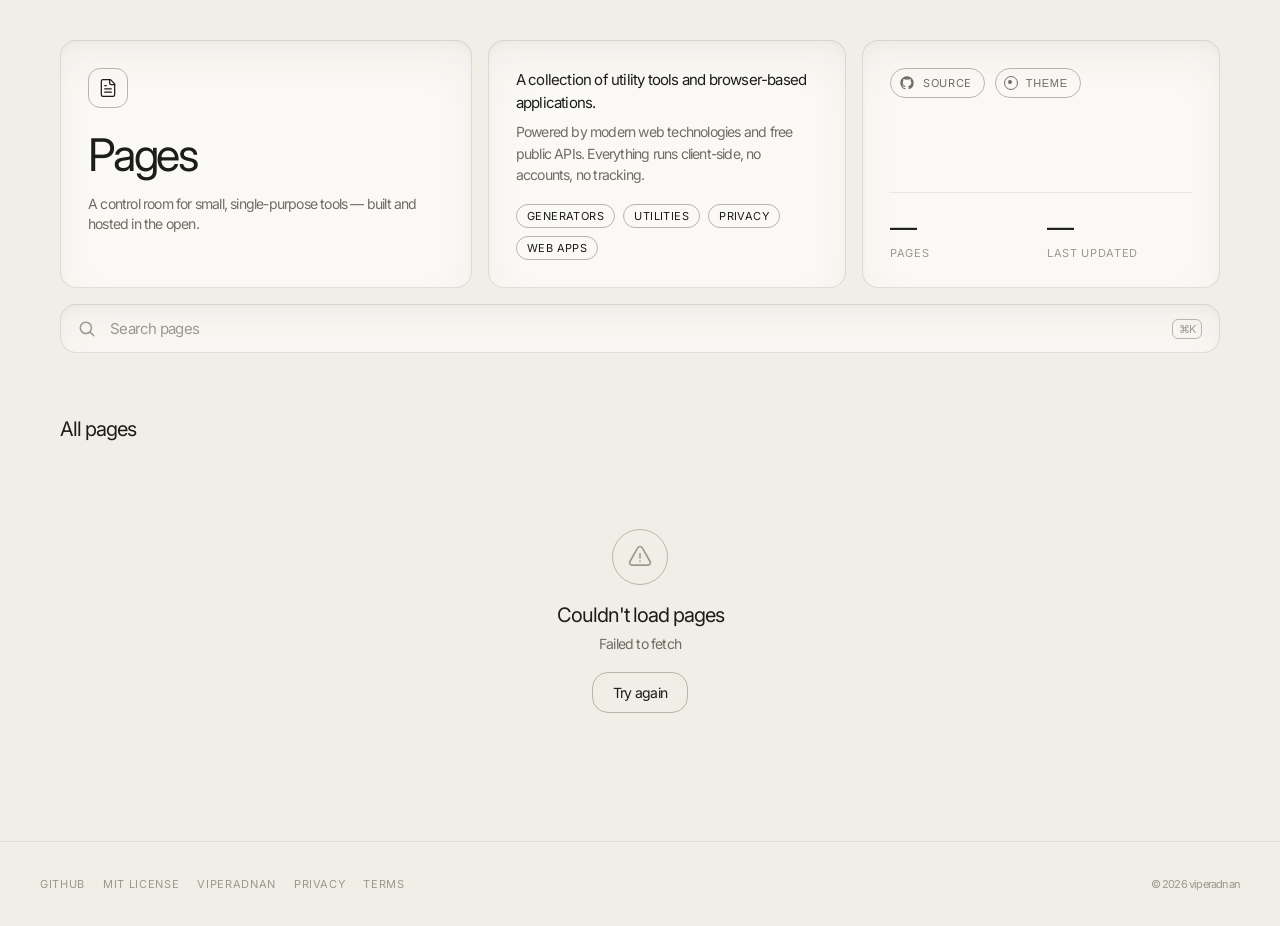
<file: index.html>
<!DOCTYPE html>
<html lang="en">
<head>
    <meta charset="UTF-8">
    <meta name="viewport" content="width=device-width, initial-scale=1.0">

    <!-- Primary Meta Tags -->
    <title>Pages | viperadnan — Utility Tools & Browser Applications</title>
    <meta name="title" content="Pages | viperadnan — Utility Tools & Browser Applications">
    <meta name="description" content="A collection of utility tools and browser-based applications. Powered by modern web technologies and free public APIs. UUID generators, privacy policies, code utilities and more.">
    <meta name="keywords" content="web tools, browser utilities, uuid generator, privacy policy, code tools, viperadnan, github pages, online tools, free utilities, web applications">
    <meta name="author" content="viperadnan">
    <meta name="robots" content="index, follow, max-image-preview:large, max-snippet:-1, max-video-preview:-1">
    <meta name="language" content="English">
    <meta name="revisit-after" content="7 days">
    <meta name="generator" content="GitHub Pages">

    <!-- Theme Color -->
    <meta name="theme-color" content="#1c1c1a" media="(prefers-color-scheme: dark)">
    <meta name="theme-color" content="#f0eee7" media="(prefers-color-scheme: light)">
    <meta name="color-scheme" content="light dark">
    <meta name="apple-mobile-web-app-capable" content="yes">
    <meta name="apple-mobile-web-app-status-bar-style" content="black-translucent">
    <meta name="apple-mobile-web-app-title" content="Pages">

    <!-- Canonical URL -->
    <link rel="canonical" href="https://viperadnan.com/pages/">

    <!-- Open Graph / Facebook -->
    <meta property="og:type" content="website">
    <meta property="og:url" content="https://viperadnan.com/pages/">
    <meta property="og:title" content="Pages | viperadnan — Utility Tools & Browser Applications">
    <meta property="og:description" content="A collection of utility tools and browser-based applications. Powered by modern web technologies and free public APIs.">
    <meta property="og:image" content="https://viperadnan.com/pages/og.png">
    <meta property="og:image:type" content="image/png">
    <meta property="og:image:width" content="1200">
    <meta property="og:image:height" content="630">
    <meta property="og:image:alt" content="Pages by viperadnan — A collection of utility tools and browser-based applications">
    <meta property="og:site_name" content="viperadnan Pages">
    <meta property="og:locale" content="en_US">

    <!-- Twitter -->
    <meta name="twitter:card" content="summary_large_image">
    <meta name="twitter:url" content="https://viperadnan.com/pages/">
    <meta name="twitter:title" content="Pages | viperadnan — Utility Tools & Browser Applications">
    <meta name="twitter:description" content="A collection of utility tools and browser-based applications. Powered by modern web technologies and free public APIs.">
    <meta name="twitter:image" content="https://viperadnan.com/pages/og.png">
    <meta name="twitter:image:alt" content="Pages by viperadnan — A collection of utility tools and browser-based applications">
    <meta name="twitter:site" content="@viperadn">
    <meta name="twitter:creator" content="@viperadn">

    <!-- Favicon — teal-lime accent -->
    <link rel="icon" type="image/svg+xml" href="data:image/svg+xml,<svg xmlns='http://www.w3.org/2000/svg' viewBox='0 0 100 100'><rect width='100' height='100' rx='22' fill='%23232320'/><rect x='18' y='18' width='64' height='10' rx='5' fill='%233fe0a6'/><rect x='18' y='44' width='44' height='8' rx='4' fill='%23a3a29c'/><rect x='18' y='64' width='54' height='8' rx='4' fill='%23a3a29c'/></svg>">
    <link rel="apple-touch-icon" href="data:image/svg+xml,<svg xmlns='http://www.w3.org/2000/svg' viewBox='0 0 100 100'><rect width='100' height='100' rx='22' fill='%23232320'/><rect x='18' y='18' width='64' height='10' rx='5' fill='%233fe0a6'/><rect x='18' y='44' width='44' height='8' rx='4' fill='%23a3a29c'/><rect x='18' y='64' width='54' height='8' rx='4' fill='%23a3a29c'/></svg>">

    <!-- Preconnect -->
    <link rel="preconnect" href="https://api.github.com" crossorigin>
    <link rel="preconnect" href="https://fonts.googleapis.com">
    <link rel="preconnect" href="https://fonts.gstatic.com" crossorigin>
    <link rel="dns-prefetch" href="https://api.github.com">

    <!-- Inter — single-typeface system, Styrene substitute -->
    <link href="https://fonts.googleapis.com/css2?family=Inter:wght@400;500&display=swap" rel="stylesheet">

    <!-- Structured Data - WebSite -->
    <script type="application/ld+json">
    {
        "@context": "https://schema.org",
        "@type": "WebSite",
        "name": "Pages | viperadnan",
        "alternateName": "viperadnan Utility Pages",
        "description": "A collection of utility tools and browser-based applications. Powered by modern web technologies and free public APIs.",
        "url": "https://viperadnan.com/pages/",
        "inLanguage": "en-US",
        "author": { "@type": "Person", "name": "viperadnan", "url": "https://github.com/viperadnan-git" },
        "publisher": { "@type": "Person", "name": "viperadnan" }
    }
    </script>
    <script type="application/ld+json">
    {
        "@context": "https://schema.org",
        "@type": "CollectionPage",
        "name": "Utility Pages Collection",
        "description": "Browse all available utility tools and browser-based applications",
        "url": "https://viperadnan.com/pages/",
        "isPartOf": { "@type": "WebSite", "name": "Pages | viperadnan", "url": "https://viperadnan.com/pages/" }
    }
    </script>

    <style>
        /* ============ Tokens — herding.app (dark native + warm-light) ============ */
        :root {
            --font: 'Inter', ui-sans-serif, system-ui, -apple-system, BlinkMacSystemFont, 'Segoe UI', Roboto, sans-serif;
            --tracking: -0.05em;

            /* light (warm inversion) */
            --bg:      #e6e4dc;
            --canvas:  #f0eee7;
            --card:    #faf9f5;
            --card-2:  #ecebe3;
            --lift:    #e3e1d8;
            --border:  #d9d7cd;
            --hairline: rgba(28,28,26,0.08);
            --text:    #1c1c1a;
            --text-2:  #6f6e66;
            --text-3:  #9a998f;
            --outline: #b7b6ac;
            --well: inset rgba(60,55,35,0.05) 0 20px 40px 0, inset rgba(60,55,35,0.03) 0 6px 10px 0, inset rgba(28,28,26,0.10) 0 0 0 1px;
            --accent: #2ea88c;
        }
        .dark {
            --bg:      #1c1c1a;
            --canvas:  #2e2e2b;
            --card:    #232320;
            --card-2:  #35352f;
            --lift:    #3e3e38;
            --border:  #161615;
            --hairline: rgba(255,255,254,0.07);
            --text:    #fffffe;
            --text-2:  #a3a29c;
            --text-3:  #7f7e77;
            --outline: #56554e;
            --well: inset rgba(8,9,1,0.08) 0 56px 72px 0, inset rgba(8,9,1,0.024) 0 24px 29px 0, inset rgba(8,9,1,0.02) 0 11px 14px 0, inset rgba(8,9,1,0.01) 0 6px 7px 0, inset rgba(8,9,1,0.008) 0 2.5px 2px 0, inset rgba(8,9,1,0.047) 0 0 0 1px;
            --accent: #3fe0a6;
        }
        :root { --gradient: linear-gradient(105deg, #2ad4d8 0%, #3fe0a6 50%, #c8f57a 100%); }

        /* ============ Base ============ */
        *, *::before, *::after { box-sizing: border-box; }
        html { scroll-behavior: smooth; -webkit-text-size-adjust: 100%; }
        body {
            margin: 0;
            font-family: var(--font);
            font-weight: 400;
            letter-spacing: var(--tracking);
            background: var(--canvas);
            color: var(--text);
            min-height: 100vh;
            display: flex;
            flex-direction: column;
            -webkit-font-smoothing: antialiased;
            text-rendering: optimizeLegibility;
            transition: background .3s ease, color .3s ease;
        }
        a { color: inherit; text-decoration: none; }
        img { display: block; max-width: 100%; }
        ::selection { background: var(--accent); color: #14231b; }

        ::-webkit-scrollbar { width: 10px; height: 10px; }
        ::-webkit-scrollbar-track { background: transparent; }
        ::-webkit-scrollbar-thumb { background: var(--outline); border-radius: 999px; border: 3px solid var(--canvas); }

        .wrap { width: 100%; max-width: 1200px; margin: 0 auto; padding: 0 20px; }

        /* ============ Shared bits ============ */
        .eyebrow {
            font-size: 11px; line-height: 1.2; letter-spacing: 0.06em;
            text-transform: uppercase; color: var(--text-3);
        }
        .chip {
            display: inline-flex; align-items: center;
            font-size: 11px; letter-spacing: 0.04em; text-transform: uppercase;
            color: var(--text); border: 1px solid var(--outline);
            padding: 4px 10px; border-radius: 999px; white-space: nowrap;
        }
        .btn {
            display: inline-flex; align-items: center; justify-content: center; gap: 8px;
            font-family: var(--font); font-size: 14px; letter-spacing: var(--tracking);
            color: var(--text); background: transparent;
            border: 1px solid var(--outline); border-radius: 16px;
            padding: 11px 20px; cursor: pointer;
            transition: border-color .2s ease, background .2s ease, color .2s ease;
        }
        .btn:hover { border-color: var(--text); }
        .btn:focus-visible { outline: 2px solid var(--accent); outline-offset: 2px; }
        .btn svg { width: 16px; height: 16px; }

        /* icon button (github / theme) */
        .icon-btn {
            display: inline-flex; align-items: center; gap: 8px;
            font-size: 11px; letter-spacing: 0.06em; text-transform: uppercase;
            color: var(--text-2); background: transparent;
            border: 1px solid var(--outline); border-radius: 999px;
            padding: 6px 12px 6px 8px; height: 30px; cursor: pointer;
            transition: border-color .2s ease, color .2s ease;
        }
        .icon-btn:hover { border-color: var(--text); color: var(--text); }
        .icon-btn:focus-visible { outline: 2px solid var(--accent); outline-offset: 2px; }
        .knob { width: 14px; height: 14px; border-radius: 999px; border: 1px solid currentColor; position: relative; }
        .knob::after { content: ''; position: absolute; inset: 3px auto 3px 3px; width: 4px; height: 4px; border-radius: 999px; background: currentColor; transition: transform .25s ease; }
        .dark .knob::after { transform: translateX(6px); }

        /* ============ Skip link ============ */
        .skip { position: absolute; left: -999px; top: 8px; z-index: 100; }
        .skip:focus { left: 20px; background: var(--card); color: var(--text); padding: 10px 16px; border-radius: 12px; border: 1px solid var(--outline); }

        /* ============ Hero — 3-column grid ============ */
        .hero { padding: 40px 0 24px; }
        .hero-grid {
            display: grid; gap: 16px;
            grid-template-columns: 1.15fr 1fr 1fr;
        }
        .panel {
            background: var(--card); border-radius: 16px; padding: 28px;
            box-shadow: var(--well);
        }
        .brand-mark {
            display: inline-flex; align-items: center; justify-content: center;
            width: 40px; height: 40px; border-radius: 12px;
            border: 1px solid var(--outline); color: var(--text); margin-bottom: 22px;
        }
        .brand-mark svg { width: 20px; height: 20px; }
        .display {
            font-size: clamp(38px, 6vw, 45px); line-height: 1.12; letter-spacing: -0.05em;
            font-weight: 400; margin: 0;
        }
        .brand-tag { margin-top: 14px; font-size: 14px; line-height: 1.4; color: var(--text-2); }

        .panel-desc { display: flex; flex-direction: column; }
        .lead { font-size: 15px; line-height: 1.56; color: var(--text); margin: 0 0 6px; }
        .sub { font-size: 14px; line-height: 1.56; color: var(--text-2); margin: 0 0 18px; }
        .chips { display: flex; flex-wrap: wrap; gap: 8px; margin-top: auto; }

        .panel-actions { display: flex; flex-direction: column; }
        .actions-top { display: flex; flex-wrap: wrap; gap: 10px; margin-bottom: 22px; }
        .stats { display: grid; grid-template-columns: 1fr 1fr; gap: 12px; margin-top: auto; padding-top: 20px; border-top: 1px solid var(--hairline); }
        .stat-val { font-size: 27px; line-height: 1.1; letter-spacing: -0.05em; }
        .stat-label { font-size: 11px; text-transform: uppercase; letter-spacing: 0.06em; color: var(--text-3); margin-top: 4px; }

        /* ============ Search — inset well ============ */
        .search { margin-top: 16px; }
        .search-well {
            display: flex; align-items: center; gap: 12px;
            background: var(--card); border-radius: 16px; padding: 14px 18px;
            box-shadow: var(--well);
        }
        .search-well svg.ico { width: 18px; height: 18px; color: var(--text-3); flex: none; }
        .search-well input {
            flex: 1; min-width: 0; background: transparent; border: none; outline: none;
            font-family: var(--font); font-size: 15px; letter-spacing: var(--tracking);
            color: var(--text);
        }
        .search-well input::placeholder { color: var(--text-3); }
        kbd {
            font-family: var(--font); font-size: 11px; color: var(--text-3);
            border: 1px solid var(--outline); border-radius: 6px; padding: 2px 6px;
        }

        /* ============ Featured gradient banner (the single color event) ============ */
        .featured { margin-top: 32px; }
        .banner {
            display: grid; grid-template-columns: 1fr 1.15fr; gap: 28px; align-items: center;
            background: var(--gradient); border-radius: 16px; padding: 32px;
        }
        .banner-info { color: #14231b; }
        .banner-eyebrow { font-size: 11px; text-transform: uppercase; letter-spacing: 0.1em; color: rgba(20,35,27,0.7); }
        .banner-title { font-size: 27px; line-height: 1.2; letter-spacing: -0.05em; margin: 10px 0 8px; }
        .banner-desc { font-size: 14px; line-height: 1.5; color: rgba(20,35,27,0.78); margin: 0 0 20px; max-width: 42ch; }
        .btn-dark {
            display: inline-flex; align-items: center; gap: 8px;
            font-family: var(--font); font-size: 14px; letter-spacing: var(--tracking);
            color: #14231b; border: 1px solid rgba(20,35,27,0.35); border-radius: 16px;
            padding: 11px 20px; transition: border-color .2s ease, background .2s ease;
        }
        .btn-dark:hover { border-color: #14231b; background: rgba(20,35,27,0.06); }
        .banner-mockup {
            border-radius: 12px; overflow: hidden; background: #232320;
            aspect-ratio: 1200 / 630; position: relative;
            box-shadow: inset rgba(8,9,1,0.22) 0 40px 60px 0, inset rgba(8,9,1,0.35) 0 0 0 1px;
        }
        .banner-mockup img { position: absolute; inset: 0; width: 100%; height: 100%; object-fit: cover; object-position: center; opacity: 0; transition: opacity .4s ease; }
        .banner-mockup img.is-loaded { opacity: 1; }
        .banner-mockup .ph { position: absolute; inset: 0; display: grid; place-items: center; color: #56554e; font-size: 56px; }

        /* ============ Section head ============ */
        .section-head { display: flex; align-items: baseline; justify-content: space-between; gap: 16px; margin: 40px 0 16px; }
        .section-head h2 { font-size: 20px; line-height: 1.2; letter-spacing: -0.05em; font-weight: 400; margin: 0; }
        .count-note { font-size: 11px; text-transform: uppercase; letter-spacing: 0.06em; color: var(--text-3); }

        /* ============ Pages grid ============ */
        main { flex: 1; padding-bottom: 56px; }
        .grid { display: grid; grid-template-columns: repeat(3, 1fr); gap: 16px; }

        .card {
            display: flex; flex-direction: column;
            background: var(--card); border-radius: 16px; padding: 12px;
            box-shadow: var(--well);
            transition: transform .25s cubic-bezier(.4,0,.2,1), background .25s ease;
        }
        .card:hover { transform: translateY(-3px); background: var(--card-2); }
        .card:focus-within { outline: 2px solid var(--accent); outline-offset: 2px; }
        .card a { display: flex; flex-direction: column; height: 100%; }

        .media { position: relative; aspect-ratio: 1200 / 630; border-radius: 7.5px; overflow: hidden; background: var(--card-2); }
        .media img { position: absolute; inset: 0; width: 100%; height: 100%; object-fit: cover; object-position: center; opacity: 0; transition: opacity .35s ease; }
        .media img.is-loaded { opacity: 1; }
        .ph { position: absolute; inset: 0; display: grid; place-items: center; color: var(--text-3); }
        .ph-glyph { font-size: 44px; letter-spacing: -0.05em; opacity: .8; }
        .ph-dots { position: absolute; inset: 0; opacity: .4;
            background-image: radial-gradient(var(--outline) 1px, transparent 1px);
            background-size: 14px 14px; }

        .card-body { display: flex; flex-direction: column; flex: 1; padding: 16px 8px 8px; }
        .card-title { font-size: 20px; line-height: 1.2; letter-spacing: -0.05em; font-weight: 400; margin: 0 0 6px; }
        .card:hover .card-title { color: var(--text); }
        .card-desc { font-size: 14px; line-height: 1.5; color: var(--text-2); margin: 0 0 16px; flex: 1;
            display: -webkit-box; -webkit-line-clamp: 2; -webkit-box-orient: vertical; overflow: hidden; }
        .card-meta { display: flex; align-items: center; justify-content: space-between; font-size: 11px; text-transform: uppercase; letter-spacing: 0.05em; color: var(--text-3); }
        .card-open { opacity: 0; transition: opacity .2s ease; }
        .card:hover .card-open { opacity: 1; color: var(--text); }

        /* ============ Skeleton ============ */
        .sk { position: relative; overflow: hidden; background: var(--card-2); border-radius: 7.5px; }
        .sk::after { content: ''; position: absolute; inset: 0; transform: translateX(-100%);
            background: linear-gradient(90deg, transparent, var(--hairline), transparent);
            animation: shimmer 1.5s infinite; }
        @keyframes shimmer { 100% { transform: translateX(100%); } }
        .sk-line { height: 12px; border-radius: 4px; }

        /* ============ States ============ */
        .state { text-align: center; padding: 72px 20px; }
        .state-ico { display: inline-grid; place-items: center; width: 56px; height: 56px; border-radius: 999px; border: 1px solid var(--outline); color: var(--text-3); margin-bottom: 18px; }
        .state-ico svg { width: 26px; height: 26px; }
        .state h3 { font-size: 20px; font-weight: 400; letter-spacing: -0.05em; margin: 0 0 8px; }
        .state p { font-size: 14px; color: var(--text-2); margin: 0 auto 20px; max-width: 40ch; }

        /* ============ Footer ============ */
        footer { border-top: 1px solid var(--hairline); }
        .foot { display: flex; align-items: center; justify-content: space-between; flex-wrap: wrap; gap: 12px; padding: 24px 0; }
        .foot-links { display: flex; flex-wrap: wrap; gap: 18px; font-size: 11px; text-transform: uppercase; letter-spacing: 0.06em; color: var(--text-3); }
        .foot-links a:hover { color: var(--text); }
        .foot-copy { font-size: 11px; color: var(--text-3); }

        .hidden { display: none !important; }

        /* ============ Motion / entrance ============ */
        @keyframes rise { from { opacity: 0; transform: translateY(12px); } to { opacity: 1; transform: translateY(0); } }
        .rise { animation: rise .5s cubic-bezier(.4,0,.2,1) both; }

        /* ============ Responsive ============ */
        @media (max-width: 900px) {
            .hero-grid { grid-template-columns: 1fr 1fr; }
            .panel-actions { grid-column: 1 / -1; }
            .banner { grid-template-columns: 1fr; }
            .grid { grid-template-columns: repeat(2, 1fr); }
        }
        @media (max-width: 600px) {
            .hero { padding: 24px 0 16px; }
            .hero-grid { grid-template-columns: 1fr; }
            .panel { padding: 22px; }
            .grid { grid-template-columns: 1fr; }
            .stats { grid-template-columns: 1fr 1fr; }
            .section-head { margin-top: 32px; }
        }
        @media (prefers-reduced-motion: reduce) {
            *, *::before, *::after { animation: none !important; transition: none !important; scroll-behavior: auto !important; }
        }
    </style>
</head>
<body>
    <a href="#main" class="skip">Skip to content</a>

    <!-- ================= HERO ================= -->
    <header class="hero">
        <div class="wrap">
            <div class="hero-grid">
                <!-- Brand -->
                <div class="panel rise" style="animation-delay:.02s">
                    <span class="brand-mark" aria-hidden="true">
                        <svg viewBox="0 0 24 24" fill="none" stroke="currentColor" stroke-width="1.5" stroke-linecap="round" stroke-linejoin="round">
                            <path d="M15 2H6a2 2 0 0 0-2 2v16a2 2 0 0 0 2 2h12a2 2 0 0 0 2-2V7Z"/>
                            <path d="M14 2v4a2 2 0 0 0 2 2h4"/><path d="M16 13H8"/><path d="M16 17H8"/><path d="M10 9H8"/>
                        </svg>
                    </span>
                    <h1 class="display">Pages</h1>
                    <p class="brand-tag">A control room for small, single-purpose tools — built and hosted in the open.</p>
                </div>

                <!-- Description -->
                <div class="panel panel-desc rise" style="animation-delay:.08s">
                    <p class="lead">A collection of utility tools and browser-based applications.</p>
                    <p class="sub">Powered by modern web technologies and free public APIs. Everything runs client-side, no accounts, no tracking.</p>
                    <div class="chips" aria-hidden="true">
                        <span class="chip">Generators</span>
                        <span class="chip">Utilities</span>
                        <span class="chip">Privacy</span>
                        <span class="chip">Web apps</span>
                    </div>
                </div>

                <!-- Actions + stats -->
                <div class="panel panel-actions rise" style="animation-delay:.14s">
                    <div class="actions-top">
                        <a href="https://github.com/viperadnan-git/pages" target="_blank" rel="noopener noreferrer" class="icon-btn" aria-label="View source on GitHub">
                            <svg width="16" height="16" fill="currentColor" viewBox="0 0 24 24" aria-hidden="true"><path fill-rule="evenodd" d="M12 2C6.477 2 2 6.484 2 12.017c0 4.425 2.865 8.18 6.839 9.504.5.092.682-.217.682-.483 0-.237-.008-.868-.013-1.703-2.782.605-3.369-1.343-3.369-1.343-.454-1.158-1.11-1.466-1.11-1.466-.908-.62.069-.608.069-.608 1.003.07 1.531 1.032 1.531 1.032.892 1.53 2.341 1.088 2.91.832.092-.647.35-1.088.636-1.338-2.22-.253-4.555-1.113-4.555-4.951 0-1.093.39-1.988 1.029-2.688-.103-.253-.446-1.272.098-2.65 0 0 .84-.27 2.75 1.026A9.564 9.564 0 0112 6.844c.85.004 1.705.115 2.504.337 1.909-1.296 2.747-1.027 2.747-1.027.546 1.379.202 2.398.1 2.651.64.7 1.028 1.595 1.028 2.688 0 3.848-2.339 4.695-4.566 4.943.359.309.678.92.678 1.855 0 1.338-.012 2.419-.012 2.747 0 .268.18.58.688.482A10.019 10.019 0 0022 12.017C22 6.484 17.522 2 12 2z" clip-rule="evenodd"/></svg>
                            Source
                        </a>
                        <button id="theme-toggle" class="icon-btn" aria-label="Toggle theme">
                            <span class="knob" aria-hidden="true"></span>
                            Theme
                        </button>
                    </div>
                    <div class="stats">
                        <div>
                            <div class="stat-val" id="page-count">—</div>
                            <div class="stat-label">Pages</div>
                        </div>
                        <div>
                            <div class="stat-val" id="last-updated">—</div>
                            <div class="stat-label">Last updated</div>
                        </div>
                    </div>
                </div>
            </div>

            <!-- Search -->
            <div class="search rise" style="animation-delay:.2s">
                <label for="search-input" class="skip">Search pages</label>
                <div class="search-well">
                    <svg class="ico" fill="none" viewBox="0 0 24 24" stroke="currentColor" stroke-width="2" aria-hidden="true"><path stroke-linecap="round" stroke-linejoin="round" d="M21 21l-5.197-5.197m0 0A7.5 7.5 0 105.196 5.196a7.5 7.5 0 0010.607 10.607z"/></svg>
                    <input type="search" id="search-input" name="q" placeholder="Search pages" autocomplete="off">
                    <kbd aria-hidden="true">⌘K</kbd>
                </div>
            </div>
        </div>
    </header>

    <!-- ================= FEATURED ================= -->
    <section class="featured hidden" id="featured" aria-label="Latest page">
        <div class="wrap">
            <div class="banner">
                <div class="banner-info">
                    <span class="banner-eyebrow">Latest addition</span>
                    <h2 class="banner-title" id="feat-title"></h2>
                    <p class="banner-desc" id="feat-desc"></p>
                    <a class="btn-dark" id="feat-link" href="#" target="_blank" rel="noopener noreferrer">
                        Open page
                        <svg width="15" height="15" fill="none" viewBox="0 0 24 24" stroke="currentColor" stroke-width="2" aria-hidden="true"><path stroke-linecap="round" stroke-linejoin="round" d="M7 17L17 7M17 7H8m9 0v9"/></svg>
                    </a>
                </div>
                <div class="banner-mockup">
                    <div class="ph" id="feat-ph"></div>
                    <img id="feat-img" alt="">
                </div>
            </div>
        </div>
    </section>

    <!-- ================= MAIN ================= -->
    <main id="main">
        <div class="wrap">
            <div class="section-head">
                <h2>All pages</h2>
                <span class="count-note" id="count-note"></span>
            </div>

            <!-- Loading -->
            <div class="grid" id="loading" role="status" aria-label="Loading pages">
                <span class="skip">Loading pages…</span>
            </div>

            <!-- Grid -->
            <div class="grid hidden" id="grid" role="list"></div>

            <!-- Empty -->
            <div class="state hidden" id="empty" role="status">
                <span class="state-ico"><svg fill="none" viewBox="0 0 24 24" stroke="currentColor" stroke-width="1.5" aria-hidden="true"><path stroke-linecap="round" stroke-linejoin="round" d="M21 21l-5.197-5.197m0 0A7.5 7.5 0 105.196 5.196a7.5 7.5 0 0010.607 10.607z"/></svg></span>
                <h3>Nothing here</h3>
                <p>No pages match your search. Try a different term.</p>
            </div>

            <!-- Error -->
            <div class="state hidden" id="error" role="alert">
                <span class="state-ico"><svg fill="none" viewBox="0 0 24 24" stroke="currentColor" stroke-width="1.5" aria-hidden="true"><path stroke-linecap="round" stroke-linejoin="round" d="M12 9v3.75m-9.303 3.376c-.866 1.5.217 3.374 1.948 3.374h14.71c1.73 0 2.813-1.874 1.948-3.374L13.949 3.378c-.866-1.5-3.032-1.5-3.898 0L2.697 16.126zM12 15.75h.007v.008H12v-.008z"/></svg></span>
                <h3>Couldn't load pages</h3>
                <p id="error-message">Something went wrong while fetching data.</p>
                <button class="btn" onclick="loadPages()">Try again</button>
            </div>
        </div>
    </main>

    <!-- ================= FOOTER ================= -->
    <footer>
        <div class="wrap foot">
            <nav class="foot-links" aria-label="Footer">
                <a href="https://github.com/viperadnan-git/pages" target="_blank" rel="noopener noreferrer">GitHub</a>
                <a href="https://github.com/viperadnan-git/pages/blob/main/LICENSE" target="_blank" rel="noopener noreferrer">MIT License</a>
                <a href="https://github.com/viperadnan-git" target="_blank" rel="noopener noreferrer">viperadnan</a>
                <a href="privacy/">Privacy</a>
                <a href="terms/">Terms</a>
            </nav>
            <p class="foot-copy">© <span id="year"></span> viperadnan</p>
        </div>
    </footer>

    <script>
        const CONFIG = {
            owner: 'viperadnan-git',
            repo: 'pages',
            branch: 'main',
            apiBase: 'https://api.github.com',
            excludeDirs: ['.github', 'node_modules', 'assets', 'css', 'js', 'images', 'docs'],
            indexFiles: ['index.html', 'index.htm', 'index.md']
        };

        const $ = (s) => document.querySelector(s);
        const els = {
            loading: $('#loading'), grid: $('#grid'), empty: $('#empty'), error: $('#error'),
            errorMsg: $('#error-message'), search: $('#search-input'),
            pageCount: $('#page-count'), lastUpdated: $('#last-updated'), countNote: $('#count-note'),
            featured: $('#featured'), featTitle: $('#feat-title'), featDesc: $('#feat-desc'),
            featLink: $('#feat-link'), featImg: $('#feat-img'), featPh: $('#feat-ph')
        };

        let allPages = [];

        /* ---------- Theme ---------- */
        const initTheme = () => {
            const stored = localStorage.getItem('theme');
            const prefersDark = window.matchMedia('(prefers-color-scheme: dark)').matches;
            document.documentElement.classList.toggle('dark', stored ? stored === 'dark' : prefersDark);
        };
        $('#theme-toggle').addEventListener('click', () => {
            const dark = document.documentElement.classList.toggle('dark');
            localStorage.setItem('theme', dark ? 'dark' : 'light');
        });
        window.matchMedia('(prefers-color-scheme: dark)').addEventListener('change', (e) => {
            if (!localStorage.getItem('theme')) document.documentElement.classList.toggle('dark', e.matches);
        });
        initTheme();
        $('#year').textContent = new Date().getFullYear();

        /* ---------- Utils ---------- */
        const slug = (n) => n.replace(/[^a-zA-Z0-9]/g, '-');
        const title = (n) => n.replace(/[-_]/g, ' ').replace(/\b\w/g, c => c.toUpperCase());
        const relDate = (d) => {
            const diff = Math.floor((Date.now() - new Date(d)) / 864e5);
            if (diff <= 0) return 'Today';
            if (diff === 1) return 'Yesterday';
            if (diff < 7) return diff + 'd ago';
            if (diff < 30) return Math.floor(diff / 7) + 'w ago';
            if (diff < 365) return Math.floor(diff / 30) + 'mo ago';
            return Math.floor(diff / 365) + 'y ago';
        };

        /* ---------- API ---------- */
        const fetchJSON = async (url) => {
            const res = await fetch(url);
            if (!res.ok) {
                if (res.status === 403) throw new Error('GitHub rate limit reached. Please try again in a few minutes.');
                if (res.status === 404) throw new Error('Repository not found.');
                throw new Error(`Request failed (${res.status}).`);
            }
            return res.json();
        };
        const fetchRepo = () => fetchJSON(`${CONFIG.apiBase}/repos/${CONFIG.owner}/${CONFIG.repo}`);
        const fetchTree = () => fetchJSON(`${CONFIG.apiBase}/repos/${CONFIG.owner}/${CONFIG.repo}/git/trees/${CONFIG.branch}?recursive=1`);
        const fetchCommit = (path) => fetchJSON(`${CONFIG.apiBase}/repos/${CONFIG.owner}/${CONFIG.repo}/commits?path=${path}&per_page=1`).catch(() => []);

        // Pages share this origin, so read each page's own meta tags.
        const fetchMeta = async (url) => {
            try {
                const res = await fetch(url);
                if (!res.ok) throw 0;
                const doc = new DOMParser().parseFromString(await res.text(), 'text/html');
                const get = (sel) => doc.querySelector(sel)?.getAttribute('content') || null;
                const image = get('meta[property="og:image"]');
                return {
                    description: get('meta[name="description"]') || get('meta[property="og:description"]'),
                    image: image && new URL(image, url).href
                };
            } catch {
                return { description: null, image: null };
            }
        };

        /* ---------- Preview: og image → placeholder ---------- */
        const tryLoad = (src) => new Promise((res) => {
            if (!src) return res(false);
            const t = new Image();
            t.onload = () => res(true);
            t.onerror = () => res(false);
            t.src = src;
        });
        const loadPreview = async (page, img, ph) => {
            if (!img) return;
            const src = page.meta?.image;
            if (!(await tryLoad(src))) return;
            img.src = src;
            img.classList.add('is-loaded');
            if (ph) ph.classList.add('hidden');
        };

        /* ---------- Pages from tree ---------- */
        const pagesFromTree = (tree) => {
            const dirs = new Set();
            for (const item of tree) {
                if (item.type !== 'blob') continue;
                const parts = item.path.split('/');
                const file = parts.pop().toLowerCase();
                const dir = parts.join('/');
                if (!dir || !CONFIG.indexFiles.includes(file)) continue;
                if (CONFIG.excludeDirs.some(ex => dir.split('/').includes(ex))) continue;
                dirs.add(dir);
            }
            return [...dirs].map(dir => ({
                name: dir.split('/').pop(),
                path: dir,
                url: new URL(`${dir}/`, location.href).href,
                lastModified: null,
                meta: null
            }));
        };

        /* ---------- Card ---------- */
        const cardHTML = (page) => {
            const id = slug(page.name);
            const t = title(page.name);
            return `
              <article class="card" role="listitem">
                <a href="${page.url}" target="_blank" rel="noopener noreferrer" aria-label="Open ${t}">
                  <div class="media">
                    <div class="ph" id="ph-${id}"><span class="ph-dots"></span><span class="ph-glyph">${t[0] || 'P'}</span></div>
                    <img id="img-${id}" alt="">
                  </div>
                  <div class="card-body">
                    <h3 class="card-title">${t}</h3>
                    <p class="card-desc" id="desc-${id}">Loading…</p>
                    <div class="card-meta">
                      <time id="time-${id}" datetime="${page.lastModified || ''}">${page.lastModified ? relDate(page.lastModified) : '—'}</time>
                      <span class="card-open">Open →</span>
                    </div>
                  </div>
                </a>
              </article>`;
        };

        /* ---------- Render grid ---------- */
        const render = (pages) => {
            if (!pages.length) {
                els.grid.classList.add('hidden');
                els.empty.classList.remove('hidden');
                return;
            }
            els.empty.classList.add('hidden');
            els.grid.classList.remove('hidden');
            els.grid.innerHTML = pages.map(cardHTML).join('');

            pages.forEach(async (page) => {
                const id = slug(page.name);
                if (!page.meta) page.meta = await fetchMeta(page.url);
                const desc = $(`#desc-${id}`);
                if (desc) desc.textContent = page.meta.description || `Explore ${title(page.name)}.`;
                loadPreview(page, $(`#img-${id}`), $(`#ph-${id}`));
            });
        };

        /* ---------- Featured (latest) ---------- */
        const renderFeatured = async (page) => {
            if (!page) return;
            els.featured.classList.remove('hidden');
            els.featTitle.textContent = title(page.name);
            els.featLink.href = page.url;
            els.featPh.textContent = title(page.name)[0] || 'P';
            if (!page.meta) page.meta = await fetchMeta(page.url);
            els.featDesc.textContent = page.meta.description || `The most recently updated page in the collection.`;
            loadPreview(page, els.featImg, els.featPh);
        };

        /* ---------- Filter ---------- */
        const filter = (q) => {
            q = q.toLowerCase().trim();
            els.featured.classList.toggle('hidden', !!q || !allPages.length);
            const list = !q ? allPages : allPages.filter(p =>
                title(p.name).toLowerCase().includes(q) ||
                p.path.toLowerCase().includes(q) ||
                (p.meta?.description || '').toLowerCase().includes(q)
            );
            els.countNote.textContent = `${list.length} of ${allPages.length}`;
            render(list);
        };

        /* ---------- Load ---------- */
        const loadPages = async () => {
            els.loading.classList.remove('hidden');
            els.grid.classList.add('hidden');
            els.empty.classList.add('hidden');
            els.error.classList.add('hidden');
            els.featured.classList.add('hidden');
            els.loading.innerHTML = Array.from({ length: 6 }, () => `
              <article class="card">
                <div class="media sk"></div>
                <div class="card-body">
                  <div class="sk sk-line" style="height:18px;width:55%;margin-bottom:12px"></div>
                  <div class="sk sk-line" style="width:100%;margin-bottom:8px"></div>
                  <div class="sk sk-line" style="width:70%;margin-bottom:16px"></div>
                  <div class="sk sk-line" style="height:10px;width:30%"></div>
                </div>
              </article>`).join('');

            try {
                const [repo, tree] = await Promise.all([fetchRepo(), fetchTree()]);
                const pages = pagesFromTree(tree.tree);
                pages.forEach(p => p.lastModified = repo.pushed_at);
                allPages = pages;

                els.pageCount.textContent = pages.length;
                els.lastUpdated.textContent = relDate(repo.pushed_at);
                els.countNote.textContent = `${pages.length} of ${pages.length}`;

                els.loading.classList.add('hidden');
                render(pages);
                renderFeatured(pages[0]);

                // background: real per-page dates → re-sort → refresh latest
                const commits = await Promise.all(pages.map(p => fetchCommit(p.path)));
                commits.forEach((c, i) => {
                    const d = c[0]?.commit?.committer?.date;
                    if (!d) return;
                    pages[i].lastModified = d;
                    const el = $(`#time-${slug(pages[i].name)}`);
                    if (el) { el.textContent = relDate(d); el.setAttribute('datetime', d); }
                });
                allPages.sort((a, b) => new Date(b.lastModified) - new Date(a.lastModified));
                if (!els.search.value.trim()) {
                    render(allPages);
                    renderFeatured(allPages[0]);
                }
            } catch (err) {
                console.error(err);
                els.loading.classList.add('hidden');
                els.error.classList.remove('hidden');
                els.errorMsg.textContent = err.message || 'Something went wrong.';
            }
        };

        /* ---------- Events ---------- */
        els.search.addEventListener('input', (e) => filter(e.target.value));
        document.addEventListener('keydown', (e) => {
            if ((e.metaKey || e.ctrlKey) && e.key === 'k') { e.preventDefault(); els.search.focus(); els.search.select(); }
            if (e.key === 'Escape' && document.activeElement === els.search) { els.search.value = ''; filter(''); els.search.blur(); }
        });

        loadPages();
    </script>
</body>
</html>
</file>
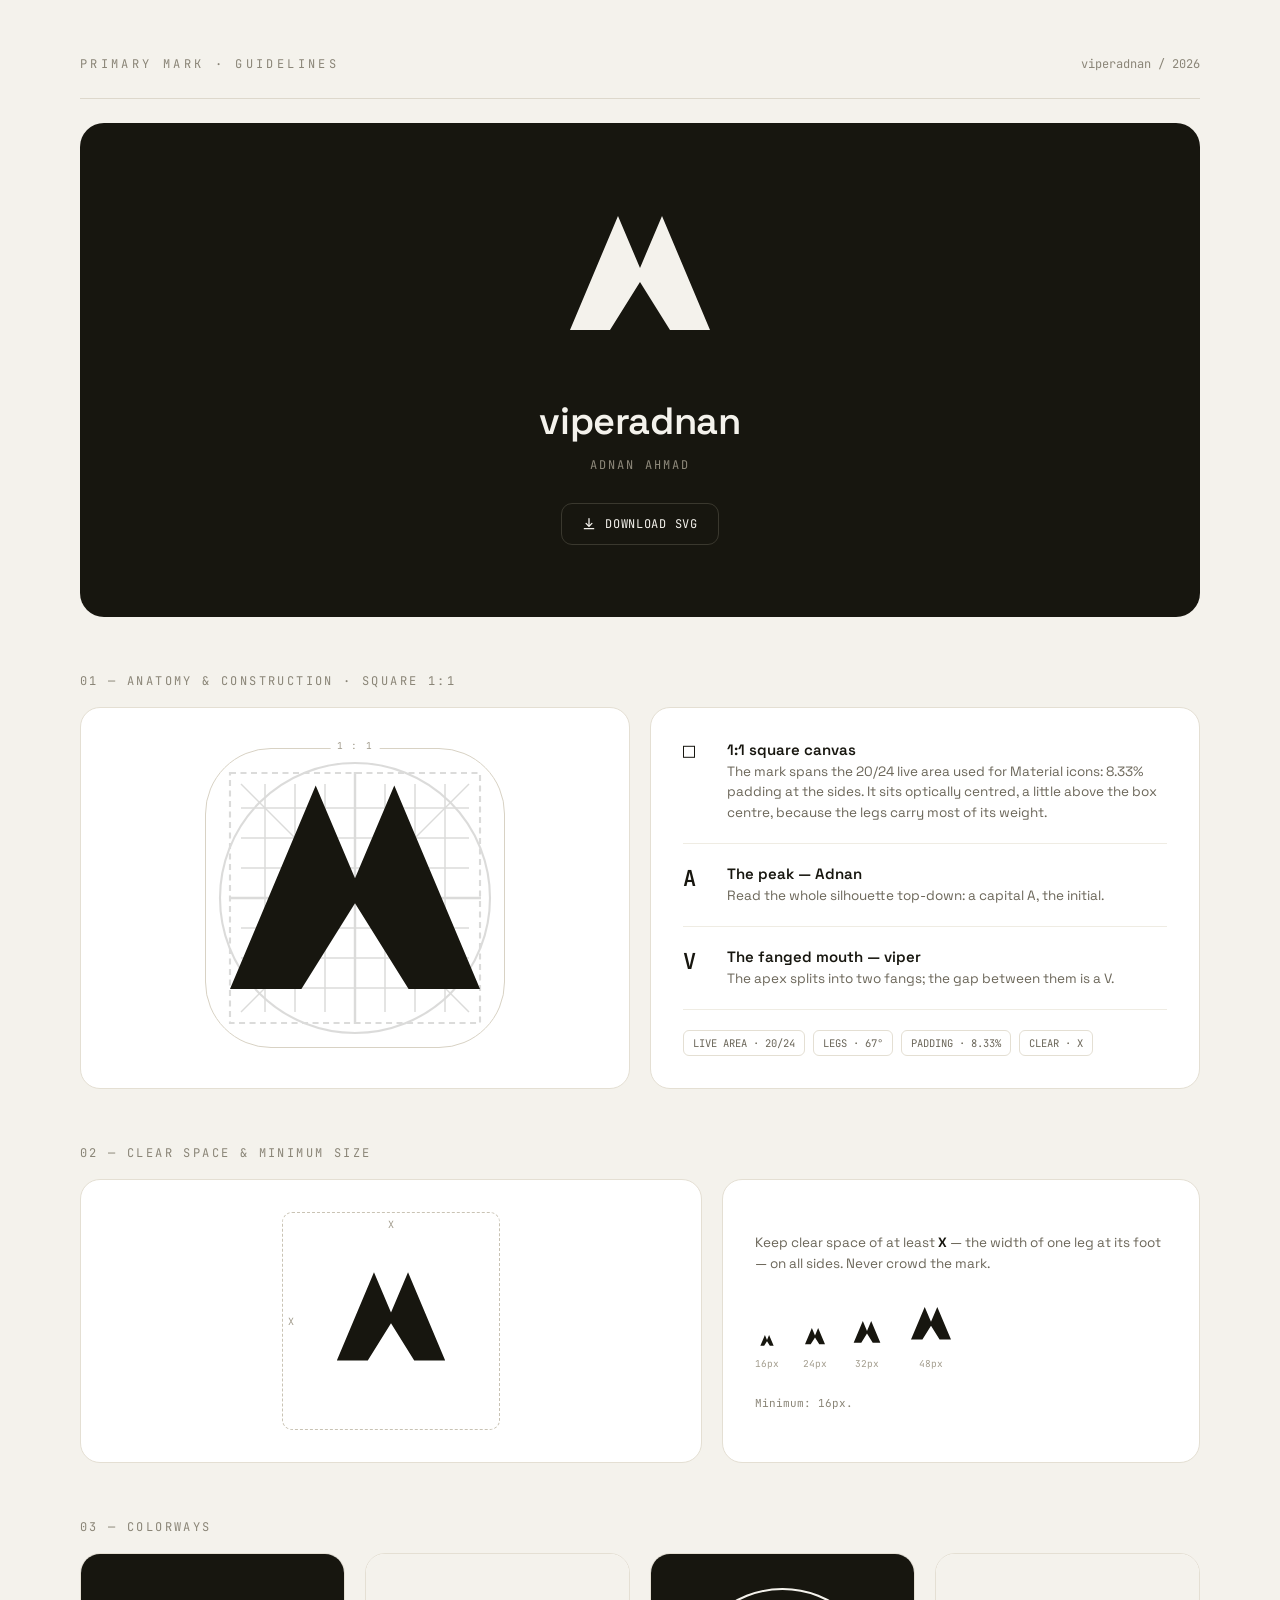
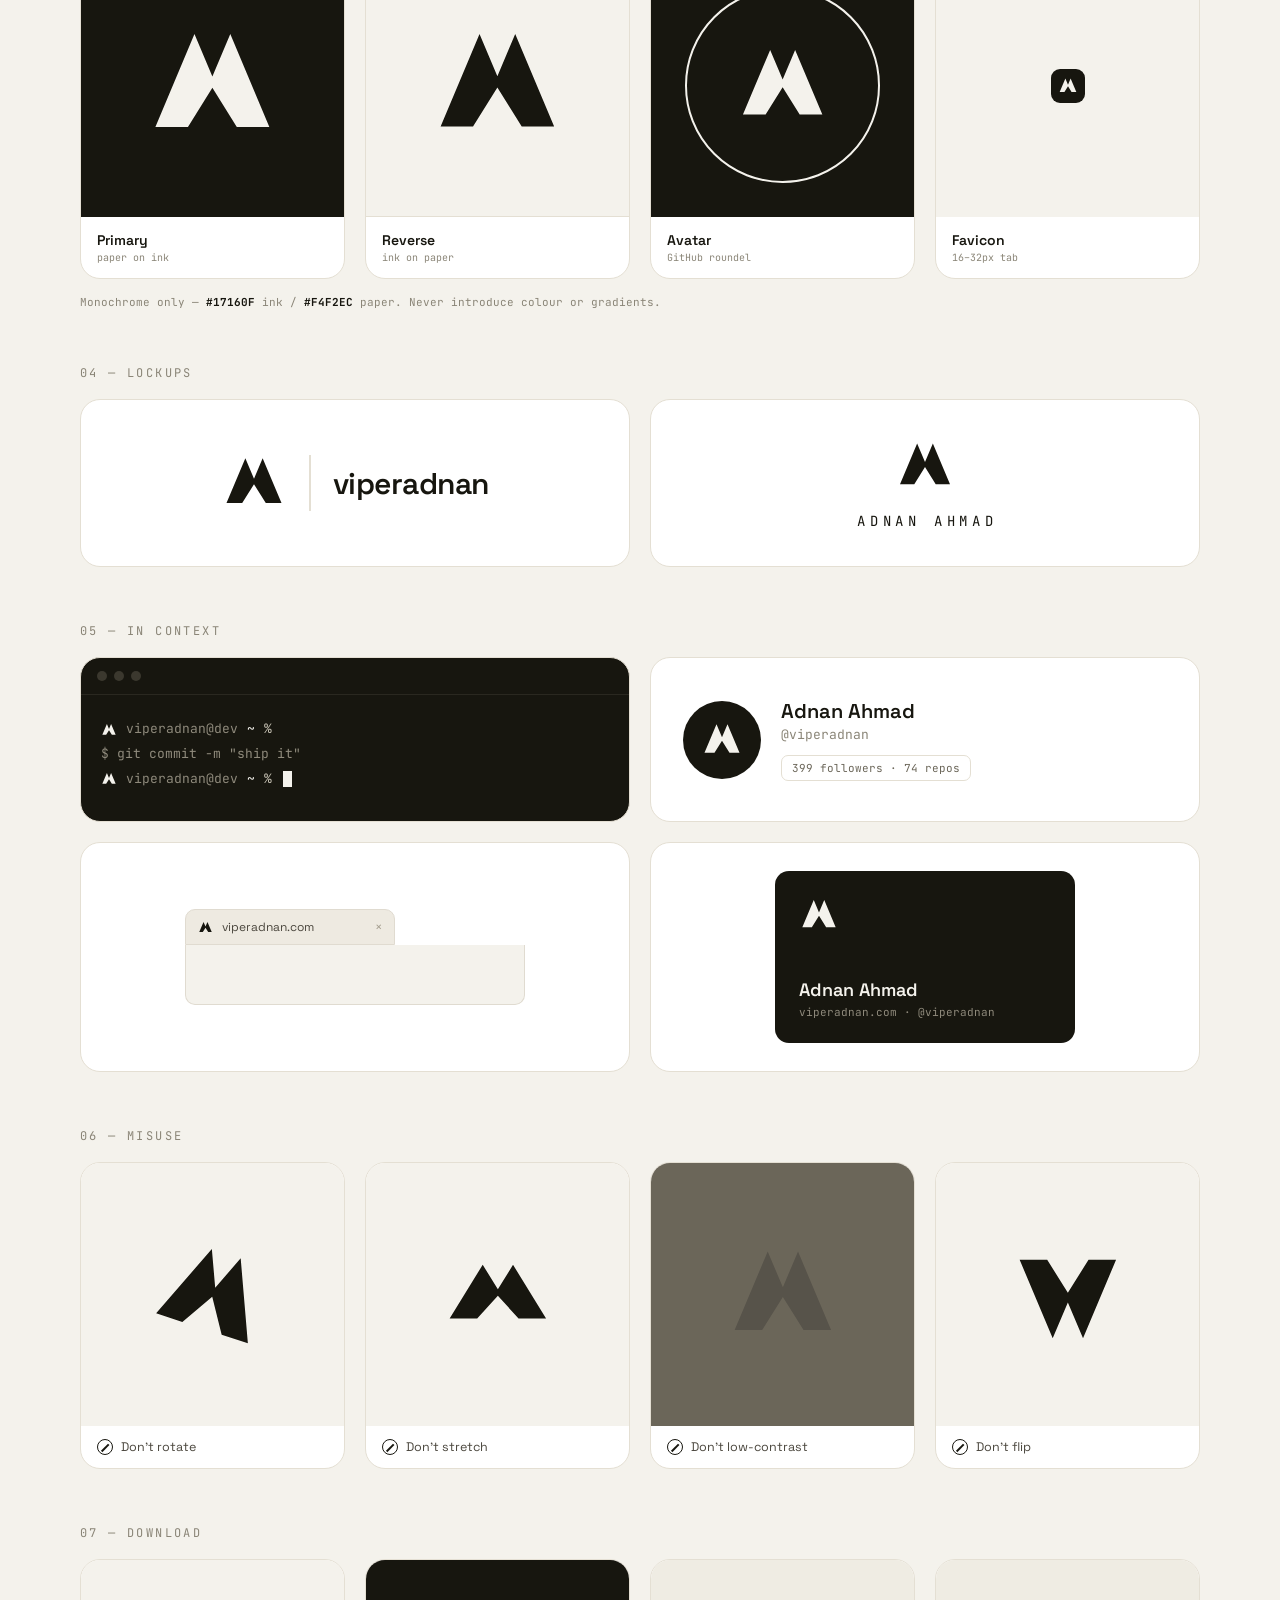
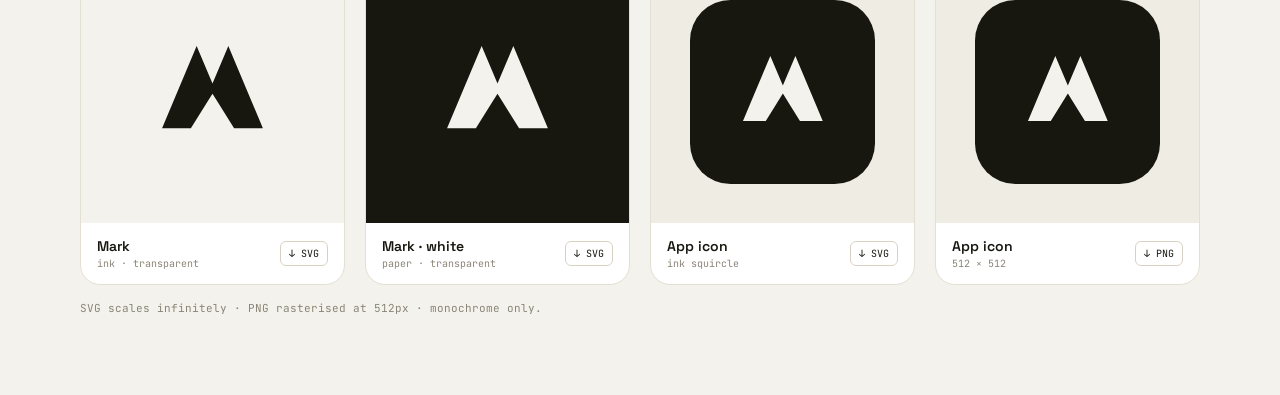
<file: brand/index.html>
<!DOCTYPE html>
<html lang="en">
<head>
<meta charset="utf-8">
<meta name="viewport" content="width=device-width, initial-scale=1">
<title>viperadnan · Primary Mark Guidelines</title>
<meta name="description" content="Brand guidelines for the viperadnan primary mark — anatomy, clear space, colorways, lockups, and downloadable assets. Monochrome ink on paper.">
<meta name="author" content="Adnan Ahmad">
<meta name="keywords" content="viperadnan, Adnan Ahmad, brand guidelines, logo, primary mark, visual identity, brand assets, logo download">
<meta name="robots" content="index, follow">
<meta name="theme-color" content="#17160f">
<link rel="canonical" href="https://viperadnan.com/pages/brand/">
<link rel="icon" href="data:image/svg+xml,<svg xmlns='http://www.w3.org/2000/svg' viewBox='8.33 8.17 83.34 83.34'><path d='M36.9 12.5 L50 43.45 L63.1 12.5 L91.67 80.36 L67.86 80.36 L50 51.79 L32.14 80.36 L8.33 80.36 Z' fill='%2317160F'/></svg>">

<!-- Open Graph -->
<meta property="og:type" content="website">
<meta property="og:site_name" content="viperadnan">
<meta property="og:locale" content="en_US">
<meta property="og:url" content="https://viperadnan.com/pages/brand/">
<meta property="og:title" content="viperadnan · Primary Mark Guidelines">
<meta property="og:description" content="Anatomy, clear space, colorways, lockups, and downloadable assets for the viperadnan mark.">
<meta property="og:image" content="https://viperadnan.com/pages/brand/og.png">
<meta property="og:image:type" content="image/png">
<meta property="og:image:width" content="1200">
<meta property="og:image:height" content="630">
<meta property="og:image:alt" content="The viperadnan primary mark on ink.">

<!-- Twitter -->
<meta name="twitter:card" content="summary_large_image">
<meta name="twitter:site" content="@viperadn">
<meta name="twitter:creator" content="@viperadn">
<meta name="twitter:title" content="viperadnan · Primary Mark Guidelines">
<meta name="twitter:description" content="Anatomy, clear space, colorways, lockups, and downloadable assets for the viperadnan mark.">
<meta name="twitter:image" content="https://viperadnan.com/pages/brand/og.png">
<meta name="twitter:image:alt" content="The viperadnan primary mark on ink.">

<script type="application/ld+json">
{
  "@context": "https://schema.org",
  "@type": "WebPage",
  "name": "viperadnan · Primary Mark Guidelines",
  "description": "Brand guidelines for the viperadnan primary mark — anatomy, clear space, colorways, lockups, and downloadable assets.",
  "url": "https://viperadnan.com/pages/brand/",
  "inLanguage": "en",
  "primaryImageOfPage": "https://viperadnan.com/pages/brand/og.png",
  "about": {
    "@type": "Brand",
    "name": "viperadnan",
    "logo": "https://viperadnan.com/pages/brand/og.png",
    "url": "https://viperadnan.com"
  },
  "author": {
    "@type": "Person",
    "name": "Adnan Ahmad",
    "alternateName": "viperadnan",
    "url": "https://viperadnan.com",
    "sameAs": ["https://github.com/viperadnan-git", "https://x.com/viperadn", "https://instagram.com/viperadnan"]
  }
}
</script>
<link rel="preconnect" href="https://fonts.googleapis.com">
<link rel="preconnect" href="https://fonts.gstatic.com" crossorigin>
<link href="https://fonts.googleapis.com/css2?family=Space+Grotesk:wght@400;500;600;700&family=JetBrains+Mono:wght@400;500;600;700&display=swap" rel="stylesheet">
<style>
  * { box-sizing: border-box; }
  html { -webkit-text-size-adjust: 100%; }
  body { margin: 0; }
  .page { min-height:100vh; background:#f4f2ec; color:#17160f; font-family:'Space Grotesk',sans-serif; -webkit-font-smoothing:antialiased; padding:56px clamp(20px,5vw,56px) 80px; }
  .wrap { max-width:1120px; margin:0 auto; }
  .grid { display:grid; gap:20px; }
  .grid > * { min-width:0; }
  .cols-2 { grid-template-columns:1fr 1fr; }
  .cols-clear { grid-template-columns:1.3fr 1fr; }
  .cols-4 { grid-template-columns:repeat(4,1fr); }
  .anatomy-box { position:relative; width:300px; height:300px; }
  .anatomy-box svg { width:100%; height:100%; }
  .dl, .hero-dl { transition:border-color .15s, background .15s, color .15s; }
  .dl > div:last-child { flex-wrap:wrap; row-gap:6px; }
  .dl:hover { border-color:#17160f; }
  .hero-dl:hover { background:#f4f2ec; color:#17160f; border-color:#f4f2ec; }
  .dl:focus-visible, .hero-dl:focus-visible { outline:2px solid #17160f; outline-offset:2px; }
  @media (max-width:900px) {
    .cols-4 { grid-template-columns:repeat(2,1fr); }
    .cols-2, .cols-clear { grid-template-columns:1fr; }
  }
  @media (max-width:560px) {
    .page { padding:32px 18px 56px; }
    .hero { padding:48px 28px !important; }
    .anatomy-box { width:min(260px,74vw); height:min(260px,74vw); }
    .eyebrow-row { flex-direction:column; align-items:flex-start !important; gap:6px; }
  }
  @media (prefers-reduced-motion:reduce) {
    * { transition:none !important; }
  }
</style>
</head>
<body>

<svg width="0" height="0" style="position:absolute" aria-hidden="true">
  <defs>
    <!-- Primary mark: fanged A/V chevron. 1:1 canvas, Material 20/24 live area (8.33% side padding), optically centred -->
    <symbol id="pm" viewBox="0 0 100 100"><path d="M36.9 12.5 L50 43.45 L63.1 12.5 L91.67 80.36 L67.86 80.36 L50 51.79 L32.14 80.36 L8.33 80.36 Z" fill="currentColor"/></symbol>
  </defs>
</svg>

<main class="page">
  <div class="wrap">

    <!-- title row -->
    <div class="eyebrow-row" style="display:flex; justify-content:space-between; align-items:baseline; gap:16px; flex-wrap:wrap; padding-bottom:26px; border-bottom:1px solid #ddd8cc;">
      <div style="font-family:'JetBrains Mono',monospace; font-size:12px; letter-spacing:.28em; color:#8a8577; text-transform:uppercase;">Primary Mark · Guidelines</div>
      <div style="font-family:'JetBrains Mono',monospace; font-size:12px; color:#8a8577;">viperadnan / 2026</div>
    </div>

    <!-- HERO -->
    <div class="hero" style="margin-top:24px; background:#17160f; border-radius:24px; padding:72px 56px; color:#f4f2ec; display:flex; flex-direction:column; align-items:center;">
      <svg viewBox="0 0 100 100" width="168" height="168" style="max-width:60%;" aria-label="viperadnan mark"><use href="#pm"/></svg>
      <div style="font-size:clamp(28px,6vw,38px); font-weight:600; letter-spacing:-.01em; margin-top:34px;">viperadnan</div>
      <div style="font-family:'JetBrains Mono',monospace; font-size:12px; letter-spacing:.18em; color:#8f8a7c; margin-top:12px; text-transform:uppercase;">Adnan Ahmad</div>
      <button class="hero-dl" data-dl="mark" aria-label="Download mark SVG" style="margin-top:30px; display:inline-flex; align-items:center; gap:9px; background:transparent; color:#f4f2ec; border:1px solid #3a382e; border-radius:11px; padding:12px 20px; font-family:'JetBrains Mono',monospace; font-size:12px; letter-spacing:.06em; cursor:pointer;">
        <svg width="14" height="14" viewBox="0 0 24 24" fill="none" stroke="currentColor" stroke-width="2.2" stroke-linecap="round" stroke-linejoin="round" aria-hidden="true"><path d="M12 3v12"></path><path d="M7 11l5 5 5-5"></path><path d="M4 20h16"></path></svg>
        DOWNLOAD SVG
      </button>
    </div>

    <!-- ANATOMY -->
    <div style="margin-top:56px;">
      <div style="font-family:'JetBrains Mono',monospace; font-size:12px; letter-spacing:.2em; color:#8a8577; text-transform:uppercase; margin-bottom:18px;">01 — Anatomy &amp; construction · square 1:1</div>
      <div class="grid cols-2" style="align-items:stretch;">
        <div style="border:1px solid #e4dfd3; border-radius:20px; background:#fff; padding:32px; display:flex; align-items:center; justify-content:center;">
          <div class="anatomy-box">
            <div style="position:absolute; inset:0; border:1.5px solid #d8d2c4; border-radius:66px;"></div>
            <div style="position:absolute; top:-9px; left:50%; transform:translateX(-50%); background:#fff; padding:0 6px; font-family:'JetBrains Mono',monospace; font-size:9.5px; letter-spacing:.14em; color:#a39d8e;">1 : 1</div>
            <svg viewBox="0 0 100 100" style="position:absolute; inset:0; color:#17160f; opacity:.15;" aria-hidden="true">
              <line x1="20" y1="12" x2="20" y2="88" stroke="currentColor" stroke-width=".5"/><line x1="30" y1="12" x2="30" y2="88" stroke="currentColor" stroke-width=".5"/><line x1="40" y1="12" x2="40" y2="88" stroke="currentColor" stroke-width=".5"/><line x1="60" y1="12" x2="60" y2="88" stroke="currentColor" stroke-width=".5"/><line x1="70" y1="12" x2="70" y2="88" stroke="currentColor" stroke-width=".5"/><line x1="80" y1="12" x2="80" y2="88" stroke="currentColor" stroke-width=".5"/>
              <line x1="12" y1="20" x2="88" y2="20" stroke="currentColor" stroke-width=".5"/><line x1="12" y1="30" x2="88" y2="30" stroke="currentColor" stroke-width=".5"/><line x1="12" y1="40" x2="88" y2="40" stroke="currentColor" stroke-width=".5"/><line x1="12" y1="60" x2="88" y2="60" stroke="currentColor" stroke-width=".5"/><line x1="12" y1="70" x2="88" y2="70" stroke="currentColor" stroke-width=".5"/><line x1="12" y1="80" x2="88" y2="80" stroke="currentColor" stroke-width=".5"/>
              <circle cx="50" cy="50" r="45" fill="none" stroke="currentColor" stroke-width=".7"/>
              <rect x="8.33" y="8.33" width="83.34" height="83.34" fill="none" stroke="currentColor" stroke-width=".7" stroke-dasharray="2 1.5"/>
              <line x1="50" y1="8" x2="50" y2="92" stroke="currentColor" stroke-width=".8"/><line x1="8" y1="50" x2="92" y2="50" stroke="currentColor" stroke-width=".8"/>
              <line x1="12" y1="12" x2="88" y2="88" stroke="currentColor" stroke-width=".5"/><line x1="88" y1="12" x2="12" y2="88" stroke="currentColor" stroke-width=".5"/>
            </svg>
            <svg viewBox="0 0 100 100" style="position:absolute; inset:0; color:#17160f; z-index:1;" aria-hidden="true"><use href="#pm"/></svg>
          </div>
        </div>
        <div style="border:1px solid #e4dfd3; border-radius:20px; background:#fff; padding:32px; display:flex; flex-direction:column; justify-content:center; gap:20px;">
          <div style="display:flex; gap:16px; align-items:flex-start;">
            <div style="font-family:'JetBrains Mono',monospace; font-size:20px; font-weight:600; width:28px; flex-shrink:0; line-height:1.2;">□</div>
            <div><div style="font-size:15px; font-weight:600;">1:1 square canvas</div><div style="font-size:13.5px; color:#6b6659; line-height:1.5; margin-top:3px;">The mark spans the 20/24 live area used for Material icons: 8.33% padding at the sides. It sits optically centred, a little above the box centre, because the legs carry most of its weight.</div></div>
          </div>
          <div style="height:1px; background:#efece3;"></div>
          <div style="display:flex; gap:16px; align-items:flex-start;">
            <div style="font-family:'JetBrains Mono',monospace; font-size:22px; font-weight:600; width:28px; flex-shrink:0;">A</div>
            <div><div style="font-size:15px; font-weight:600;">The peak — Adnan</div><div style="font-size:13.5px; color:#6b6659; line-height:1.5; margin-top:3px;">Read the whole silhouette top-down: a capital A, the initial.</div></div>
          </div>
          <div style="height:1px; background:#efece3;"></div>
          <div style="display:flex; gap:16px; align-items:flex-start;">
            <div style="font-family:'JetBrains Mono',monospace; font-size:22px; font-weight:600; width:28px; flex-shrink:0;">V</div>
            <div><div style="font-size:15px; font-weight:600;">The fanged mouth — viper</div><div style="font-size:13.5px; color:#6b6659; line-height:1.5; margin-top:3px;">The apex splits into two fangs; the gap between them is a V.</div></div>
          </div>
          <div style="height:1px; background:#efece3;"></div>
          <div style="display:flex; flex-wrap:wrap; gap:8px;">
            <span style="font-family:'JetBrains Mono',monospace; font-size:10.5px; color:#6b6659; border:1px solid #e4dfd3; border-radius:6px; padding:5px 9px;">LIVE AREA · 20/24</span>
            <span style="font-family:'JetBrains Mono',monospace; font-size:10.5px; color:#6b6659; border:1px solid #e4dfd3; border-radius:6px; padding:5px 9px;">LEGS · 67°</span>
            <span style="font-family:'JetBrains Mono',monospace; font-size:10.5px; color:#6b6659; border:1px solid #e4dfd3; border-radius:6px; padding:5px 9px;">PADDING · 8.33%</span>
            <span style="font-family:'JetBrains Mono',monospace; font-size:10.5px; color:#6b6659; border:1px solid #e4dfd3; border-radius:6px; padding:5px 9px;">CLEAR · X</span>
          </div>
        </div>
      </div>
    </div>

    <!-- CLEAR SPACE + MIN SIZE -->
    <div style="margin-top:56px;">
      <div style="font-family:'JetBrains Mono',monospace; font-size:12px; letter-spacing:.2em; color:#8a8577; text-transform:uppercase; margin-bottom:18px;">02 — Clear space &amp; minimum size</div>
      <div class="grid cols-clear">
        <div style="border:1px solid #e4dfd3; border-radius:20px; background:#fff; padding:32px; display:flex; align-items:center; justify-content:center;">
          <div style="position:relative; padding:44px;">
            <div style="position:absolute; inset:0; border:1px dashed #c9c3b4; border-radius:10px;"></div>
            <div style="position:absolute; top:6px; left:50%; transform:translateX(-50%); font-family:'JetBrains Mono',monospace; font-size:10px; color:#a39d8e;">X</div>
            <div style="position:absolute; left:6px; top:50%; transform:translateY(-50%); font-family:'JetBrains Mono',monospace; font-size:10px; color:#a39d8e;">X</div>
            <div style="width:130px; height:130px; color:#17160f; display:flex; align-items:center; justify-content:center;"><svg viewBox="0 0 100 100" width="130" height="130" aria-hidden="true"><use href="#pm"/></svg></div>
          </div>
        </div>
        <div style="border:1px solid #e4dfd3; border-radius:20px; background:#fff; padding:32px; display:flex; flex-direction:column; justify-content:center; gap:26px;">
          <div style="font-size:13.5px; color:#6b6659; line-height:1.55;">Keep clear space of at least <b style="color:#17160f;">X</b> — the width of one leg at its foot — on all sides. Never crowd the mark.</div>
          <div style="display:flex; align-items:flex-end; gap:24px; flex-wrap:wrap;">
            <div style="text-align:center;"><div style="width:16px; height:16px; color:#17160f; margin:0 auto;"><svg viewBox="0 0 100 100" width="16" height="16" aria-hidden="true"><use href="#pm"/></svg></div><div style="font-family:'JetBrains Mono',monospace; font-size:9.5px; color:#a39d8e; margin-top:8px;">16px</div></div>
            <div style="text-align:center;"><div style="width:24px; height:24px; color:#17160f; margin:0 auto;"><svg viewBox="0 0 100 100" width="24" height="24" aria-hidden="true"><use href="#pm"/></svg></div><div style="font-family:'JetBrains Mono',monospace; font-size:9.5px; color:#a39d8e; margin-top:8px;">24px</div></div>
            <div style="text-align:center;"><div style="width:32px; height:32px; color:#17160f; margin:0 auto;"><svg viewBox="0 0 100 100" width="32" height="32" aria-hidden="true"><use href="#pm"/></svg></div><div style="font-family:'JetBrains Mono',monospace; font-size:9.5px; color:#a39d8e; margin-top:8px;">32px</div></div>
            <div style="text-align:center;"><div style="width:48px; height:48px; color:#17160f; margin:0 auto;"><svg viewBox="0 0 100 100" width="48" height="48" aria-hidden="true"><use href="#pm"/></svg></div><div style="font-family:'JetBrains Mono',monospace; font-size:9.5px; color:#a39d8e; margin-top:8px;">48px</div></div>
          </div>
          <div style="font-family:'JetBrains Mono',monospace; font-size:11px; color:#8a8577;">Minimum: 16px.</div>
        </div>
      </div>
    </div>

    <!-- COLORWAYS -->
    <div style="margin-top:56px;">
      <div style="font-family:'JetBrains Mono',monospace; font-size:12px; letter-spacing:.2em; color:#8a8577; text-transform:uppercase; margin-bottom:18px;">03 — Colorways</div>
      <div class="grid cols-4">
        <div style="border:1px solid #e4dfd3; border-radius:20px; overflow:hidden; background:#fff;">
          <div style="aspect-ratio:1; background:#17160f; color:#f4f2ec; display:flex; align-items:center; justify-content:center;"><svg viewBox="0 0 100 100" width="52%" height="52%" aria-hidden="true"><use href="#pm"/></svg></div>
          <div style="padding:14px 16px;"><div style="font-size:14px; font-weight:600;">Primary</div><div style="font-family:'JetBrains Mono',monospace; font-size:10px; color:#8a8577; margin-top:2px;">paper on ink</div></div>
        </div>
        <div style="border:1px solid #e4dfd3; border-radius:20px; overflow:hidden; background:#fff;">
          <div style="aspect-ratio:1; background:#f4f2ec; color:#17160f; display:flex; align-items:center; justify-content:center; border-bottom:1px solid #e4dfd3;"><svg viewBox="0 0 100 100" width="52%" height="52%" aria-hidden="true"><use href="#pm"/></svg></div>
          <div style="padding:14px 16px;"><div style="font-size:14px; font-weight:600;">Reverse</div><div style="font-family:'JetBrains Mono',monospace; font-size:10px; color:#8a8577; margin-top:2px;">ink on paper</div></div>
        </div>
        <div style="border:1px solid #e4dfd3; border-radius:20px; overflow:hidden; background:#fff;">
          <div style="aspect-ratio:1; background:#17160f; color:#f4f2ec; display:flex; align-items:center; justify-content:center;"><div style="width:74%; height:74%; border-radius:50%; border:2px solid currentColor; display:flex; align-items:center; justify-content:center;"><svg viewBox="0 0 100 100" width="50%" height="50%" aria-hidden="true"><use href="#pm"/></svg></div></div>
          <div style="padding:14px 16px;"><div style="font-size:14px; font-weight:600;">Avatar</div><div style="font-family:'JetBrains Mono',monospace; font-size:10px; color:#8a8577; margin-top:2px;">GitHub roundel</div></div>
        </div>
        <div style="border:1px solid #e4dfd3; border-radius:20px; overflow:hidden; background:#fff;">
          <div style="aspect-ratio:1; background:#f4f2ec; display:flex; align-items:center; justify-content:center;"><div style="width:34px; height:34px; border-radius:9px; background:#17160f; color:#f4f2ec; display:flex; align-items:center; justify-content:center;"><svg viewBox="0 0 100 100" width="20" height="20" aria-hidden="true"><use href="#pm"/></svg></div></div>
          <div style="padding:14px 16px;"><div style="font-size:14px; font-weight:600;">Favicon</div><div style="font-family:'JetBrains Mono',monospace; font-size:10px; color:#8a8577; margin-top:2px;">16–32px tab</div></div>
        </div>
      </div>
      <div style="font-family:'JetBrains Mono',monospace; font-size:11px; color:#8a8577; margin-top:16px;">Monochrome only — <b style="color:#17160f;">#17160F</b> ink / <b style="color:#17160f;">#F4F2EC</b> paper. Never introduce colour or gradients.</div>
    </div>

    <!-- LOCKUPS -->
    <div style="margin-top:56px;">
      <div style="font-family:'JetBrains Mono',monospace; font-size:12px; letter-spacing:.2em; color:#8a8577; text-transform:uppercase; margin-bottom:18px;">04 — Lockups</div>
      <div class="grid cols-2">
        <div style="border:1px solid #e4dfd3; border-radius:20px; background:#fff; padding:clamp(28px,5vw,44px); display:flex; align-items:center; justify-content:center; flex-wrap:wrap; gap:22px;">
          <div style="width:66px; height:66px; color:#17160f; flex-shrink:0;"><svg viewBox="0 0 100 100" width="66" height="66" aria-hidden="true"><use href="#pm"/></svg></div>
          <div style="width:1.5px; height:56px; background:#e4dfd3;"></div>
          <div style="font-size:clamp(24px,7vw,30px); font-weight:600; letter-spacing:-.015em;">viperadnan</div>
        </div>
        <div style="border:1px solid #e4dfd3; border-radius:20px; background:#fff; padding:36px 44px; display:flex; flex-direction:column; align-items:center; justify-content:center; gap:16px;">
          <div style="width:60px; height:60px; color:#17160f;"><svg viewBox="0 0 100 100" width="60" height="60" aria-hidden="true"><use href="#pm"/></svg></div>
          <div style="font-family:'JetBrains Mono',monospace; font-size:14px; letter-spacing:.34em; text-transform:uppercase; padding-left:.34em;">Adnan Ahmad</div>
        </div>
      </div>
    </div>

    <!-- IN CONTEXT -->
    <div style="margin-top:56px;">
      <div style="font-family:'JetBrains Mono',monospace; font-size:12px; letter-spacing:.2em; color:#8a8577; text-transform:uppercase; margin-bottom:18px;">05 — In context</div>
      <div class="grid cols-2">

        <!-- terminal -->
        <div style="border:1px solid #e4dfd3; border-radius:20px; background:#17160f; padding:0; overflow:hidden;">
          <div style="display:flex; align-items:center; gap:7px; padding:13px 16px; border-bottom:1px solid #2a2820;"><span style="width:10px; height:10px; border-radius:50%; background:#3b382e;"></span><span style="width:10px; height:10px; border-radius:50%; background:#3b382e;"></span><span style="width:10px; height:10px; border-radius:50%; background:#3b382e;"></span></div>
          <div style="padding:22px 20px 30px; font-family:'JetBrains Mono',monospace; font-size:13px; color:#c9c4b6; line-height:1.9;">
            <div style="display:flex; align-items:center; gap:9px;"><span style="width:16px; height:16px; color:#f4f2ec; display:inline-flex;"><svg viewBox="0 0 100 100" width="16" height="16" aria-hidden="true"><use href="#pm"/></svg></span><span style="color:#8f8a7c;">viperadnan@dev</span> <span style="color:#f4f2ec;">~</span> %</div>
            <div style="color:#8f8a7c;">$ git commit -m "ship it"</div>
            <div style="display:flex; align-items:center; gap:9px;"><span style="width:16px; height:16px; color:#f4f2ec; display:inline-flex;"><svg viewBox="0 0 100 100" width="16" height="16" aria-hidden="true"><use href="#pm"/></svg></span><span style="color:#8f8a7c;">viperadnan@dev</span> <span style="color:#f4f2ec;">~</span> % <span style="display:inline-block; width:9px; height:16px; background:#f4f2ec; vertical-align:middle; margin-left:2px;"></span></div>
          </div>
        </div>

        <!-- github avatar -->
        <div style="border:1px solid #e4dfd3; border-radius:20px; background:#fff; padding:32px; display:flex; align-items:center; gap:20px;">
          <div style="width:78px; height:78px; border-radius:50%; background:#17160f; color:#f4f2ec; display:flex; align-items:center; justify-content:center; flex-shrink:0;"><svg viewBox="0 0 100 100" width="42" height="42" aria-hidden="true"><use href="#pm"/></svg></div>
          <div>
            <div style="font-size:20px; font-weight:600;">Adnan Ahmad</div>
            <div style="font-family:'JetBrains Mono',monospace; font-size:13px; color:#8a8577; margin-top:2px;">@viperadnan</div>
            <div style="display:inline-block; margin-top:12px; font-family:'JetBrains Mono',monospace; font-size:11px; color:#6b6659; border:1px solid #e4dfd3; border-radius:7px; padding:5px 10px;">399 followers · 74 repos</div>
          </div>
        </div>

        <!-- browser tab -->
        <div style="border:1px solid #e4dfd3; border-radius:20px; background:#fff; padding:28px; display:flex; align-items:center; justify-content:center;">
          <div style="width:100%; max-width:340px;">
            <div style="display:flex; align-items:center; gap:9px; background:#eeeae1; border:1px solid #e0dbd0; border-radius:10px 10px 0 0; padding:9px 12px; max-width:210px;">
              <span style="width:15px; height:15px; color:#17160f; display:inline-flex;"><svg viewBox="0 0 100 100" width="15" height="15" aria-hidden="true"><use href="#pm"/></svg></span>
              <span style="font-size:12px; color:#4a463d; white-space:nowrap; overflow:hidden; text-overflow:ellipsis;">viperadnan.com</span>
              <span style="margin-left:auto; color:#a39d8e; font-size:12px;">×</span>
            </div>
            <div style="height:60px; background:#f4f2ec; border:1px solid #e0dbd0; border-top:none; border-radius:0 0 10px 10px;"></div>
          </div>
        </div>

        <!-- business card -->
        <div style="border:1px solid #e4dfd3; border-radius:20px; background:#fff; padding:28px; display:flex; align-items:center; justify-content:center;">
          <div style="width:100%; max-width:300px; aspect-ratio:300/172; background:#17160f; border-radius:14px; color:#f4f2ec; padding:24px; display:flex; flex-direction:column; justify-content:space-between;">
            <div style="width:40px; height:40px; color:#f4f2ec;"><svg viewBox="0 0 100 100" width="40" height="40" aria-hidden="true"><use href="#pm"/></svg></div>
            <div>
              <div style="font-size:18px; font-weight:600;">Adnan Ahmad</div>
              <div style="font-family:'JetBrains Mono',monospace; font-size:11px; color:#8f8a7c; margin-top:4px;">viperadnan.com · @viperadnan</div>
            </div>
          </div>
        </div>

      </div>
    </div>

    <!-- MISUSE -->
    <div style="margin-top:56px;">
      <div style="font-family:'JetBrains Mono',monospace; font-size:12px; letter-spacing:.2em; color:#8a8577; text-transform:uppercase; margin-bottom:18px;">06 — Misuse</div>
      <div class="grid cols-4">
        <div style="border:1px solid #e4dfd3; border-radius:20px; overflow:hidden; background:#fff;">
          <div style="aspect-ratio:1; background:#f4f2ec; display:flex; align-items:center; justify-content:center; position:relative;"><div style="width:44%; height:44%; color:#17160f; transform:rotate(18deg);"><svg viewBox="0 0 100 100" width="100%" height="100%" aria-hidden="true"><use href="#pm"/></svg></div></div>
          <div style="padding:13px 16px; display:flex; align-items:center; gap:8px;"><span style="width:16px; height:16px; border-radius:50%; border:1.5px solid #17160f; position:relative; display:inline-flex; flex-shrink:0;"><span style="position:absolute; top:50%; left:2px; right:2px; height:1.5px; background:#17160f; transform:rotate(-45deg);"></span></span><span style="font-size:12.5px; color:#4a463d;">Don't rotate</span></div>
        </div>
        <div style="border:1px solid #e4dfd3; border-radius:20px; overflow:hidden; background:#fff;">
          <div style="aspect-ratio:1; background:#f4f2ec; display:flex; align-items:center; justify-content:center;"><div style="width:44%; height:30%; color:#17160f;"><svg viewBox="0 0 100 100" width="100%" height="100%" preserveAspectRatio="none" aria-hidden="true"><use href="#pm"/></svg></div></div>
          <div style="padding:13px 16px; display:flex; align-items:center; gap:8px;"><span style="width:16px; height:16px; border-radius:50%; border:1.5px solid #17160f; position:relative; display:inline-flex; flex-shrink:0;"><span style="position:absolute; top:50%; left:2px; right:2px; height:1.5px; background:#17160f; transform:rotate(-45deg);"></span></span><span style="font-size:12.5px; color:#4a463d;">Don't stretch</span></div>
        </div>
        <div style="border:1px solid #e4dfd3; border-radius:20px; overflow:hidden; background:#fff;">
          <div style="aspect-ratio:1; background:#6b6659; display:flex; align-items:center; justify-content:center;"><div style="width:44%; height:44%; color:#57534a;"><svg viewBox="0 0 100 100" width="100%" height="100%" aria-hidden="true"><use href="#pm"/></svg></div></div>
          <div style="padding:13px 16px; display:flex; align-items:center; gap:8px;"><span style="width:16px; height:16px; border-radius:50%; border:1.5px solid #17160f; position:relative; display:inline-flex; flex-shrink:0;"><span style="position:absolute; top:50%; left:2px; right:2px; height:1.5px; background:#17160f; transform:rotate(-45deg);"></span></span><span style="font-size:12.5px; color:#4a463d;">Don't low-contrast</span></div>
        </div>
        <div style="border:1px solid #e4dfd3; border-radius:20px; overflow:hidden; background:#fff;">
          <div style="aspect-ratio:1; background:#f4f2ec; display:flex; align-items:center; justify-content:center;"><div style="width:44%; height:44%; color:#17160f; transform:scaleX(-1) rotate(180deg);"><svg viewBox="0 0 100 100" width="100%" height="100%" aria-hidden="true"><use href="#pm"/></svg></div></div>
          <div style="padding:13px 16px; display:flex; align-items:center; gap:8px;"><span style="width:16px; height:16px; border-radius:50%; border:1.5px solid #17160f; position:relative; display:inline-flex; flex-shrink:0;"><span style="position:absolute; top:50%; left:2px; right:2px; height:1.5px; background:#17160f; transform:rotate(-45deg);"></span></span><span style="font-size:12.5px; color:#4a463d;">Don't flip</span></div>
        </div>
      </div>
    </div>

    <!-- DOWNLOAD -->
    <div style="margin-top:56px;">
      <div style="font-family:'JetBrains Mono',monospace; font-size:12px; letter-spacing:.2em; color:#8a8577; text-transform:uppercase; margin-bottom:18px;">07 — Download</div>
      <div class="grid cols-4">

        <button class="dl" data-dl="mark" aria-label="Download ink mark, transparent SVG" style="width:100%; text-align:left; border:1px solid #e4dfd3; border-radius:20px; overflow:hidden; background:#fff; padding:0; cursor:pointer; font-family:inherit; display:block;">
          <div style="aspect-ratio:1; background:#f4f2ec; color:#17160f; display:flex; align-items:center; justify-content:center;"><svg viewBox="0 0 100 100" width="46%" height="46%" aria-hidden="true"><use href="#pm"/></svg></div>
          <div style="padding:14px 16px; display:flex; align-items:center; justify-content:space-between; gap:8px;">
            <div><div style="font-size:14px; font-weight:600; color:#17160f;">Mark</div><div style="font-family:'JetBrains Mono',monospace; font-size:10px; color:#8a8577; margin-top:2px;">ink · transparent</div></div>
            <span style="font-family:'JetBrains Mono',monospace; font-size:10px; color:#17160f; border:1px solid #d8d2c4; border-radius:6px; padding:5px 8px; white-space:nowrap;">↓ SVG</span>
          </div>
        </button>

        <button class="dl" data-dl="mark-white" aria-label="Download paper mark, transparent SVG" style="width:100%; text-align:left; border:1px solid #e4dfd3; border-radius:20px; overflow:hidden; background:#fff; padding:0; cursor:pointer; font-family:inherit; display:block;">
          <div style="aspect-ratio:1; background:#17160f; color:#f4f2ec; display:flex; align-items:center; justify-content:center;"><svg viewBox="0 0 100 100" width="46%" height="46%" aria-hidden="true"><use href="#pm"/></svg></div>
          <div style="padding:14px 16px; display:flex; align-items:center; justify-content:space-between; gap:8px;">
            <div><div style="font-size:14px; font-weight:600; color:#17160f;">Mark · white</div><div style="font-family:'JetBrains Mono',monospace; font-size:10px; color:#8a8577; margin-top:2px;">paper · transparent</div></div>
            <span style="font-family:'JetBrains Mono',monospace; font-size:10px; color:#17160f; border:1px solid #d8d2c4; border-radius:6px; padding:5px 8px; white-space:nowrap;">↓ SVG</span>
          </div>
        </button>

        <button class="dl" data-dl="icon" aria-label="Download app icon squircle SVG" style="width:100%; text-align:left; border:1px solid #e4dfd3; border-radius:20px; overflow:hidden; background:#fff; padding:0; cursor:pointer; font-family:inherit; display:block;">
          <div style="aspect-ratio:1; background:#efece3; display:flex; align-items:center; justify-content:center;"><div style="width:70%; aspect-ratio:1; border-radius:22%; background:#17160f; color:#f4f2ec; display:flex; align-items:center; justify-content:center;"><svg viewBox="0 0 100 100" width="52%" height="52%" aria-hidden="true"><use href="#pm"/></svg></div></div>
          <div style="padding:14px 16px; display:flex; align-items:center; justify-content:space-between; gap:8px;">
            <div><div style="font-size:14px; font-weight:600; color:#17160f;">App icon</div><div style="font-family:'JetBrains Mono',monospace; font-size:10px; color:#8a8577; margin-top:2px;">ink squircle</div></div>
            <span style="font-family:'JetBrains Mono',monospace; font-size:10px; color:#17160f; border:1px solid #d8d2c4; border-radius:6px; padding:5px 8px; white-space:nowrap;">↓ SVG</span>
          </div>
        </button>

        <button class="dl" data-dl="png" aria-label="Download 512 pixel app icon PNG" style="width:100%; text-align:left; border:1px solid #e4dfd3; border-radius:20px; overflow:hidden; background:#fff; padding:0; cursor:pointer; font-family:inherit; display:block;">
          <div style="aspect-ratio:1; background:#efece3; display:flex; align-items:center; justify-content:center;"><div style="width:70%; aspect-ratio:1; border-radius:22%; background:#17160f; color:#f4f2ec; display:flex; align-items:center; justify-content:center;"><svg viewBox="0 0 100 100" width="52%" height="52%" aria-hidden="true"><use href="#pm"/></svg></div></div>
          <div style="padding:14px 16px; display:flex; align-items:center; justify-content:space-between; gap:8px;">
            <div><div style="font-size:14px; font-weight:600; color:#17160f;">App icon</div><div style="font-family:'JetBrains Mono',monospace; font-size:10px; color:#8a8577; margin-top:2px;">512 × 512</div></div>
            <span style="font-family:'JetBrains Mono',monospace; font-size:10px; color:#17160f; border:1px solid #d8d2c4; border-radius:6px; padding:5px 8px; white-space:nowrap;">↓ PNG</span>
          </div>
        </button>

      </div>
      <div style="font-family:'JetBrains Mono',monospace; font-size:11px; color:#8a8577; margin-top:16px;">SVG scales infinitely · PNG rasterised at 512px · monochrome only.</div>
    </div>

  </div>
</main>

<script>
  const INK = '#17160F', PAPER = '#F4F2EC';
  const markSvg = (c) => `<svg xmlns="http://www.w3.org/2000/svg" viewBox="0 0 100 100" width="512" height="512"><path d="M36.9 12.5 L50 43.45 L63.1 12.5 L91.67 80.36 L67.86 80.36 L50 51.79 L32.14 80.36 L8.33 80.36 Z" fill="${c}"/></svg>`;
  const iconSvg = (bg, fg) => `<svg xmlns="http://www.w3.org/2000/svg" viewBox="0 0 100 100" width="512" height="512"><rect width="100" height="100" rx="22" fill="${bg}"/><g transform="translate(50 50) scale(0.62) translate(-50 -50)"><path d="M36.9 12.5 L50 43.45 L63.1 12.5 L91.67 80.36 L67.86 80.36 L50 51.79 L32.14 80.36 L8.33 80.36 Z" fill="${fg}"/></g></svg>`;

  function save(blob, name) {
    const url = URL.createObjectURL(blob);
    const a = document.createElement('a');
    a.href = url; a.download = name; document.body.appendChild(a); a.click(); a.remove();
    setTimeout(() => URL.revokeObjectURL(url), 1000);
  }
  const dlSvg = (svg, name) => save(new Blob([svg], { type: 'image/svg+xml' }), name);
  function dlPng(svg, name, size) {
    const url = URL.createObjectURL(new Blob([svg], { type: 'image/svg+xml' }));
    const img = new Image();
    img.onload = () => {
      const c = document.createElement('canvas');
      c.width = size; c.height = size;
      c.getContext('2d').drawImage(img, 0, 0, size, size);
      c.toBlob((b) => save(b, name));
      URL.revokeObjectURL(url);
    };
    img.src = url;
  }
  const actions = {
    mark: () => dlSvg(markSvg(INK), 'viperadnan-mark.svg'),
    'mark-white': () => dlSvg(markSvg(PAPER), 'viperadnan-mark-white.svg'),
    icon: () => dlSvg(iconSvg(INK, PAPER), 'viperadnan-icon.svg'),
    png: () => dlPng(iconSvg(INK, PAPER), 'viperadnan-icon-512.png', 512),
  };
  document.querySelectorAll('[data-dl]').forEach((b) =>
    b.addEventListener('click', () => actions[b.dataset.dl]?.())
  );
</script>
</body>
</html>
</file>
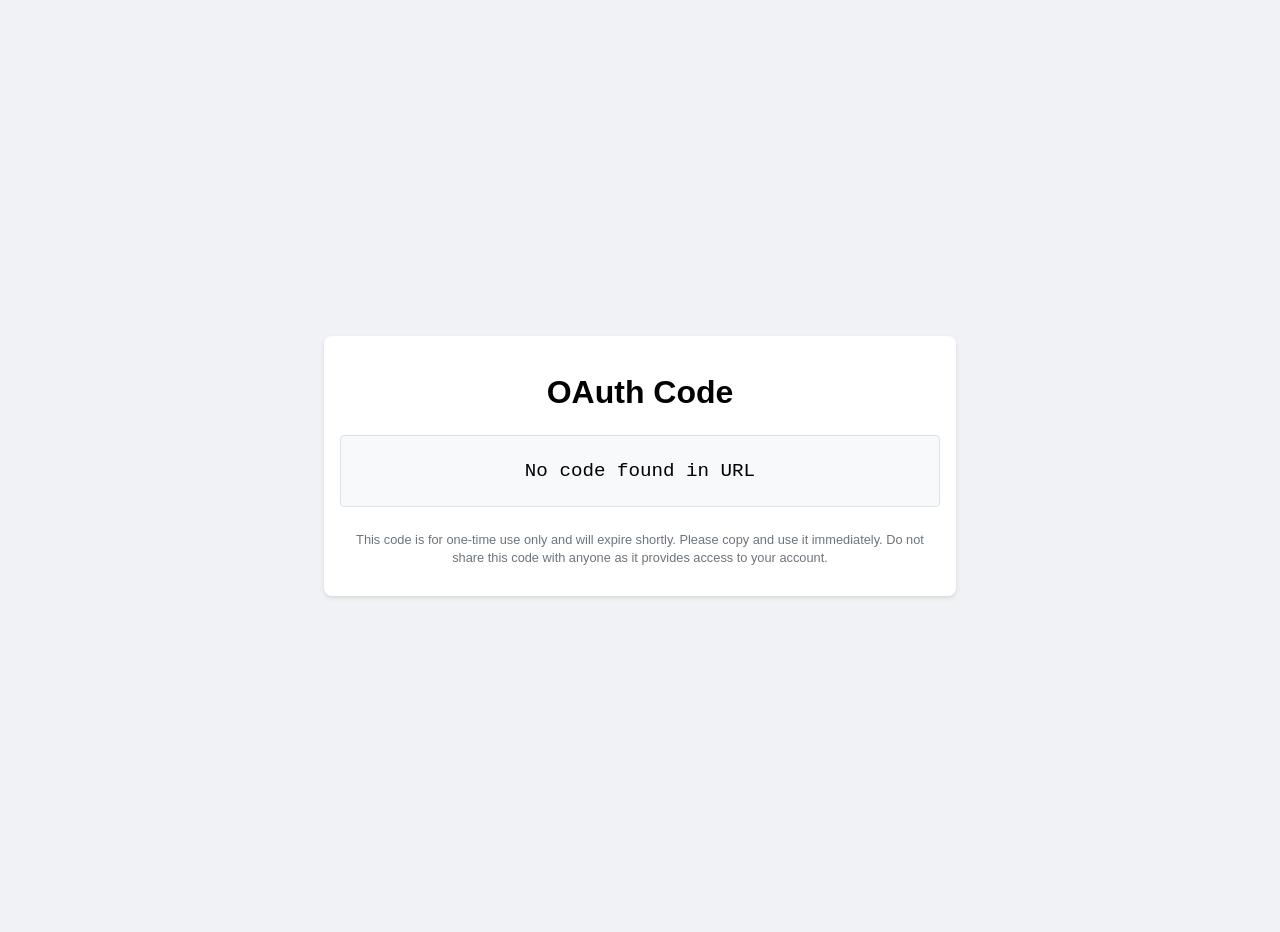
<file: copy-code/index.html>
<!DOCTYPE html>
<html lang="en">
<head>
    <meta charset="UTF-8">
    <meta name="viewport" content="width=device-width, initial-scale=1.0">
    <title>OAuth Code | viperadnan</title>
    <meta name="description" content="Shows a one-time OAuth authorization code from the address bar so you can copy it into the app that asked for it.">
    <meta name="robots" content="noindex, nofollow">
    <meta name="referrer" content="no-referrer">
    <meta name="theme-color" content="#f0f2f5">
    <link rel="canonical" href="https://viperadnan.com/pages/copy-code/">
    <link rel="icon" type="image/svg+xml" href="../assets/mark.svg">
    <meta property="og:type" content="website">
    <meta property="og:site_name" content="viperadnan Pages">
    <meta property="og:url" content="https://viperadnan.com/pages/copy-code/">
    <meta property="og:title" content="OAuth Code">
    <meta property="og:description" content="Shows a one-time OAuth authorization code so you can copy it into the app that asked for it.">
    <meta property="og:image" content="https://viperadnan.com/pages/copy-code/og.png">
    <meta property="og:image:width" content="1200">
    <meta property="og:image:height" content="630">
    <meta property="og:image:alt" content="The OAuth Code page with a copy button">
    <meta name="twitter:card" content="summary_large_image">
    <meta name="twitter:site" content="@viperadn">
    <meta name="twitter:image" content="https://viperadnan.com/pages/copy-code/og.png">
    <style>
        body {
            font-family: Arial, sans-serif;
            display: flex;
            flex-direction: column;
            align-items: center;
            justify-content: center;
            min-height: 100vh;
            margin: 0;
            background-color: #f0f2f5;
            padding: 1rem;
        }
        .container {
            background-color: white;
            padding: 1rem;
            border-radius: 8px;
            box-shadow: 0 2px 4px rgba(0, 0, 0, 0.1);
            text-align: center;
            width: 90%;
            max-width: 600px;
            margin: 1rem;
        }
        .code {
            font-family: monospace;
            font-size: 1.2rem;
            padding: 1.5rem;
            background-color: #f8f9fa;
            border: 1px solid #dee2e6;
            border-radius: 4px;
            margin: 1.5rem 0;
            word-break: break-all;
        }
        .copy-button {
            background-color: #0079d3;
            color: white;
            border: none;
            padding: 0.75rem 1.5rem;
            border-radius: 4px;
            cursor: pointer;
            font-size: 1rem;
            margin-bottom: 1rem;
        }
        .copy-button:hover {
            background-color: #005fa3;
        }
        .disclaimer {
            color: #6c757d;
            font-size: 0.8rem;
            margin-top: 1rem;
            line-height: 1.4;
        }
    </style>
</head>
<body>
    <div class="container">
        <h1>OAuth Code</h1>
        <div id="code" class="code">Loading...</div>
        <button id="copy-button" onclick="copyCode()" class="copy-button">Copy Code</button>
        <p class="disclaimer">
            This code is for one-time use only and will expire shortly. Please copy and use it immediately. 
            Do not share this code with anyone as it provides access to your account.
        </p>
    </div>

    <script>
        // Get code from URL parameters
        const urlParams = new URLSearchParams(window.location.search);
        const code = urlParams.get('code');
        const codeElement = document.getElementById('code');
        const copyButton = document.getElementById('copy-button');
        
        // Display code if present
        if (code) {
            codeElement.textContent = code;
        } else {
            codeElement.textContent = 'No code found in URL';
            copyButton.style.display = 'none';
        }

        // Copy code function
        function copyCode() {
            if (!code) {
                return;
            }

            navigator.clipboard.writeText(code).then(() => {
                copyButton.textContent = 'Copied!';
                setTimeout(() => {
                    copyButton.textContent = 'Copy Code';
                }, 2000);
            }).catch(err => {
                console.error('Failed to copy:', err);
            });
        }
    </script>
</body>
</html>
</file>
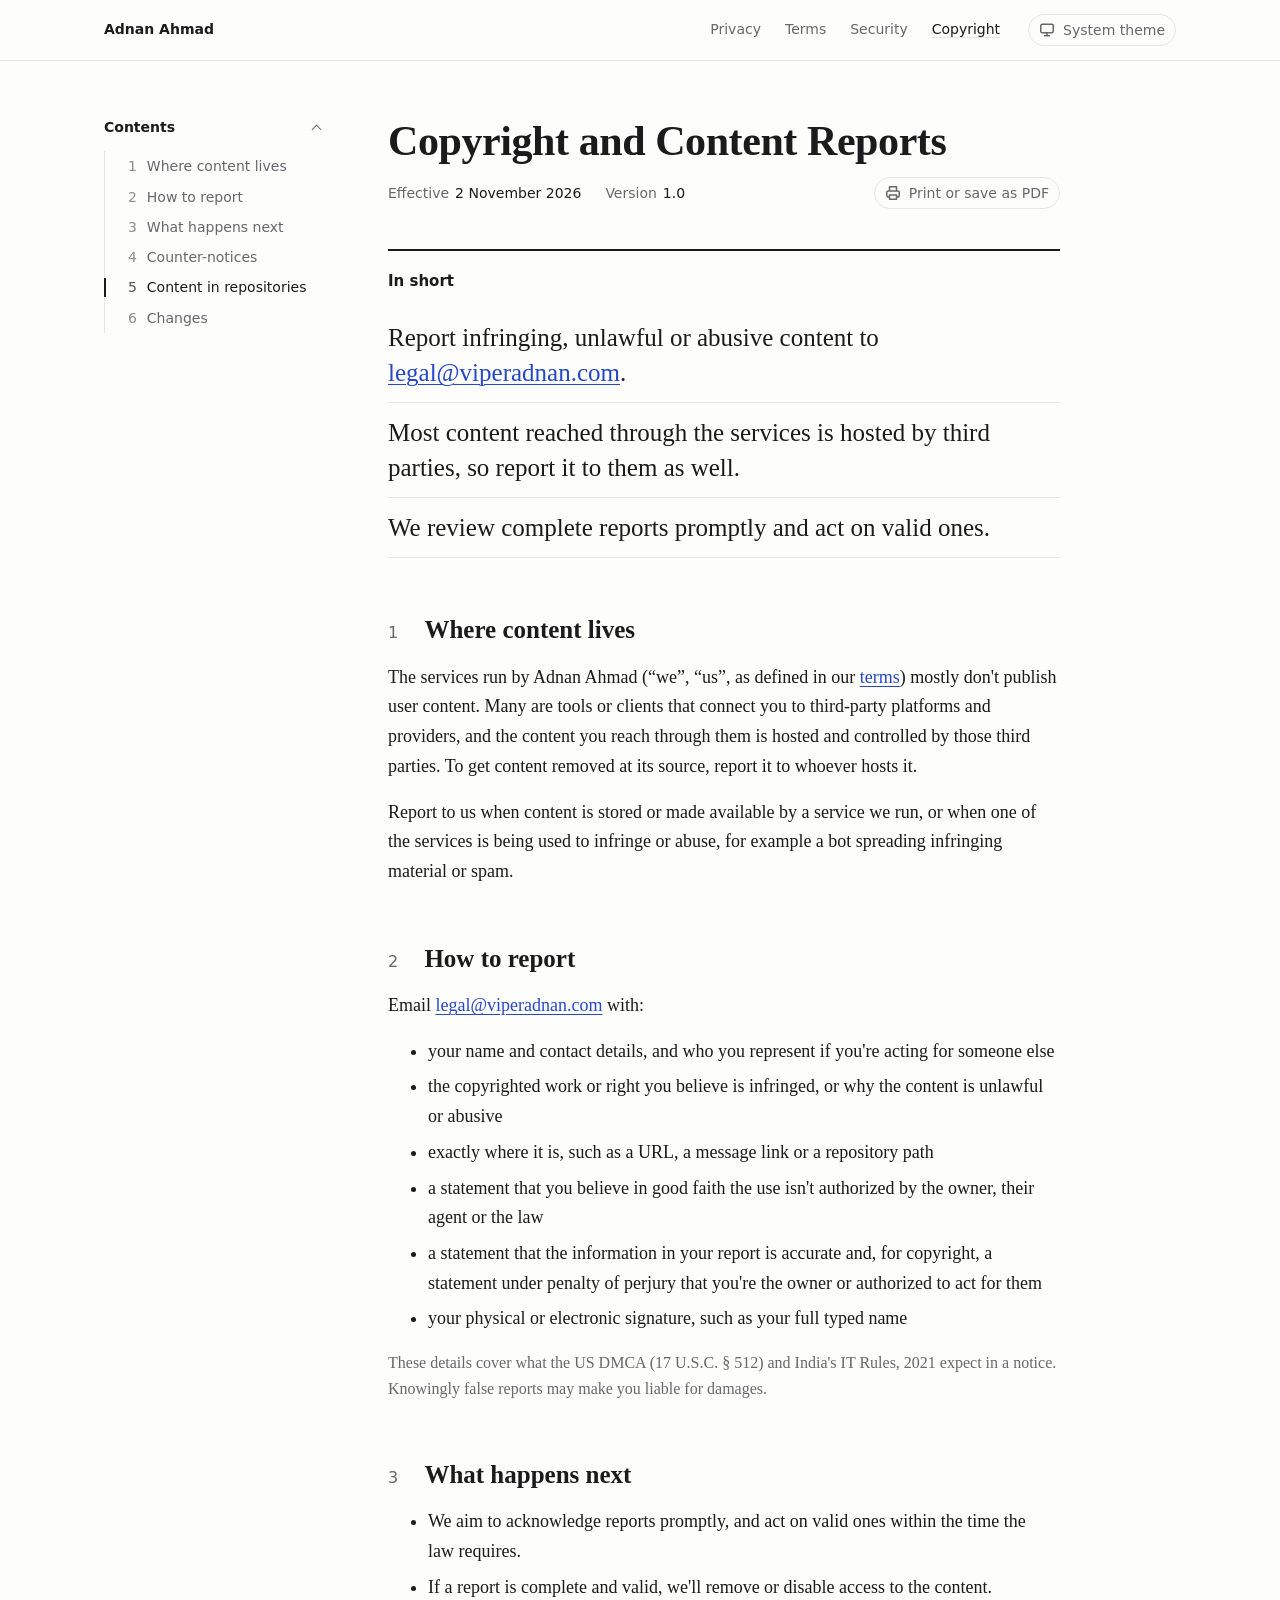
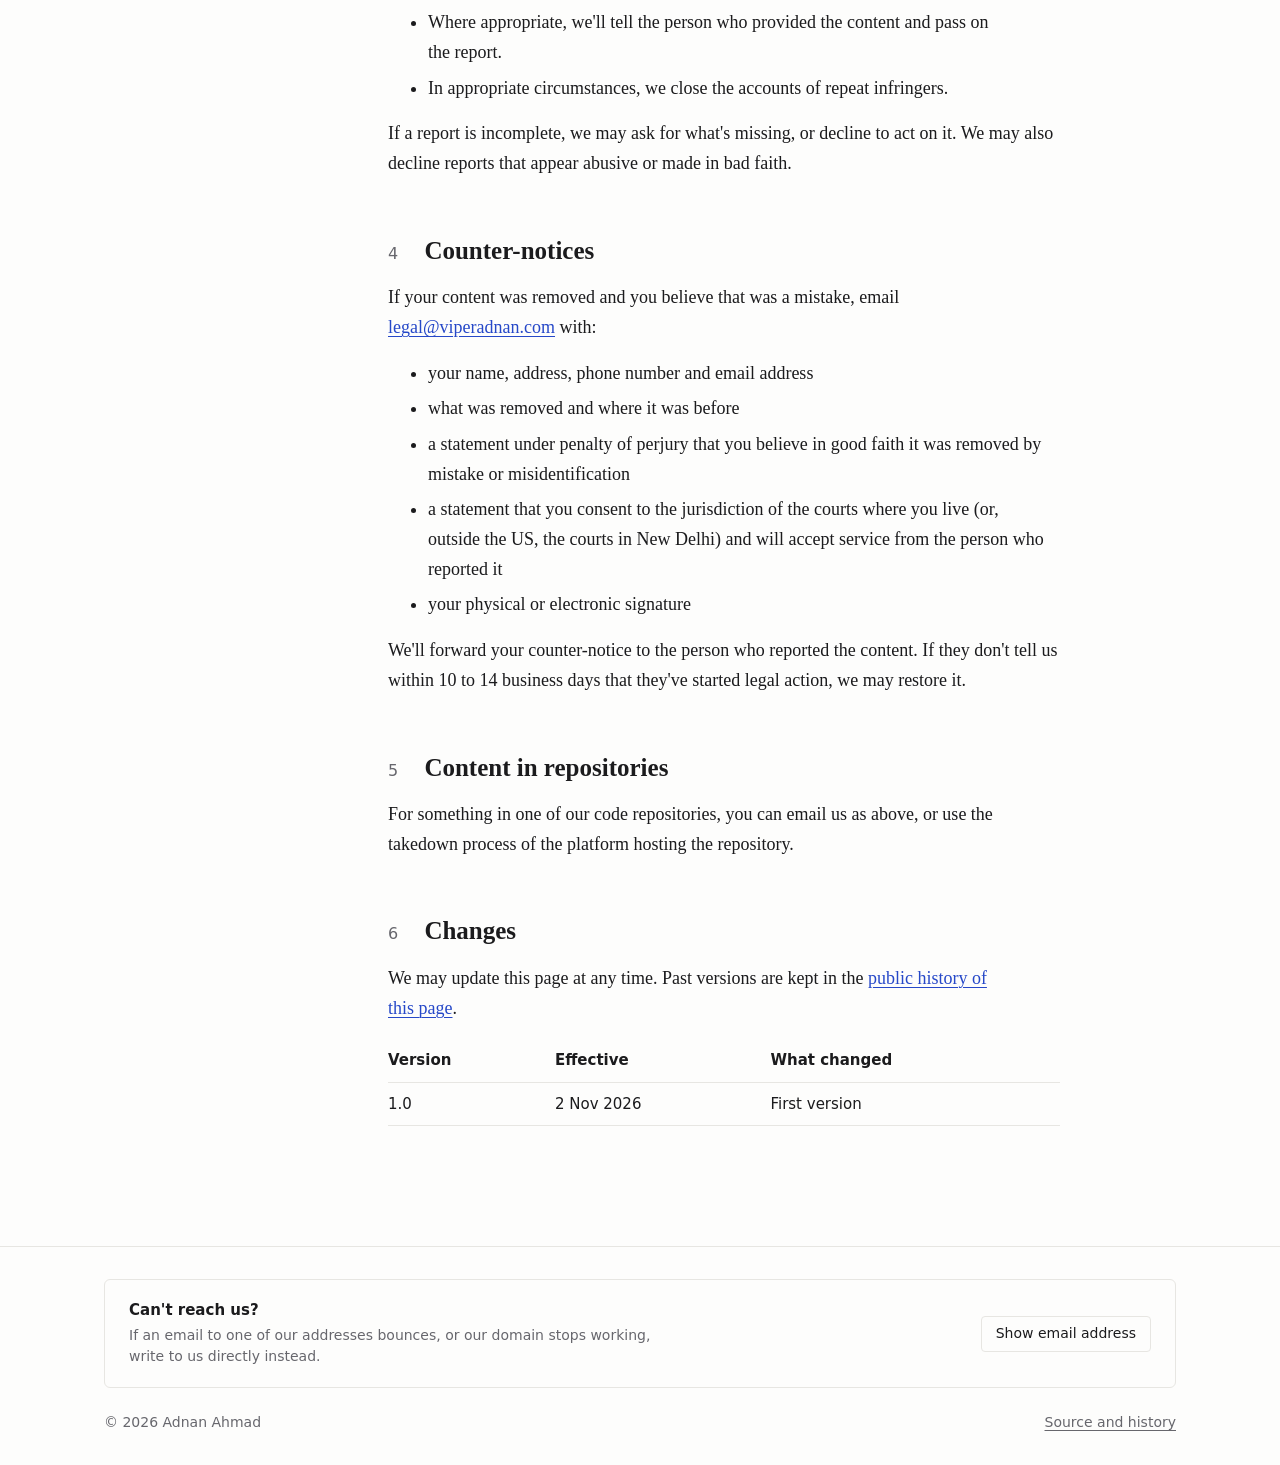
<file: copyright/index.html>
<!DOCTYPE html>
<html lang="en">
<head>
    <meta charset="utf-8">
    <meta name="viewport" content="width=device-width, initial-scale=1">
    <script>try{var t=localStorage.getItem('legal-theme');if(t)document.documentElement.dataset.theme=t}catch(e){}</script>
    <title>Copyright and Content Reports | Adnan Ahmad</title>
    <meta name="description" content="How to report copyright infringement, unlawful content or abuse in services run by Adnan Ahmad (viperadnan), and how counter-notices work.">
    <meta name="author" content="Adnan Ahmad">
    <meta name="robots" content="index, follow, max-snippet:-1">
    <meta name="color-scheme" content="light dark">
    <meta name="theme-color" media="(prefers-color-scheme: light)" content="#fdfdfc">
    <meta name="theme-color" media="(prefers-color-scheme: dark)" content="#131315">
    <meta name="format-detection" content="telephone=no">
    <link rel="canonical" href="https://viperadnan.com/pages/copyright/">
    <link rel="icon" type="image/svg+xml" href="../assets/mark.svg">
    <link rel="sitemap" type="application/xml" href="../sitemap.xml">

    <meta property="og:type" content="article">
    <meta property="og:site_name" content="Adnan Ahmad">
    <meta property="og:locale" content="en_US">
    <meta property="og:title" content="Copyright and Content Reports">
    <meta property="og:description" content="How to report copyright infringement, unlawful content or abuse in services run by Adnan Ahmad (viperadnan), and how counter-notices work.">
    <meta property="og:url" content="https://viperadnan.com/pages/copyright/">
    <meta property="og:image" content="https://viperadnan.com/pages/copyright/og.png">
    <meta property="og:image:type" content="image/png">
    <meta property="og:image:width" content="1200">
    <meta property="og:image:height" content="630">
    <meta property="og:image:alt" content="Copyright and Content Reports, by Adnan Ahmad">
    <meta property="article:author" content="Adnan Ahmad">
    <meta property="article:modified_time" content="2026-11-02">
    <meta name="twitter:card" content="summary_large_image">
    <meta name="twitter:site" content="@viperadn">
    <meta name="twitter:title" content="Copyright and Content Reports">
    <meta name="twitter:description" content="How to report copyright infringement, unlawful content or abuse in services run by Adnan Ahmad (viperadnan), and how counter-notices work.">
    <meta name="twitter:image" content="https://viperadnan.com/pages/copyright/og.png">
    <meta name="twitter:image:alt" content="Copyright and Content Reports, by Adnan Ahmad">

    <script type="application/ld+json">
{
    "@context": "https://schema.org",
    "@type": "WebPage",
    "name": "Copyright and Content Reports",
    "description": "How to report copyright infringement, unlawful content or abuse in services run by Adnan Ahmad (viperadnan), and how counter-notices work.",
    "url": "https://viperadnan.com/pages/copyright/",
    "inLanguage": "en",
    "datePublished": "2026-11-02",
    "dateModified": "2026-11-02",
    "isPartOf": {
        "@type": "WebSite",
        "name": "Adnan Ahmad",
        "url": "https://viperadnan.com/"
    },
    "author": {
        "@id": "https://viperadnan.com/#person"
    },
    "publisher": {
        "@type": "Person",
        "@id": "https://viperadnan.com/#person",
        "name": "Adnan Ahmad",
        "alternateName": "viperadnan",
        "url": "https://viperadnan.com/",
        "sameAs": [
            "https://github.com/viperadnan-git",
            "https://gitlab.com/viperadnan",
            "https://x.com/viperadn"
        ]
    },
    "primaryImageOfPage": {
        "@type": "ImageObject",
        "url": "https://viperadnan.com/pages/copyright/og.png",
        "width": 1200,
        "height": 630
    }
}
    </script>

    <link rel="stylesheet" href="../assets/legal.css">
    <script src="../assets/legal.js" defer></script>
</head>
<body>
    <a class="skip" href="#main">Skip to content</a>
    <header class="bar">
        <div class="bar-inner">
            <a class="owner" href="https://viperadnan.com/">Adnan Ahmad</a>
            <nav class="docs-nav" aria-label="Legal documents">
                <ul class="docs">
                    <li><a href="../privacy/">Privacy</a></li>
                    <li><a href="../terms/">Terms</a></li>
                    <li><a href="../security/">Security</a></li>
                    <li><a href="../copyright/" aria-current="page">Copyright</a></li>
                </ul>
            </nav>
            <button class="theme" type="button" data-theme-toggle hidden><svg class="i-system" viewBox="0 0 16 16" aria-hidden="true" fill="none" stroke="currentColor" stroke-width="1.5" stroke-linecap="round" stroke-linejoin="round"><rect x="1.75" y="2.25" width="12.5" height="8.5" rx="1.5"/><path d="M5.5 13.75h5M8 10.75v3"/></svg><svg class="i-light" viewBox="0 0 16 16" aria-hidden="true" fill="none" stroke="currentColor" stroke-width="1.5" stroke-linecap="round" stroke-linejoin="round"><circle cx="8" cy="8" r="2.75"/><path d="M8 1.25v1.5M8 13.25v1.5M1.25 8h1.5M13.25 8h1.5M3.23 3.23l1.06 1.06M11.71 11.71l1.06 1.06M3.23 12.77l1.06-1.06M11.71 4.29l1.06-1.06"/></svg><svg class="i-dark" viewBox="0 0 16 16" aria-hidden="true" fill="none" stroke="currentColor" stroke-width="1.5" stroke-linecap="round" stroke-linejoin="round"><path d="M13.75 9.9A5.9 5.9 0 0 1 6.1 2.25a5.9 5.9 0 1 0 7.65 7.65Z"/></svg><span>System theme</span></button>
        </div>
    </header>

    <div class="layout">
        <nav class="toc" aria-label="Contents">
            <details>
                <summary>Contents</summary>
                <ol>
                    <li><a href="#where">Where content lives</a></li>
                    <li><a href="#report">How to report</a></li>
                    <li><a href="#process">What happens next</a></li>
                    <li><a href="#counter">Counter-notices</a></li>
                    <li><a href="#repositories">Content in repositories</a></li>
                    <li><a href="#changes">Changes</a></li>
                </ol>
            </details>
        </nav>

        <main class="doc" id="main">
            <h1>Copyright and Content Reports</h1>
            <div class="doc-head">
                <dl class="meta">
                    <div><dt>Effective</dt><dd><time datetime="2026-11-02">2 November 2026</time></dd></div>
                    <div><dt>Version</dt><dd>1.0</dd></div>
                </dl>
                <button class="print" type="button" data-print hidden><svg viewBox="0 0 16 16" aria-hidden="true" fill="none" stroke="currentColor" stroke-width="1.5" stroke-linejoin="round"><path d="M4.5 6V1.75h7V6"/><rect x="1.75" y="6" width="12.5" height="6" rx="1.5"/><path d="M4.5 10h7v4.25h-7z" fill="var(--bg)"/></svg><span>Print or save as PDF</span></button>
            </div>

            <div class="summary">
                <h2>In short</h2>
                <ul>
                    <li>Report infringing, unlawful or abusive content to <a href="mailto:legal@viperadnan.com">legal@viperadnan.com</a>.</li>
                    <li>Most content reached through the services is hosted by third parties, so report it to them as well.</li>
                    <li>We review complete reports promptly and act on valid ones.</li>
                </ul>
            </div>

            <section id="where">
                <h2>Where content lives <a class="anchor" href="#where" aria-label="Link to this section">#</a></h2>
                <p>The services run by Adnan Ahmad (“we”, “us”, as defined in our <a href="../terms/#agreement">terms</a>) mostly don't publish user content. Many are tools or clients that connect you to third-party platforms and providers, and the content you reach through them is hosted and controlled by those third parties. To get content removed at its source, report it to whoever hosts it.</p>
                <p>Report to us when content is stored or made available by a service we run, or when one of the services is being used to infringe or abuse, for example a bot spreading infringing material or spam.</p>
            </section>

            <section id="report">
                <h2>How to report <a class="anchor" href="#report" aria-label="Link to this section">#</a></h2>
                <p>Email <a href="mailto:legal@viperadnan.com">legal@viperadnan.com</a> with:</p>
                <ul>
                    <li>your name and contact details, and who you represent if you're acting for someone else</li>
                    <li>the copyrighted work or right you believe is infringed, or why the content is unlawful or abusive</li>
                    <li>exactly where it is, such as a URL, a message link or a repository path</li>
                    <li>a statement that you believe in good faith the use isn't authorized by the owner, their agent or the law</li>
                    <li>a statement that the information in your report is accurate and, for copyright, a statement under penalty of perjury that you're the owner or authorized to act for them</li>
                    <li>your physical or electronic signature, such as your full typed name</li>
                </ul>
                <p class="note">These details cover what the US DMCA (17 U.S.C. § 512) and India's IT Rules, 2021 expect in a notice. Knowingly false reports may make you liable for damages.</p>
            </section>

            <section id="process">
                <h2>What happens next <a class="anchor" href="#process" aria-label="Link to this section">#</a></h2>
                <ul>
                    <li>We aim to acknowledge reports promptly, and act on valid ones within the time the law requires.</li>
                    <li>If a report is complete and valid, we'll remove or disable access to the content.</li>
                    <li>Where appropriate, we'll tell the person who provided the content and pass on the report.</li>
                    <li>In appropriate circumstances, we close the accounts of repeat infringers.</li>
                </ul>
                <p>If a report is incomplete, we may ask for what's missing, or decline to act on it. We may also decline reports that appear abusive or made in bad faith.</p>
            </section>

            <section id="counter">
                <h2>Counter-notices <a class="anchor" href="#counter" aria-label="Link to this section">#</a></h2>
                <p>If your content was removed and you believe that was a mistake, email <a href="mailto:legal@viperadnan.com">legal@viperadnan.com</a> with:</p>
                <ul>
                    <li>your name, address, phone number and email address</li>
                    <li>what was removed and where it was before</li>
                    <li>a statement under penalty of perjury that you believe in good faith it was removed by mistake or misidentification</li>
                    <li>a statement that you consent to the jurisdiction of the courts where you live (or, outside the US, the courts in New Delhi) and will accept service from the person who reported it</li>
                    <li>your physical or electronic signature</li>
                </ul>
                <p>We'll forward your counter-notice to the person who reported the content. If they don't tell us within 10 to 14 business days that they've started legal action, we may restore it.</p>
            </section>

            <section id="repositories">
                <h2>Content in repositories <a class="anchor" href="#repositories" aria-label="Link to this section">#</a></h2>
                <p>For something in one of our code repositories, you can email us as above, or use the takedown process of the platform hosting the repository.</p>
            </section>

            <section id="changes">
                <h2>Changes <a class="anchor" href="#changes" aria-label="Link to this section">#</a></h2>
                <p>We may update this page at any time. Past versions are kept in the <a href="https://github.com/viperadnan-git/pages/commits/main/copyright">public history of this page</a>.</p>
                <div class="table">
                    <table>
                        <thead>
                            <tr><th scope="col">Version</th><th scope="col">Effective</th><th scope="col">What changed</th></tr>
                        </thead>
                        <tbody>
                            <tr><td>1.0</td><td>2 Nov 2026</td><td>First version</td></tr>
                        </tbody>
                    </table>
                </div>
            </section>
        </main>
    </div>

    <footer class="foot">
        <div class="foot-inner">
            <section class="reach" aria-labelledby="reach-title">
                <div>
                    <h2 id="reach-title">Can't reach us?</h2>
                    <p>If an email to one of our addresses bounces, or our domain stops working, write to us directly instead.</p>
                </div>
                <div class="reach-action" data-reveal>
                    <button class="btn" type="button" data-reveal-email="bW9jLmxpYW1nQG5hbmRhcmVwaXY=" hidden>Show email address</button>
                    <noscript>Turn on JavaScript to see the address, or open an issue at <a href="https://github.com/viperadnan-git/pages/issues">github.com/viperadnan-git/pages</a>.</noscript>
                </div>
            </section>
            <div class="foot-meta">
                <span>© 2026 Adnan Ahmad</span>
                <a href="https://github.com/viperadnan-git/pages/tree/main/copyright">Source and history</a>
            </div>
        </div>
    </footer>
</body>
</html>
</file>
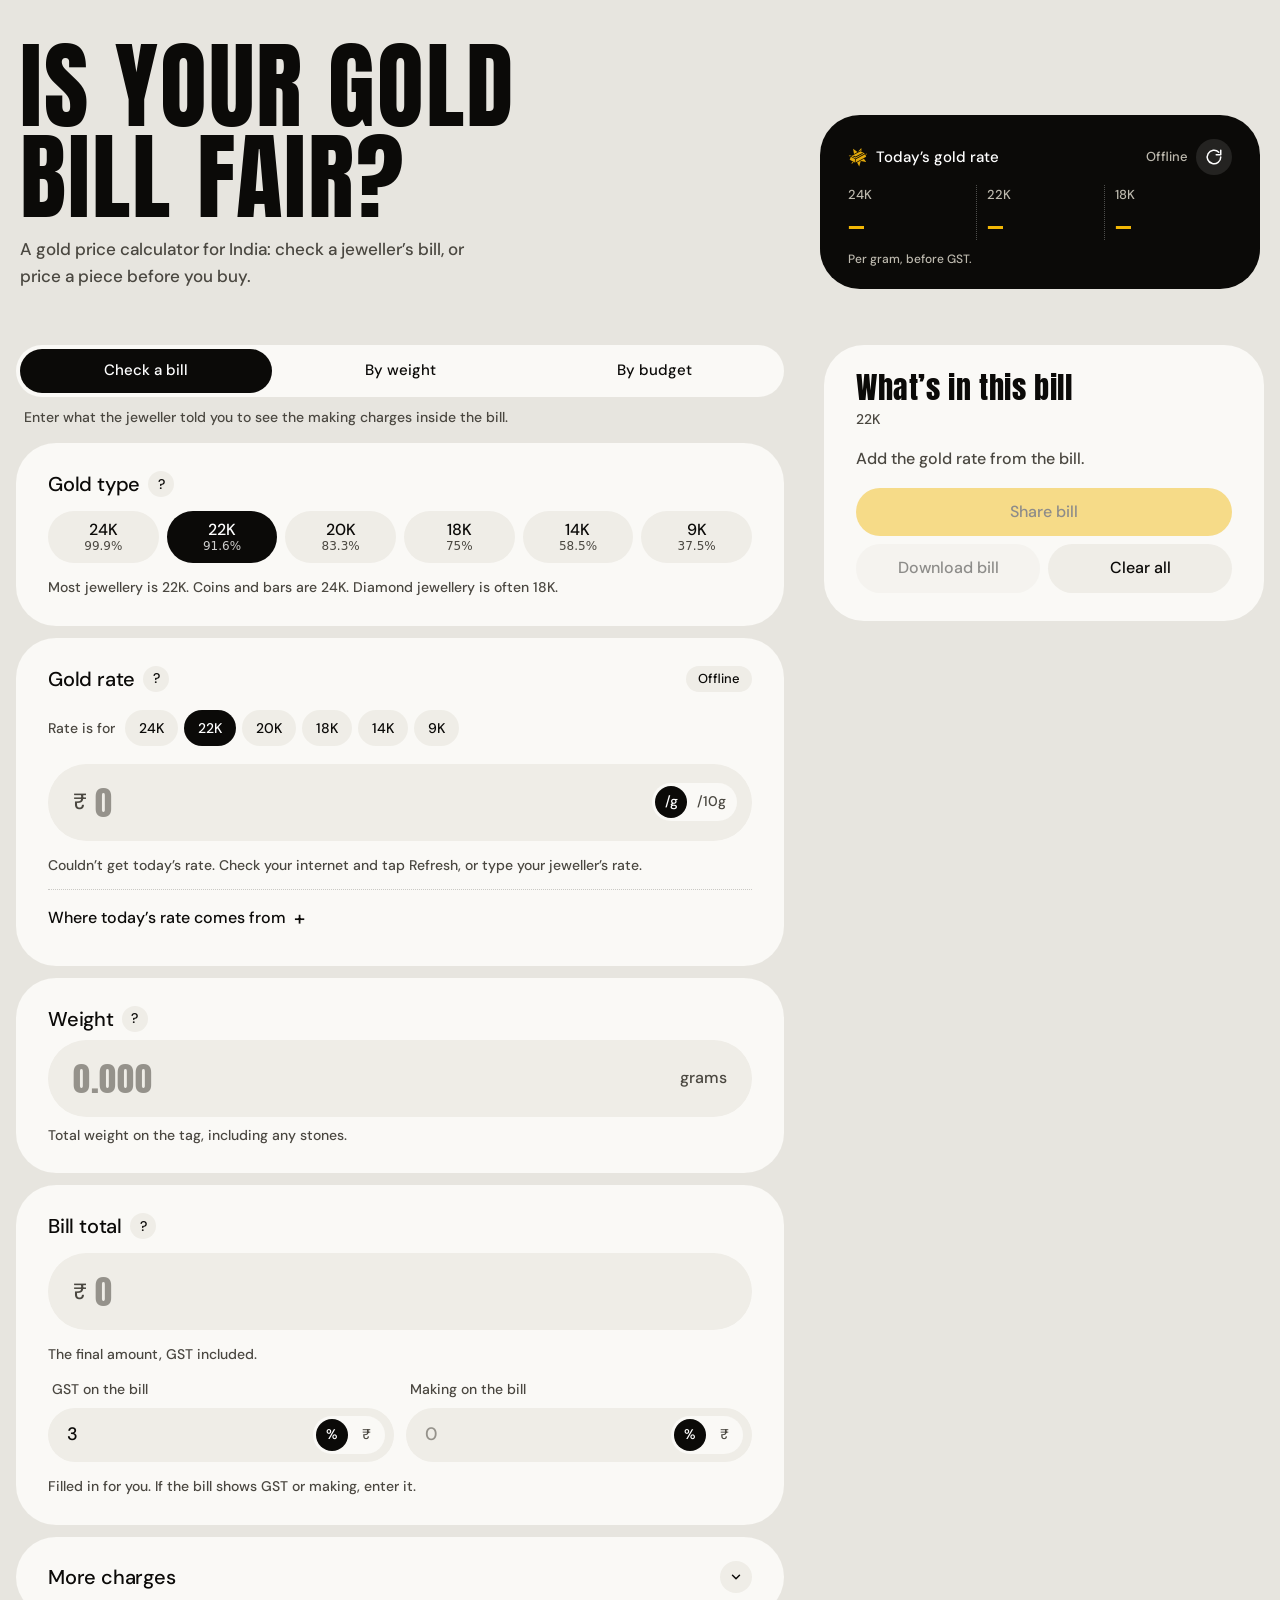
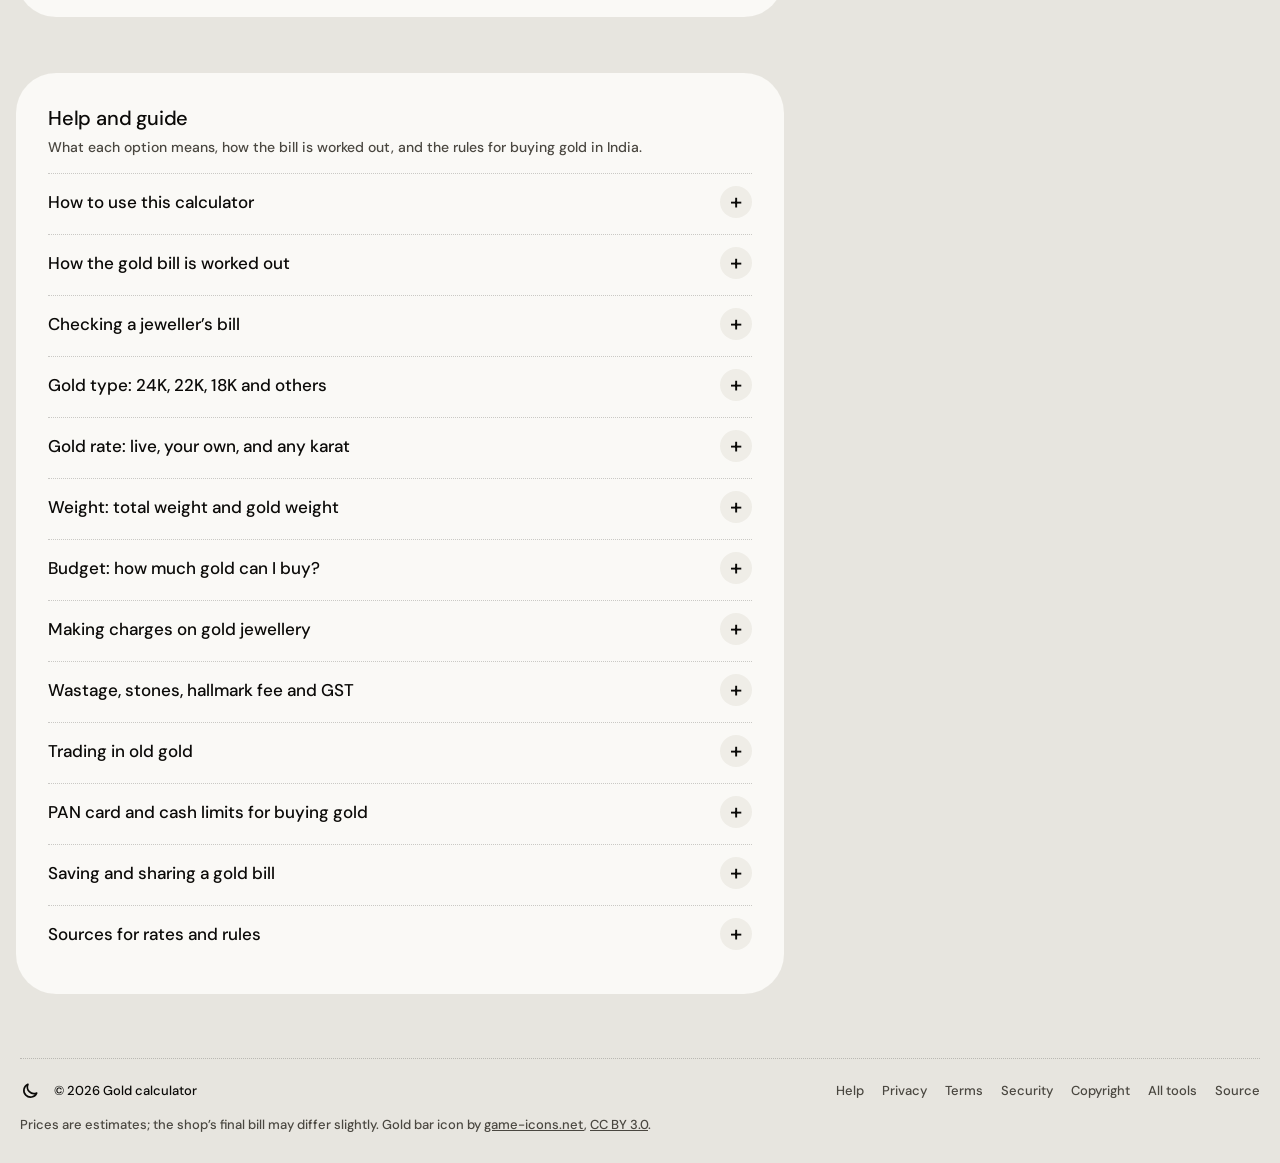
<file: gold-calculator/index.html>
<!doctype html>
<html lang="en-IN">
  <head>
    <meta charset="utf-8" />
    <meta name="viewport" content="width=device-width, initial-scale=1, viewport-fit=cover" />

    <title>Gold Price Calculator India: Check Your Jeweller's Bill</title>
    <meta
      name="description"
      content="Check a gold bill in India: see the making charges and GST inside it, compare the jeweller's rate with today's live rate, or price a piece before buying."
    />
    <meta
      name="keywords"
      content="gold price calculator, gold bill checker, jewellery bill calculator India, making charges calculator, 22K gold rate today, GST on gold jewellery, old gold exchange, gold budget calculator"
    />
    <meta name="author" content="Adnan Ahmad" />
    <meta name="robots" content="index, follow, max-image-preview:large" />
    <meta name="format-detection" content="telephone=no" />
    <link rel="canonical" href="https://viperadnan.com/pages/gold-calculator/" />

    <meta name="theme-color" content="#e7e5df" media="(prefers-color-scheme: light)" />
    <meta name="theme-color" content="#12110e" media="(prefers-color-scheme: dark)" />
    <meta name="color-scheme" content="light dark" />
    <meta name="apple-mobile-web-app-title" content="Gold calc" />

    <meta property="og:type" content="website" />
    <meta property="og:site_name" content="viperadnan Pages" />
    <meta property="og:locale" content="en_IN" />
    <meta property="og:url" content="https://viperadnan.com/pages/gold-calculator/" />
    <meta property="og:title" content="Is your gold bill fair? Gold price calculator for India" />
    <meta
      property="og:description"
      content="Enter the rate, weight and total from a jeweller's bill to see the making charges and GST, or price gold jewellery at today's rate."
    />
    <meta property="og:image" content="https://viperadnan.com/pages/gold-calculator/og.png" />
    <meta property="og:image:type" content="image/png" />
    <meta property="og:image:width" content="1200" />
    <meta property="og:image:height" content="630" />
    <meta
      property="og:image:alt"
      content="Gold price calculator: gold bars and a jeweller’s bill broken down into gold, making charges and GST"
    />

    <meta name="twitter:card" content="summary_large_image" />
    <meta name="twitter:site" content="@viperadn" />
    <meta name="twitter:creator" content="@viperadn" />
    <meta name="twitter:title" content="Is your gold bill fair? Gold price calculator for India" />
    <meta
      name="twitter:description"
      content="Enter the rate, weight and total from a jeweller's bill to see the making charges and GST, or price gold jewellery at today's rate."
    />
    <meta name="twitter:image" content="https://viperadnan.com/pages/gold-calculator/og.png" />
    <meta
      name="twitter:image:alt"
      content="Gold price calculator: gold bars and a jeweller’s bill broken down into gold, making charges and GST"
    />

    <link
      rel="icon"
      href="data:image/svg+xml,<svg xmlns='http://www.w3.org/2000/svg' viewBox='0 0 512 512'><rect width='512' height='512' rx='112' fill='%230b0a08'/><path fill='%23f2b705' transform='translate(56 56) scale(.78)' d='M341.28 22.78L254 123.75l63.156-33.656l4.438-2.375l4.437 2.405l18.314 9.938l-3.063-77.282zM129.814 46.563l24.375 130.407l88.718-47.282l-113.094-83.125zM321.53 108.97L83.345 235.905L192.156 293.5l237.47-125.75zm42.75 44.686l25.595 13.03l-197.313 103.94l-66.875-35.688l25.344-13.407l41.532 22.19l171.72-90.064zm92.19 18.22l9.092 24.03l26.22-22.656l-35.313-1.375zm-15.783 11.155L199.47 310.78l-5.782 83.376L465.75 249.344zm-334.562 19.564L16.562 226.78l36.876 19.564l6.093-16.28l1.25-3.314l3.126-1.656l42.22-22.5zm-34.438 48.312l-28.812 77l131.844 70.156l6.155-89.375l-109.188-57.78zm335.344 50.875l-174.25 92.75l54.907 103.44L325.5 358.093l142.47 26.625l-60.94-82.94zm-300.717 81.064l-19.438 44.812L144 402.876l-37.688-20.032z'/></svg>"
    />
    <link rel="preconnect" href="https://api.gold-api.com" crossorigin />
    <link rel="preconnect" href="https://fonts.googleapis.com" />
    <link rel="preconnect" href="https://fonts.gstatic.com" crossorigin />
    <link
      rel="stylesheet"
      href="https://fonts.googleapis.com/css2?family=Anton&family=DM+Sans:opsz,wght@9..40,500&display=swap"
    />

    <script type="application/ld+json">
      {
        "@context": "https://schema.org",
        "@type": "WebApplication",
        "name": "Gold Price Calculator",
        "url": "https://viperadnan.com/pages/gold-calculator/",
        "description": "Gold price calculator for India. Break down a jeweller's bill into gold, making charges and GST, compare the jeweller's rate with today's live rate, price a piece by weight, or see how much gold a budget buys.",
        "featureList": [
          "Check a jeweller's bill",
          "Live gold rate for 24K, 22K and 18K",
          "Custom gold rate in any karat",
          "Making charges, wastage, stones and hallmark fee",
          "3% GST",
          "Old gold exchange",
          "Budget to grams",
          "Shareable bill link"
        ],
        "applicationCategory": "FinanceApplication",
        "operatingSystem": "Any browser",
        "inLanguage": "en-IN",
        "offers": { "@type": "Offer", "price": "0", "priceCurrency": "INR" },
        "author": { "@type": "Person", "name": "Adnan Ahmad", "url": "https://viperadnan.com" }
      }
    </script>

    <script type="application/ld+json">
      {
        "@context": "https://schema.org",
        "@type": "FAQPage",
        "mainEntity": [
          {
            "@type": "Question",
            "name": "How to use this calculator",
            "acceptedAnswer": {
              "@type": "Answer",
              "text": "Pick a mode: Check a bill to break down a total the shop gave you, By weight to price a piece, or By budget to see how many grams your money buys.\nChoose the gold type and check the gold rate. Type the jeweller’s rate if it differs from today’s.\nEnter the weight, and the bill total or the making charge.\nOpen More charges or Trade in old gold if the bill has them.\nCompare the result with the shop’s bill line by line."
            }
          },
          {
            "@type": "Question",
            "name": "How the gold bill is worked out",
            "acceptedAnswer": {
              "@type": "Answer",
              "text": "The bill is built the same way Indian jewellers build theirs:\nGold = gold weight × rate per gram for that karat. Gold weight is total weight minus stone weight.\n+ Wastage = a percentage of the gold value, if the shop charges it.\n+ Making charges, as a percentage of gold value, an amount per gram, or a fixed amount.\n− Discount on making, if the shop is offering one.\n+ Stones and + Hallmark fee, if any.\n+ GST at 3% on everything above.\n− Old gold you trade in, which comes off the final amount.\nIn By budget mode the calculator runs this backwards and finds the most gold, to the nearest milligram, whose total fits your budget."
            }
          },
          {
            "@type": "Question",
            "name": "Checking a jeweller’s bill",
            "acceptedAnswer": {
              "@type": "Answer",
              "text": "Jewellers usually tell you the gold type, rate, weight and final amount. Enter those in Check a bill and the calculator works backwards:\nBill total − GST − gold value − wastage − stones − hallmark = making charges\nGST is filled in at 3% and making is worked out from the total. If the bill shows either, enter it as a % or an amount.\nWhen you enter the making charge from the bill, anything left over shows as Not explained. Ask the shop what it is for.\nAdd wastage, stones or a hallmark fee under More charges if the bill lists them, so they aren’t counted as making.\nYou see the making charge as a % of the gold value and in rupees, how it compares with what buyers usually pay for that karat, and how the shop’s rate compares with today’s."
            }
          },
          {
            "@type": "Question",
            "name": "Gold type: 24K, 22K, 18K and others",
            "acceptedAnswer": {
              "@type": "Answer",
              "text": "Karat tells you how much of the metal is pure gold. The number on the hallmark is the purity in parts per thousand.\nKarat Hallmark Pure gold Used for\n24K 999 99.9% Coins and bars\n22K 916 91.6% Most Indian jewellery\n20K 833 83.3% Some regional jewellery\n18K 750 75% Diamond and stone jewellery\n14K 585 58.5% Light and daily-wear pieces\n9K 375 37.5% Low-cost pieces\nLower karat gold costs less per gram because it has less gold in it. The calculator works out each karat’s rate from the 24K rate using these purities."
            }
          },
          {
            "@type": "Question",
            "name": "Gold rate: live, your own, and any karat",
            "acceptedAnswer": {
              "@type": "Answer",
              "text": "Today’s rate is worked out from the world gold price, which loads automatically:\nWorld price per ounce ÷ 31.1035 g × (1 + import duty) + local premium = 24K rate per gram\nImport duty is 15% (10% customs duty plus 5% AIDC since May 2026). The local premium, ₹150 a gram by default, brings the result close to city board rates. You can change both under Where today’s rate comes from.\nYour own rate: type the rate from your jeweller’s board into the rate box, per gram or per 10 g. Pick the karat it is for first. If the board shows a 24K rate and you are buying 22K, choose 24K and type it in; the calculator works out the 22K rate for you.\nWhen you use your own rate, the calculator shows today’s live rate next to it, the difference, and what the bill would be at today’s rate. Tap Use today’s rate to switch back. A rate that came from a link shows the date it was set.\nShop board rates don’t include GST. GST is added to the bill separately. Rates differ a little between cities and shops, so your jeweller’s rate is always the one that counts."
            }
          },
          {
            "@type": "Question",
            "name": "Weight: total weight and gold weight",
            "acceptedAnswer": {
              "@type": "Answer",
              "text": "Enter the total weight printed on the tag or shown on the shop’s scale, in grams. Jewellers weigh to the milligram, for example 12.450 g.\nIf the piece has stones, enter their weight in More charges. The calculator takes it out, so you only pay the gold rate on the gold. Stones are charged separately at their own price.\nAsk the shop to show the weight on the scale, and check it against the tag and the bill."
            }
          },
          {
            "@type": "Question",
            "name": "Budget: how much gold can I buy?",
            "acceptedAnswer": {
              "@type": "Answer",
              "text": "Choose By budget and enter the most you want to pay. The calculator finds the largest gold weight whose total, with making charges, other charges and GST, stays within your budget.\nIf you are trading in old gold, its value is added to your budget, so you can buy more.\nFixed charges such as a hallmark fee or fixed making charge are paid whatever the weight. A very small budget may not cover them."
            }
          },
          {
            "@type": "Question",
            "name": "Making charges on gold jewellery",
            "acceptedAnswer": {
              "@type": "Answer",
              "text": "Making charges pay for the craftsmanship. Shops charge them in one of three ways:\n% of gold: a percentage of the gold value. The table below shows typical ranges by karat.\n₹ per gram: a fixed amount for every gram, common for chains, bangles and light jewellery; often ₹300 to ₹900 a gram for chains.\nFixed ₹: one amount for the whole piece.\nHow the calculator rates a making charge depends on the karat, because each is usually bought as a different kind of piece:\nKarat Low Fair High\n24K, mostly coins and bars Up to 2% 2% to 3% Above 3%\n22K and 20K, plain jewellery Up to 6% 6% to 12% Above 12%; branded stores often 12% to 20%\n18K, 14K and 9K, often diamond or studded Up to 10% 10% to 16% 16% to 24% is usual for studded work but high for plain pieces\nMaking charges are often negotiable at local shops, and brands run festival offers. Enter any offer as Discount on making. A low making charge is only a good deal if the piece is hallmarked and the gold rate is fair, so check both."
            }
          },
          {
            "@type": "Question",
            "name": "Wastage, stones, hallmark fee and GST",
            "acceptedAnswer": {
              "@type": "Answer",
              "text": "Wastage (also called VA, value addition) covers gold lost while making the piece. It is common in South India, usually 6% to 14% of the gold value. Some shops include it in making charges and some don’t charge it at all, so ask.\nStone price is the price of any stones, diamonds or beads, charged separately from the gold.\nHallmark fee: every hallmarked piece carries the BIS logo, its purity and a 6-digit HUID code. Shops pay BIS ₹75 per piece for hallmarking (since September 2026). It is not a compulsory separate charge to you, so it is empty by default. Add it only if your shop lists it on the bill.\nGST on gold jewellery is 3% of the full price, making charges included. The 5% rate you may read about applies to job work between businesses, not to you.\nYou can check any HUID code in the BIS Care app to confirm the purity and the jeweller."
            }
          },
          {
            "@type": "Question",
            "name": "Trading in old gold",
            "acceptedAnswer": {
              "@type": "Answer",
              "text": "Most jewellers let you exchange old gold for new jewellery. Its value comes off your bill:\nOld gold value = weight × rate per gram × (1 − melting loss)\nWeight: weigh it without stones.\nGold type: the shop tests the purity. Old pieces without a hallmark may test lower than you expect.\nRate the shop gives you: filled from the gold rate you are using (yours or today’s) for that karat. Change it to what the shop offers.\nMelting loss: some shops cut a few percent for loss when melting. Ask before you agree.\nIf your old gold is worth more than the new piece, the result shows what the shop pays you.\nSelling a piece back works the same way: shops pay only for the gold. Jewellery below 24K usually sells back at 2% to 5% under the gold value; 24K coins and bars at about the gold value. Making charges and GST aren’t returned. The bill shows an estimate under If sold back today."
            }
          },
          {
            "@type": "Question",
            "name": "PAN card and cash limits for buying gold",
            "acceptedAnswer": {
              "@type": "Answer",
              "text": "For purchases above ₹2 lakh you must give your PAN, however you pay.\nA shop can’t accept ₹2 lakh or more in cash for one purchase (Section 269ST of the Income Tax Act). Splitting the bill doesn’t get around this. Pay by UPI, card or bank transfer.\nAsk for a proper bill showing the purity, gold weight, rate per gram, making charges, wastage, hallmark fee and GST as separate lines.\nCheck that the HUID on the bill matches the piece."
            }
          },
          {
            "@type": "Question",
            "name": "Saving and sharing a gold bill",
            "acceptedAnswer": {
              "@type": "Answer",
              "text": "The address bar always holds your bill, so reloading keeps it and you can bookmark it. A rate you typed is kept; today’s live rate isn’t, so a reload gets the latest.\nShare bill sends the bill as a picture with a link that opens straight at it, where your device can share pictures; otherwise it shares or copies the link. Download bill saves the picture.\nOn a fresh visit the calculator remembers your gold type, rate karat and mode. Nothing you enter is sent anywhere."
            }
          }
        ]
      }
    </script>
    <script>
      if (!/\/$|\.html$/.test(location.pathname)) {
        window.__redirect = 1;
        location.replace(location.pathname + '/' + location.search + location.hash);
      } else
        ['app.js', 'calc.js'].forEach(function (h) {
          var l = document.createElement('link');
          l.rel = 'modulepreload';
          l.href = h;
          document.head.appendChild(l);
        });
    </script>
    <script>
      // Restore theme and mode before first paint so the page doesn't flash defaults.
      try {
        var d = document.documentElement,
          t = localStorage.getItem('theme');
        if (t) d.dataset.theme = t;
        var q = new URLSearchParams(location.search),
          o = JSON.parse(localStorage.getItem('gold-calc:v1') || '{}'),
          m = q.toString() ? q.get('m') || (q.has('b') ? 'budget' : 'check') : o.f && o.f.mode;
        d.dataset.mode = /^(check|price|budget)$/.test(m) ? m : 'check';
      } catch (e) {
        document.documentElement.dataset.mode = 'check';
      }
    </script>
    <style>
      :root {
        --canvas: #e7e5df;
        --card: #faf9f6;
        --field: #efede7;
        --ink: #0b0a08;
        --muted: #4a4740;
        --dots: rgb(11 10 8 / 0.2);
        --gold: #f2b705;
        --on-gold: #0b0a08;
        --gold-soft: #fbe9b0;
        --bad-soft: #f9dcd5;
        --bad-ink: #7a1a0c;
        --good-soft: #d5efdd;
        --good-ink: #0d5a2d;
        --on-gold-soft: #0b0a08;
        --lcd: #0b0a08;
        --lcd-ink: #ffffff;
        --lcd-muted: #bdb9ae;
        --key-on: #0b0a08;
        --key-on-ink: #ffffff;
        --display: Anton, 'Bebas Neue', Impact, sans-serif;
        --r-card: 40px;
        --r-pill: 800px;
        color-scheme: light;
      }
      @media (prefers-color-scheme: dark) {
        :root:not([data-theme='light']) {
          --canvas: #12110e;
          --card: #1c1a16;
          --field: #2a2721;
          --ink: #f5f3ee;
          --muted: #c6c1b5;
          --dots: rgb(245 243 238 / 0.2);
          --gold-soft: #3b3115;
          --on-gold-soft: #fbe9b0;
          --bad-soft: #3d1a13;
          --bad-ink: #ffb3a4;
          --good-soft: #12301e;
          --good-ink: #9fe0b5;
          --lcd: #000000;
          --lcd-muted: #b5b0a4;
          --key-on: #f5f3ee;
          --key-on-ink: #0b0a08;
          color-scheme: dark;
        }
      }
      :root[data-theme='dark'] {
        --canvas: #12110e;
        --card: #1c1a16;
        --field: #2a2721;
        --ink: #f5f3ee;
        --muted: #c6c1b5;
        --dots: rgb(245 243 238 / 0.2);
        --gold-soft: #3b3115;
        --on-gold-soft: #fbe9b0;
        --bad-soft: #3d1a13;
        --bad-ink: #ffb3a4;
        --good-soft: #12301e;
        --good-ink: #9fe0b5;
        --lcd: #000000;
        --lcd-muted: #b5b0a4;
        --key-on: #f5f3ee;
        --key-on-ink: #0b0a08;
        color-scheme: dark;
      }

      * {
        box-sizing: border-box;
      }
      [hidden] {
        display: none !important;
      }
      /* Mode decides which cards show, from the first paint. */
      [data-mode='check'] #makingCard,
      [data-mode='check'] #old,
      [data-mode='check'] #discountField,
      [data-mode='check'] #gstPctField,
      [data-mode='budget'] #weightField,
      :root:not([data-mode='check']) #finalCard,
      :root:not([data-mode='budget']) #budgetField {
        display: none !important;
      }
      html {
        -webkit-text-size-adjust: 100%;
        scroll-behavior: smooth;
        scroll-padding: 16px 0 150px;
      }
      body {
        margin: 0;
        background: var(--canvas);
        color: var(--ink);
        font:
          500 16px/1.55 'DM Sans',
          system-ui,
          sans-serif;
        font-variant-numeric: tabular-nums;
        -webkit-font-smoothing: antialiased;
      }
      button,
      input {
        font: inherit;
        color: inherit;
      }
      button,
      label,
      summary,
      a {
        touch-action: manipulation;
        -webkit-tap-highlight-color: transparent;
      }
      button {
        cursor: pointer;
      }
      :focus-visible {
        outline: 2px solid var(--ink);
        outline-offset: 2px;
      }
      .display :focus-visible {
        outline-color: var(--gold);
      }
      .skip {
        position: absolute;
        left: 16px;
        top: -60px;
        z-index: 30;
        background: var(--ink);
        color: var(--card);
        padding: 10px 18px;
        border-radius: var(--r-pill);
        text-decoration: none;
      }
      .skip:focus {
        top: 12px;
      }
      .sr {
        position: absolute;
        width: 1px;
        height: 1px;
        overflow: hidden;
        clip: rect(0 0 0 0);
        white-space: nowrap;
      }

      .theme {
        width: 36px;
        height: 36px;
        flex: none;
        border-radius: 50%;
        border: 0;
        background: none;
        display: grid;
        place-items: center;
        color: var(--ink);
        transition:
          background-color 0.12s,
          transform 0.08s;
      }
      .theme .i-sun {
        display: none;
      }
      :root[data-theme='dark'] .theme .i-sun {
        display: block;
      }
      :root[data-theme='dark'] .theme .i-moon {
        display: none;
      }
      @media (prefers-color-scheme: dark) {
        :root:not([data-theme='light']) .theme .i-sun {
          display: block;
        }
        :root:not([data-theme='light']) .theme .i-moon {
          display: none;
        }
      }
      @media (hover: hover) {
        .theme:hover {
          background: var(--card);
        }
      }

      .app {
        max-width: 1280px;
        margin: 0 auto;
        padding: 24px 16px 32px;
        display: grid;
        grid-template-columns: minmax(0, 1fr);
        gap: 16px;
      }
      .calc {
        order: 2;
        display: grid;
        grid-template-columns: minmax(0, 1fr);
        gap: 12px;
        min-width: 0;
      }
      .out {
        display: contents;
      }
      .intro {
        order: 0;
        padding: 8px 4px 24px;
      }
      .tape {
        scroll-margin-top: 16px;
      }
      h1 {
        font: 400 clamp(44px, 12.5vw, 96px) / 0.95 var(--display);
        letter-spacing: 0.02em;
        margin: 0;
        text-transform: uppercase;
        text-wrap: balance;
      }
      .intro {
        display: grid;
        gap: 16px;
      }
      .intro-text {
        display: grid;
        gap: 14px;
      }
      .intro-text h1 {
        margin: 0;
      }
      .lede {
        margin: 0;
      }
      .intro-side {
        display: grid;
        gap: 0;
      }
      .board {
        background: var(--lcd);
        color: var(--lcd-ink);
        border-radius: 28px;
        padding: 16px 20px 14px;
        display: grid;
        gap: 10px;
      }
      .board-head {
        display: flex;
        justify-content: space-between;
        align-items: baseline;
        gap: 12px;
      }
      .board-title {
        margin: 0;
        font-size: 15px;
        white-space: nowrap;
        display: inline-flex;
        align-items: center;
        gap: 8px;
      }
      .board-status {
        white-space: nowrap;
      }
      .board-head {
        align-items: center;
        flex-wrap: wrap;
        row-gap: 6px;
      }
      .board-status {
        display: inline-flex;
        align-items: center;
        gap: 8px;
        font-size: 13px;
        color: var(--lcd-muted);
      }
      .board .icon-btn {
        background: rgb(255 255 255 / 0.1);
        color: var(--lcd-ink);
        width: 36px;
        height: 36px;
      }
      @media (hover: hover) {
        .board .icon-btn:hover {
          background: var(--lcd-ink);
          color: var(--lcd);
        }
      }
      .board-rates {
        margin: 0;
        display: grid;
        grid-template-columns: repeat(3, minmax(0, 1fr));
      }
      .board-rates > div {
        display: grid;
        gap: 2px;
        padding: 0 10px;
        border-left: 1.5px dotted rgb(255 255 255 / 0.28);
        min-width: 0;
      }
      .board-rates > div:first-child {
        padding-left: 0;
        border-left: 0;
      }
      .board-rates dt {
        font-size: 13px;
        color: var(--lcd-muted);
      }
      .board-rates dd {
        margin: 0;
        font: 400 clamp(19px, 6.4vw, 30px) / 1.1 var(--display);
        letter-spacing: 0.01em;
        color: var(--gold);
        white-space: nowrap;
      }
      @media (min-width: 960px) {
        .board-rates dd {
          font-size: 30px;
        }
      }
      .board-foot {
        margin: 0;
        font-size: 12px;
        color: var(--lcd-muted);
      }
      .lede {
        margin: 0;
        color: var(--muted);
        max-width: 40ch;
        font-size: 17px;
      }

      @media (min-width: 960px) {
        html {
          scroll-padding: 24px 0;
        }
        body {
          padding-bottom: 0;
        }
        .app {
          grid-template-columns: minmax(0, 1fr) 440px;
          grid-template-areas: 'intro intro' 'form out' 'help out';
          gap: 24px 40px;
          padding-top: 32px;
          align-items: start;
        }
        .intro {
          grid-area: intro;
          padding-bottom: 32px;
          grid-template-columns: minmax(0, 1fr) 440px;
          gap: 40px;
          align-items: end;
        }
        .board {
          border-radius: var(--r-card);
          padding: 24px 28px 20px;
        }
        .form {
          grid-area: form;
        }
        .tape {
          scroll-margin-top: 24px;
        }
        .calc {
          display: contents;
        }
        .out {
          grid-area: out;
          margin-top: 0;
          display: grid;
          gap: 16px;
          position: sticky;
          top: var(--out-top, 24px);
        }
      }

      .display {
        position: sticky;
        bottom: calc(8px + env(safe-area-inset-bottom));
        z-index: 20;
        background: var(--lcd);
        color: var(--lcd-ink);
        border-radius: 28px;
        padding: 12px 12px 14px 20px;
        display: grid;
        grid-template-columns: minmax(0, 1fr) auto;
        column-gap: 12px;
        align-items: center;
        box-shadow: 0 0 0 1px rgb(255 255 255 / 0.06);
        transition: transform 0.2s cubic-bezier(0.2, 0.8, 0.2, 1);
      }
      body.typing .display[data-state='floating'] {
        transform: translateY(calc(100% + 24px));
      }
      /* Sticky to the bottom inside .calc: floats until it reaches its place above the bill. */
      .display:not([data-state='floating']) .d-close {
        visibility: hidden;
      }
      /* Closed: sticky already reserves this space, so going static shifts nothing. */
      .display[data-state='closed'] {
        position: static;
      }
      .display[data-state='closing'] {
        transform: translateY(calc(100% + 24px));
        opacity: 0;
        transition:
          transform 0.22s ease-in,
          opacity 0.22s ease-in;
      }
      .d-row {
        display: contents;
      }
      .d-label {
        grid-column: 1;
        font-size: 13px;
        color: var(--lcd-muted);
      }
      .d-close {
        position: absolute;
        top: -10px;
        right: 14px;
        width: 28px;
        height: 28px;
        border-radius: 50%;
        border: 0;
        background: var(--lcd);
        color: var(--lcd-ink);
        box-shadow: 0 0 0 3px var(--canvas);
        display: grid;
        place-items: center;
        transition: transform 0.08s;
      }
      .d-close:active {
        transform: scale(0.88);
      }
      .d-close:focus-visible {
        outline: 2px solid var(--gold);
        outline-offset: 2px;
      }
      @media (hover: hover) {
        .d-close:hover {
          background: #2a2721;
        }
      }
      /* Interactive only while floating (role=button). */
      .display[role='button'] {
        cursor: pointer;
        transition:
          transform 0.2s cubic-bezier(0.2, 0.8, 0.2, 1),
          box-shadow 0.15s;
      }
      .display[role='button']:active:not(:has(.d-close:active)) {
        transform: scale(0.985);
      }
      .display[role='button']:focus-visible {
        outline: 2px solid var(--gold);
        outline-offset: 3px;
      }
      @media (hover: hover) {
        .display[role='button']:hover {
          box-shadow:
            0 0 0 1px rgb(255 255 255 / 0.22),
            0 10px 28px rgb(0 0 0 / 0.28);
        }
      }
      @media (prefers-reduced-motion: reduce) {
        .display[role='button']:active {
          transform: none;
        }
      }
      .d-total {
        font: 400 38px/1.05 var(--display);
        letter-spacing: 0.02em;
        color: var(--gold);
        white-space: nowrap;
        overflow: hidden;
        text-overflow: ellipsis;
      }
      .d-figs {
        grid-column: 1 / -1;
        display: flex;
        align-items: baseline;
        gap: 12px;
        min-width: 0;
      }
      .d-amt {
        font: 400 26px/1 var(--display);
        letter-spacing: 0.02em;
        color: var(--lcd-ink);
        white-space: nowrap;
      }
      .d-amt:empty {
        display: none;
      }
      @media (min-width: 960px) {
        .d-figs {
          flex-wrap: wrap;
          column-gap: 16px;
        }
        .d-amt {
          font-size: 40px;
        }
      }
      .d-sub {
        grid-column: 1 / -1;
        font-size: 13px;
        color: var(--lcd-muted);
        white-space: nowrap;
        overflow: hidden;
        text-overflow: ellipsis;
        min-height: 1.3em;
      }
      @media (min-width: 960px) {
        .d-close {
          display: none;
        }
        .display {
          position: static;
          margin-bottom: 0;
          transform: none !important;
          border-radius: var(--r-card);
          padding: 28px 32px;
          display: grid;
          grid-template-columns: 1fr;
          gap: 2px;
          box-shadow: none;
        }
        .d-label {
          font-size: 14px;
        }
        .d-total {
          font-size: 80px;
          white-space: normal;
          overflow-wrap: anywhere;
        }
        .d-sub {
          font-size: 14px;
          white-space: normal;
        }
      }

      .form {
        display: grid;
        gap: 12px;
        min-width: 0;
      }
      .card {
        background: var(--card);
        border-radius: 28px;
        padding: 20px;
        display: grid;
        grid-template-columns: minmax(0, 1fr);
        gap: 14px;
        min-width: 0;
        border: 0;
        margin: 0;
      }
      @media (min-width: 600px) {
        .card {
          border-radius: var(--r-card);
          padding: 28px 32px;
        }
      }
      .card > legend {
        float: left;
        width: 100%;
        padding: 0;
      }
      .card > legend + * {
        clear: both;
      }
      .title {
        font:
          500 20px/1.3 'DM Sans',
          system-ui,
          sans-serif;
        letter-spacing: -0.01em;
        margin: 0;
      }
      .hint {
        color: var(--muted);
        font-size: 14px;
        line-height: 1.45;
        margin: 0;
      }
      .row {
        display: flex;
        align-items: center;
        justify-content: space-between;
        gap: 8px 12px;
        flex-wrap: wrap;
      }

      .keys {
        display: grid;
        grid-template-columns: repeat(auto-fit, minmax(64px, 1fr));
        gap: 8px;
      }
      .key {
        position: relative;
        display: grid;
        place-items: center;
        align-content: center;
        min-height: 52px;
        padding: 6px 8px;
        border-radius: var(--r-pill);
        background: var(--field);
        color: var(--ink);
        border: 0;
        font-size: 16px;
        line-height: 1.15;
        text-align: center;
        cursor: pointer;
        user-select: none;
        transition:
          background-color 0.12s,
          color 0.12s,
          transform 0.08s;
      }
      .key small {
        font-size: 12px;
        color: var(--muted);
        font-family: system-ui, sans-serif;
      }
      @media (hover: hover) {
        .key:not(:has(input:checked)):not([aria-pressed='true']):hover {
          background: color-mix(in srgb, var(--field) 85%, var(--ink));
        }
      }
      .key:active {
        transform: scale(0.96);
      }
      .key input {
        position: absolute;
        inset: 0;
        opacity: 0;
        margin: 0;
        cursor: pointer;
      }
      .key:has(input:checked) {
        background: var(--key-on);
        color: var(--key-on-ink);
      }
      .key:has(input:checked) small {
        color: inherit;
        opacity: 0.8;
      }
      .key:has(input:focus-visible) {
        outline: 2px solid var(--ink);
        outline-offset: 2px;
      }
      .karat-keys {
        grid-template-columns: repeat(3, 1fr);
      }
      @media (min-width: 600px) {
        .karat-keys {
          grid-template-columns: repeat(6, 1fr);
        }
      }
      .presets {
        display: flex;
        gap: 8px;
      }
      /* --fl/--fr are set from scroll position. */
      .card {
        --pad: 20px;
      }
      @media (min-width: 600px) {
        .card {
          --pad: 32px;
        }
      }
      .presets,
      .rate-for {
        flex-wrap: nowrap;
        overflow-x: auto;
        scrollbar-width: none;
        overscroll-behavior-x: contain;
        margin-inline: calc(-1 * var(--pad));
        padding: 4px var(--pad);
        scroll-padding-inline: var(--pad);
        -webkit-mask-image: linear-gradient(
          to right,
          transparent,
          #000 var(--fl, 0px),
          #000 calc(100% - var(--fr, 0px)),
          transparent
        );
        mask-image: linear-gradient(
          to right,
          transparent,
          #000 var(--fl, 0px),
          #000 calc(100% - var(--fr, 0px)),
          transparent
        );
      }
      .presets::-webkit-scrollbar,
      .rate-for::-webkit-scrollbar {
        display: none;
      }
      .presets > *,
      .rate-for > * {
        flex: none;
      }
      .presets:empty {
        display: none;
      }
      .presets .key {
        min-height: 40px;
        padding: 0 16px;
        font-size: 15px;
      }
      .presets .key[aria-pressed='true'] {
        background: var(--key-on);
        color: var(--key-on-ink);
      }
      .mode-wrap {
        display: grid;
        gap: 10px;
        padding-bottom: 4px;
      }
      .modes {
        display: grid;
        grid-template-columns: repeat(3, minmax(0, 1fr));
        gap: 2px;
        padding: 4px;
        background: var(--card);
        border-radius: var(--r-pill);
      }
      .mode-hint {
        margin: 0;
        padding: 0 8px;
        color: var(--muted);
        font-size: 14px;
        line-height: 1.45;
      }
      .mode-hint span {
        display: none;
      }
      [data-mode='check'] .mode-hint [data-m='check'],
      [data-mode='price'] .mode-hint [data-m='price'],
      [data-mode='budget'] .mode-hint [data-m='budget'] {
        display: inline;
      }
      .modes .key {
        min-height: 44px;
        background: transparent;
        border-radius: var(--r-pill);
        padding: 0 6px;
        font-size: 15px;
        white-space: nowrap;
      }
      @media (max-width: 359px) {
        .modes .key {
          font-size: 14px;
          padding: 0 2px;
        }
      }
      @media (hover: hover) {
        .modes .key:not(:has(input:checked)):hover {
          background: var(--field);
          color: var(--ink);
        }
      }

      .field {
        display: flex;
        align-items: center;
        gap: 8px;
        min-height: 56px;
        padding: 0 24px;
        background: var(--field);
        border-radius: 100px;
        border: 1.5px solid transparent;
        transition: border-color 0.12s;
      }
      .field {
        transition:
          border-color 0.15s,
          box-shadow 0.15s;
      }
      .field:focus-within {
        border-color: color-mix(in srgb, var(--ink) 30%, transparent);
        box-shadow: 0 0 0 4px color-mix(in srgb, var(--gold) 28%, transparent);
      }
      .field input {
        flex: 1;
        width: 100%;
        min-width: 0;
        border: 0;
        background: none;
        outline: none;
        padding: 12px 0;
        font-size: 20px;
      }
      .field .pre,
      .field .suf {
        color: var(--muted);
        flex: none;
      }
      .field.big {
        min-height: 68px;
      }
      .field.big input {
        font: 400 clamp(24px, 8vw, 34px) / 1 var(--display);
        letter-spacing: 0.02em;
      }
      .field.big .pre,
      .field.big .suf {
        font-size: 16px;
      }
      .field.big .pre {
        font-size: 22px;
      }
      input::placeholder {
        color: color-mix(in srgb, var(--muted) 55%, transparent);
      }
      .grid2 {
        display: grid;
        grid-template-columns: 1fr 1fr;
        gap: 12px;
      }
      .f {
        display: grid;
        gap: 8px;
        min-width: 0;
      }
      .f > span:first-child,
      .f > label:first-child {
        font-size: 14px;
        color: var(--muted);
        padding-left: 4px;
      }
      .f > .head:first-child {
        font-size: inherit;
        color: var(--ink);
        padding-left: 0;
      }
      .f .field {
        min-height: 52px;
        padding: 0 18px;
      }
      .f .field.big {
        min-height: 68px;
        padding: 0 24px;
      }
      .f .field input {
        font-size: 18px;
      }
      .f .field.big input {
        font-size: clamp(24px, 8vw, 34px);
      }

      .tag {
        display: inline-flex;
        align-items: center;
        background: var(--gold-soft);
        color: var(--on-gold-soft);
        border-radius: var(--r-pill);
        padding: 3px 12px;
        font-size: 13px;
      }
      .tag[data-s='custom'] {
        background: var(--gold);
        color: var(--on-gold);
      }
      .tag[data-s='error'],
      .tag[data-s='stale'],
      .tag[data-s='loading'] {
        background: var(--field);
        color: var(--ink);
      }

      .rate-for {
        display: flex;
        align-items: center;
        gap: 6px;
      }
      .rate-for .hint {
        margin-right: 4px;
      }
      .rate-for .key {
        min-height: 36px;
        padding: 0 14px;
        font-size: 14px;
      }
      .rate-note {
        display: grid;
        gap: 4px;
      }
      .rate-note:empty {
        display: none;
      }
      .compare {
        display: flex;
        align-items: center;
        justify-content: space-between;
        gap: 12px;
        background: var(--field);
        border-radius: var(--r-pill);
        padding: 6px 6px 6px 18px;
        font-size: 14px;
        color: var(--muted);
      }
      .compare b {
        font-weight: 500;
        color: var(--ink);
        white-space: nowrap;
      }
      .compare .diff {
        background: var(--card);
        border-radius: var(--r-pill);
        padding: 6px 12px;
        font-size: 13px;
      }
      .compare[data-dir='up'] .diff {
        background: var(--bad-soft);
        color: var(--bad-ink);
      }
      .compare[data-dir='down'] .diff {
        background: var(--good-soft);
        color: var(--good-ink);
      }
      .rate-note p {
        margin: 0;
      }
      .rate-note b {
        font-weight: 500;
        color: var(--ink);
      }
      .head {
        display: inline-flex;
        align-items: center;
        gap: 8px;
      }
      .card > legend {
        display: flex;
        align-items: center;
        gap: 8px;
      }
      .help {
        display: inline-grid;
        place-items: center;
        width: 26px;
        height: 26px;
        border-radius: 50%;
        background: var(--field);
        color: var(--ink);
        text-decoration: none;
        font-size: 14px;
        flex: none;
      }
      @media (hover: hover) {
        .help:hover {
          background: var(--ink);
          color: var(--card);
        }
      }
      .hint a {
        color: var(--ink);
      }
      .theme:active,
      .help:active,
      .unit label:active,
      .btn-link:active {
        transform: scale(0.95);
      }
      .help,
      .btn-link,
      .unit label {
        transition:
          background-color 0.12s,
          color 0.12s,
          transform 0.08s;
      }
      details.card > summary,
      .topic > summary {
        transition: background-color 0.12s;
      }
      details.card > summary:active {
        background: var(--field);
      }
      .topic > summary:active {
        opacity: 0.7;
      }
      @media (hover: hover) {
        details.card > summary:hover .chev,
        .topic > summary:hover::after {
          background: var(--ink);
          color: var(--card);
        }
      }
      @media (hover: hover) {
        .unit label:hover:not(:has(input:checked)) {
          color: var(--ink);
        }
      }
      .status-wrap {
        display: inline-flex;
        align-items: center;
        gap: 4px;
      }
      .icon-btn {
        width: 36px;
        height: 36px;
        border-radius: 50%;
        border: 0;
        background: var(--field);
        color: var(--ink);
        display: grid;
        place-items: center;
        transition:
          background-color 0.12s,
          transform 0.08s;
      }
      @media (hover: hover) {
        .icon-btn:hover {
          background: var(--ink);
          color: var(--card);
        }
      }
      .icon-btn:active {
        transform: scale(0.94);
      }
      .icon-btn[aria-busy='true'] svg {
        animation: spin 0.8s linear infinite;
      }
      @keyframes spin {
        to {
          transform: rotate(360deg);
        }
      }
      .bill-extras {
        display: grid;
        gap: 12px;
      }
      @media (min-width: 600px) {
        .bill-extras {
          grid-template-columns: 1fr 1fr;
        }
      }
      .unit {
        display: inline-flex;
        gap: 2px;
        background: var(--card);
        border-radius: var(--r-pill);
        padding: 3px;
        margin-right: -10px;
        flex: none;
      }
      .unit label {
        position: relative;
        min-width: 32px;
        padding: 0 8px;
        height: 32px;
        display: grid;
        place-items: center;
        border-radius: var(--r-pill);
        font-size: 14px;
        color: var(--muted);
        cursor: pointer;
      }
      .unit input {
        position: absolute;
        inset: 0;
        opacity: 0;
        margin: 0;
        cursor: pointer;
      }
      .unit label:has(input:checked) {
        background: var(--key-on);
        color: var(--key-on-ink);
      }
      .unit label:has(input:focus-visible) {
        outline: 2px solid var(--ink);
        outline-offset: 1px;
      }
      .btn-link {
        border: 0;
        background: none;
        padding: 6px 2px;
        color: var(--ink);
        text-decoration: underline;
        text-decoration-thickness: 1.5px;
        text-underline-offset: 3px;
        font-size: 15px;
        min-height: 40px;
      }
      @media (hover: hover) {
        .btn-link:hover {
          text-decoration-color: var(--gold);
        }
      }

      details.card {
        padding: 0;
        gap: 0;
      }
      details.card > summary {
        list-style: none;
        display: flex;
        align-items: center;
        gap: 12px;
        padding: 20px;
        min-height: 64px;
        cursor: pointer;
        border-radius: 28px;
      }
      @media (min-width: 600px) {
        details.card > summary {
          padding: 24px 32px;
          border-radius: var(--r-card);
        }
      }
      details.card > summary::-webkit-details-marker {
        display: none;
      }
      .sum-wrap {
        display: grid;
        gap: 2px;
        margin-right: auto;
        min-width: 0;
      }
      .sum {
        font-size: 14px;
        line-height: 1.4;
        color: var(--muted);
      }
      .sum:empty {
        display: none;
      }
      .chev {
        flex: none;
        width: 32px;
        height: 32px;
        border-radius: 50%;
        background: var(--field);
        display: grid;
        place-items: center;
        transition:
          transform 0.2s,
          background-color 0.12s,
          color 0.12s;
      }
      details[open] .chev {
        transform: rotate(180deg);
      }
      details.card > .body {
        display: grid;
        gap: 14px;
        padding: 0 20px 20px;
      }
      @media (min-width: 600px) {
        details.card > .body {
          padding: 0 32px 28px;
        }
      }
      .source {
        border-top: 1.5px dotted var(--dots);
        padding-top: 8px;
      }
      .source summary {
        cursor: pointer;
        min-height: 40px;
        display: flex;
        align-items: center;
        gap: 8px;
        list-style: none;
      }
      .source summary::-webkit-details-marker {
        display: none;
      }
      .source summary::after {
        content: '+';
        font-size: 20px;
        line-height: 1;
      }
      .source[open] summary::after {
        content: '−';
      }
      .source .grid2 {
        margin: 12px 0;
      }
      .eq {
        margin: 8px 0 0;
        color: var(--muted);
        font-size: 14px;
      }
      .eq a {
        color: var(--ink);
      }

      .tape {
        background: var(--card);
        border-radius: 28px;
        padding: 22px 20px;
        display: grid;
        gap: 16px;
        min-width: 0;
        scroll-margin-top: 16px;
      }
      @media (min-width: 600px) {
        .tape {
          border-radius: var(--r-card);
          padding: 28px 32px;
        }
      }
      .tape-head {
        display: grid;
        gap: 6px;
      }
      .tape-head span {
        color: var(--muted);
        font-size: 14px;
      }
      .tape-head h2 {
        font: 400 30px/1 var(--display);
        letter-spacing: 0.02em;
      }
      .lines {
        margin: 0;
        display: grid;
        gap: 10px;
      }
      .lines > div,
      .grand {
        display: grid;
        grid-template-columns: 20px minmax(0, 1fr) auto;
        gap: 2px 8px;
        align-items: baseline;
      }
      .op {
        color: var(--muted);
        font-size: 18px;
        text-align: center;
      }
      .lines dt {
        min-width: 0;
      }
      .lines dt small {
        display: block;
        color: var(--muted);
        font-size: 13px;
      }
      .lines dd {
        margin: 0;
        white-space: nowrap;
        text-align: right;
      }
      .lines .sub {
        border-top: 1.5px dotted var(--dots);
        padding-top: 10px;
      }
      .grand {
        border-top: 1.5px dotted var(--dots);
        padding-top: 12px;
      }
      .grand .op {
        color: var(--ink);
        font-size: 22px;
      }
      .grand b {
        font: 400 34px/1 var(--display);
        letter-spacing: 0.02em;
        white-space: nowrap;
      }
      .facts-title {
        margin: 4px 0 -8px;
        font-size: 13px;
        font-weight: 500;
        color: var(--muted);
      }
      .facts {
        margin: 0;
        padding: 0;
        list-style: none;
        display: grid;
      }
      .fact {
        display: grid;
        grid-template-columns: minmax(0, 1fr) auto;
        align-items: baseline;
        gap: 2px 12px;
        padding: 12px 0;
        border-top: 1.5px dotted var(--dots);
      }
      .fact:first-child {
        border-top: 0;
        padding-top: 8px;
      }
      .f-label {
        color: var(--ink);
      }
      .f-value {
        font-weight: 500;
        white-space: nowrap;
        color: var(--ink);
      }
      .f-note {
        grid-column: 1 / -1;
        font-size: 13px;
        line-height: 1.45;
        color: var(--muted);
      }
      .fact.bad .f-value,
      .fact.good .f-value {
        padding: 2px 10px;
        border-radius: var(--r-pill);
      }
      .fact.bad .f-value {
        background: var(--bad-soft);
        color: var(--bad-ink);
      }
      .fact.good .f-value {
        background: var(--good-soft);
        color: var(--good-ink);
      }
      .lines .flag dt,
      .lines .flag dd {
        color: var(--bad-ink);
      }
      .notice {
        margin: 0;
        background: var(--gold-soft);
        color: var(--on-gold-soft);
        border-radius: 20px;
        padding: 12px 16px;
        font-size: 14px;
      }
      .empty {
        margin: 0;
        color: var(--muted);
      }
      .actions {
        display: flex;
        gap: 8px;
        flex-wrap: wrap;
      }
      /* Primary is gold; every other button is a filled secondary, never an outline. */
      .btn {
        min-height: 48px;
        padding: 12px 18px;
        white-space: nowrap;
        border-radius: var(--r-pill);
        border: 0;
        background: var(--field);
        color: var(--ink);
        font-size: 16px;
        transition:
          background-color 0.12s,
          color 0.12s,
          transform 0.08s;
      }
      @media (hover: hover) {
        .btn:hover {
          background: color-mix(in srgb, var(--field) 85%, var(--ink));
        }
      }
      .btn:active {
        transform: scale(0.97);
      }
      #bill .actions {
        display: grid;
        grid-template-columns: 1fr 1fr;
        gap: 8px;
      }
      #bill .actions .btn-primary {
        grid-column: 1 / -1;
      }
      @media (max-width: 359px) {
        #bill .actions {
          grid-template-columns: 1fr;
        }
      }
      .btn-primary {
        background: var(--gold);
        color: var(--on-gold);
        flex: 1;
      }
      @media (hover: hover) {
        .btn-primary:hover {
          background: color-mix(in srgb, var(--gold) 85%, var(--ink));
        }
      }
      .btn:disabled {
        opacity: 0.45;
        cursor: not-allowed;
        pointer-events: none;
        transform: none;
      }

      .guide {
        order: 4;
        margin-top: 32px;
        background: var(--card);
        border-radius: 28px;
        padding: 22px 20px;
        display: grid;
        gap: 4px;
      }
      @media (min-width: 600px) {
        .guide {
          border-radius: var(--r-card);
          padding: 32px;
        }
      }
      .guide-head {
        display: grid;
        gap: 6px;
        margin-bottom: 12px;
      }
      .topic {
        border-top: 1.5px dotted var(--dots);
        scroll-margin-top: 16px;
      }
      .topic > summary {
        list-style: none;
        cursor: pointer;
        display: flex;
        align-items: center;
        justify-content: space-between;
        gap: 12px;
        min-height: 56px;
        padding: 8px 0;
        font-size: 17px;
      }
      .topic > summary::-webkit-details-marker {
        display: none;
      }
      .topic h3 {
        font: inherit;
        font-size: 17px;
        margin: 0;
      }
      .topic > summary::after {
        content: '+';
        font-size: 22px;
        line-height: 1;
        width: 32px;
        height: 32px;
        border-radius: 50%;
        background: var(--field);
        display: grid;
        place-items: center;
        flex: none;
      }
      .topic[open] > summary::after {
        content: '−';
      }
      .topic-body {
        padding: 0 0 20px;
        max-width: 72ch;
        color: var(--muted);
        display: grid;
        gap: 10px;
      }
      .topic-body p,
      .topic-body ul,
      .topic-body ol {
        margin: 0;
      }
      .topic-body ul,
      .topic-body ol {
        padding-left: 20px;
        display: grid;
        gap: 6px;
      }
      .topic-body b {
        font-weight: 500;
        color: var(--ink);
      }
      .topic-body a {
        color: var(--ink);
      }
      .formula {
        background: var(--field);
        color: var(--ink);
        border-radius: 16px;
        padding: 12px 16px;
        font-size: 15px;
      }
      .topic-body table {
        border-collapse: collapse;
        width: 100%;
        font-size: 14px;
      }
      .topic-body th,
      .topic-body td {
        text-align: left;
        padding: 8px 8px 8px 0;
        border-bottom: 1.5px dotted var(--dots);
      }
      .topic-body th {
        color: var(--ink);
        font-weight: 500;
      }
      @media (min-width: 960px) {
        .guide {
          grid-area: help;
        }
        .out {
          grid-row: 2 / 4;
          align-self: start;
        }
      }

      .confirm {
        border: 0;
        padding: 24px;
        border-radius: 28px;
        background: var(--card);
        color: var(--ink);
        width: min(420px, calc(100% - 32px));
      }
      .confirm::backdrop {
        background: rgb(0 0 0 / 0.5);
      }
      .confirm form {
        display: grid;
        gap: 12px;
      }
      .confirm .actions {
        margin-top: 8px;
      }

      .foot {
        max-width: 1280px;
        margin: 0 auto;
        padding: 32px 20px 28px;
        font-size: 13px;
        color: var(--muted);
        display: grid;
        gap: 6px;
      }
      .foot-row {
        display: flex;
        flex-wrap: wrap;
        align-items: center;
        justify-content: space-between;
        gap: 4px 16px;
        border-top: 1.5px dotted var(--dots);
        padding-top: 14px;
      }
      .foot-brand {
        display: flex;
        align-items: center;
        gap: 6px;
        margin-left: -8px;
        color: var(--ink);
      }
      .foot-brand p {
        margin: 0;
      }
      .foot-links {
        display: flex;
        flex-wrap: wrap;
        gap: 0 2px;
        margin: 0 -8px;
      }
      .foot-links a {
        color: var(--muted);
        text-decoration: none;
        padding: 6px 8px;
        border-radius: var(--r-pill);
        transition:
          color 0.12s,
          background-color 0.12s;
      }
      @media (hover: hover) {
        .foot-links a:hover {
          color: var(--ink);
          background: var(--card);
        }
      }
      .foot-note {
        margin: 0;
      }
      .foot-note a {
        color: inherit;
        white-space: nowrap;
      }

      @media (max-width: 360px) {
        .grid2 {
          grid-template-columns: 1fr;
        }
        .field,
        .f .field {
          padding: 0 16px;
        }
      }
      @media (prefers-reduced-motion: reduce) {
        html {
          scroll-behavior: auto;
        }
        *,
        *::before,
        *::after {
          transition: none !important;
          animation: none !important;
        }
      }
    </style>
  </head>
  <body>
    <a class="skip" href="#form">Skip to calculator</a>
    <main class="app">
      <noscript
        ><p class="notice">
          This calculator needs JavaScript to work out prices. Turn it on and reload the page.
        </p></noscript
      >
      <div class="intro">
        <div class="intro-text">
          <h1>Is your gold bill fair?</h1>
          <p class="lede">
            A gold price calculator for India: check a jeweller’s bill, or price a piece before you buy.
          </p>
        </div>
        <div class="intro-side">
          <section class="board" aria-labelledby="board-title">
            <div class="board-head">
              <p class="board-title" id="board-title">
                <svg class="board-icon" width="20" height="20" viewBox="0 0 512 512" aria-hidden="true">
                  <path
                    fill="#e3a90b"
                    d="M341.28 22.78L254 123.75l63.156-33.656l4.438-2.375l4.437 2.405l18.314 9.938l-3.063-77.282zM129.814 46.563l24.375 130.407l88.718-47.282l-113.094-83.125zM321.53 108.97L83.345 235.905L192.156 293.5l237.47-125.75zm42.75 44.686l25.595 13.03l-197.313 103.94l-66.875-35.688l25.344-13.407l41.532 22.19l171.72-90.064zm92.19 18.22l9.092 24.03l26.22-22.656l-35.313-1.375zm-15.783 11.155L199.47 310.78l-5.782 83.376L465.75 249.344zm-334.562 19.564L16.562 226.78l36.876 19.564l6.093-16.28l1.25-3.314l3.126-1.656l42.22-22.5zm-34.438 48.312l-28.812 77l131.844 70.156l6.155-89.375l-109.188-57.78zm335.344 50.875l-174.25 92.75l54.907 103.44L325.5 358.093l142.47 26.625l-60.94-82.94zm-300.717 81.064l-19.438 44.812L144 402.876l-37.688-20.032z"
                  /></svg
                >Today’s gold rate
              </p>
              <span class="board-status"
                ><span id="boardTime">Loading…</span>
                <button
                  type="button"
                  class="icon-btn"
                  id="refresh"
                  aria-label="Refresh today’s rate"
                  title="Refresh today’s rate"
                >
                  <svg
                    width="18"
                    height="18"
                    viewBox="0 0 24 24"
                    fill="none"
                    stroke="currentColor"
                    stroke-width="2"
                    stroke-linecap="round"
                    stroke-linejoin="round"
                    aria-hidden="true"
                  >
                    <path d="M21 12a9 9 0 1 1-2.64-6.36" />
                    <path d="M21 3v6h-6" />
                  </svg>
                </button>
              </span>
            </div>
            <dl class="board-rates">
              <div>
                <dt>24K</dt>
                <dd id="rb24">—</dd>
              </div>
              <div>
                <dt>22K</dt>
                <dd id="rb22">—</dd>
              </div>
              <div>
                <dt>18K</dt>
                <dd id="rb18">—</dd>
              </div>
            </dl>
            <p class="board-foot">Per gram, before GST.</p>
          </section>
        </div>
      </div>

      <div class="calc">
        <form class="form" id="form" autocomplete="off" onsubmit="return false">
          <div class="mode-wrap">
            <div class="modes" role="radiogroup" aria-label="What do you want to do?">
              <label class="key"><input type="radio" name="mode" value="check" data-k checked />Check a bill</label>
              <label class="key"><input type="radio" name="mode" value="price" data-k />By weight</label>
              <label class="key"><input type="radio" name="mode" value="budget" data-k />By budget</label>
            </div>
            <p class="mode-hint" aria-live="polite">
              <span data-m="check">Enter what the jeweller told you to see the making charges inside the bill.</span>
              <span data-m="price">Know the weight? See the full price with making charges and GST.</span>
              <span data-m="budget">Have a fixed amount? See how many grams of gold it buys.</span>
            </p>
          </div>

          <fieldset class="card">
            <legend class="title">Gold type <a class="help" href="#h-purity" aria-label="Help: gold type">?</a></legend>
            <div class="keys karat-keys" id="karats">
              <label class="key"><input type="radio" name="karat" value="24" data-k />24K<small>99.9%</small></label>
              <label class="key"
                ><input type="radio" name="karat" value="22" data-k checked />22K<small>91.6%</small></label
              >
              <label class="key"><input type="radio" name="karat" value="20" data-k />20K<small>83.3%</small></label>
              <label class="key"><input type="radio" name="karat" value="18" data-k />18K<small>75%</small></label>
              <label class="key"><input type="radio" name="karat" value="14" data-k />14K<small>58.5%</small></label>
              <label class="key"><input type="radio" name="karat" value="9" data-k />9K<small>37.5%</small></label>
            </div>
            <p class="hint">Most jewellery is 22K. Coins and bars are 24K. Diamond jewellery is often 18K.</p>
          </fieldset>

          <section class="card" aria-labelledby="rate-label">
            <div class="row">
              <span class="head"
                ><label class="title" id="rate-label" for="rate">Gold rate</label
                ><a class="help" href="#h-rate" aria-label="Help: gold rate">?</a></span
              >
              <span class="status-wrap">
                <span class="tag" id="status" data-s="loading" role="status">Loading…</span>
              </span>
            </div>
            <div class="rate-for" role="radiogroup" aria-label="This rate is for">
              <span class="hint">Rate is for</span>
              <label class="key"><input type="radio" name="rateK" value="24" data-k />24K</label>
              <label class="key"><input type="radio" name="rateK" value="22" data-k checked />22K</label>
              <label class="key"><input type="radio" name="rateK" value="20" data-k />20K</label>
              <label class="key"><input type="radio" name="rateK" value="18" data-k />18K</label>
              <label class="key"><input type="radio" name="rateK" value="14" data-k />14K</label>
              <label class="key"><input type="radio" name="rateK" value="9" data-k />9K</label>
            </div>
            <div class="field big">
              <span class="pre">₹</span>
              <input id="rate" inputmode="decimal" enterkeyhint="next" placeholder="0" aria-describedby="rateNote" />
              <span class="unit" role="radiogroup" aria-label="Rate is per">
                <label><input type="radio" name="rateUnit" value="1" data-k checked />/g</label>
                <label><input type="radio" name="rateUnit" value="10" data-k />/10g</label>
              </span>
            </div>
            <div class="compare" id="compare" hidden>
              <span><span id="cLabel">Today’s 22K</span> <b id="cLive"></b></span>
              <b class="diff" id="cDiff"></b>
            </div>
            <div class="hint rate-note" id="rateNote">Type your jeweller’s rate to use it instead.</div>
            <div class="row" id="useLiveRow" hidden>
              <button type="button" class="btn-link" id="useLive">Use today’s rate</button>
            </div>
            <details class="source" id="src">
              <summary>Where today’s rate comes from</summary>
              <p class="eq" id="eq">Waiting for the world gold price.</p>
              <div class="grid2">
                <label class="f"
                  ><span>Import duty</span
                  ><span class="field"
                    ><input id="duty" inputmode="decimal" value="15" data-k /><span class="suf">%</span></span
                  ></label
                >
                <label class="f"
                  ><span>Local premium</span
                  ><span class="field"
                    ><span class="pre">₹</span
                    ><input id="premium" inputmode="decimal" value="150" data-k data-fmt /><span class="suf"
                      >/g</span
                    ></span
                  ></label
                >
              </div>
              <p class="eq">
                Import duty is 15% since May 2026. Shop rates exclude GST, which is added to your bill. World price from
                <a href="https://gold-api.com" target="_blank" rel="noopener">gold-api.com</a>.
              </p>
            </details>
          </section>

          <section class="card">
            <div id="weightField" class="f">
              <span class="head"
                ><label class="title" for="gross">Weight</label
                ><a class="help" href="#h-weight" aria-label="Help: weight">?</a></span
              >
              <span class="field big"
                ><input id="gross" inputmode="decimal" enterkeyhint="next" placeholder="0.000" data-k /><span
                  class="suf"
                  >grams</span
                ></span
              >
              <p class="hint">Total weight on the tag, including any stones.</p>
            </div>
            <div id="budgetField" class="f">
              <span class="head"
                ><label class="title" for="budget">Budget</label
                ><a class="help" href="#h-budget" aria-label="Help: budget">?</a></span
              >
              <span class="field big"
                ><span class="pre">₹</span
                ><input id="budget" inputmode="numeric" enterkeyhint="next" placeholder="0" data-k data-fmt
              /></span>
              <div class="presets" data-for="budget" data-vals="25000,50000,100000,200000,500000"></div>
              <p class="hint">The most you want to spend, after trading in old gold.</p>
            </div>
          </section>

          <section class="card" id="finalCard">
            <span class="head"
              ><label class="title" for="final">Bill total</label
              ><a class="help" href="#h-check" aria-label="Help: checking a bill">?</a></span
            >
            <span class="field big"
              ><span class="pre">₹</span
              ><input id="final" inputmode="decimal" enterkeyhint="next" placeholder="0" data-k data-fmt
            /></span>
            <p class="hint">The final amount, GST included.</p>
            <div class="bill-extras">
              <div class="f">
                <label for="gstAmount">GST on the bill</label>
                <span class="field">
                  <span class="pre" id="gaPre" hidden>₹</span>
                  <input id="gstAmount" inputmode="decimal" placeholder="0" data-fmt aria-describedby="gstHint" />
                  <span class="unit" role="radiogroup" aria-label="GST on the bill is in">
                    <label><input type="radio" name="gstUnit" value="pct" data-k checked />%</label>
                    <label><input type="radio" name="gstUnit" value="rs" data-k />₹</label>
                  </span>
                </span>
              </div>
              <div class="f">
                <label for="makingAmount">Making on the bill</label>
                <span class="field">
                  <span class="pre" id="maPre" hidden>₹</span>
                  <input id="makingAmount" inputmode="decimal" placeholder="0" data-fmt aria-describedby="gstHint" />
                  <span class="unit" role="radiogroup" aria-label="Making on the bill is in">
                    <label><input type="radio" name="makingUnit" value="pct" data-k checked />%</label>
                    <label><input type="radio" name="makingUnit" value="rs" data-k />₹</label>
                  </span>
                </span>
              </div>
            </div>
            <p class="hint" id="gstHint">Filled in for you. If the bill shows GST or making, enter it.</p>
          </section>

          <fieldset class="card" id="makingCard">
            <legend class="title">
              Making charges <a class="help" href="#h-making" aria-label="Help: making charges">?</a>
            </legend>
            <div class="keys" role="radiogroup" aria-label="How the shop charges making">
              <label class="key"><input type="radio" name="makingMode" value="pct" data-k checked />% of gold</label>
              <label class="key"><input type="radio" name="makingMode" value="gram" data-k />₹ per gram</label>
              <label class="key"><input type="radio" name="makingMode" value="flat" data-k />Fixed ₹</label>
            </div>
            <label class="field">
              <span class="sr">Making charge</span>
              <span class="pre" id="makingPre" hidden>₹</span>
              <input id="making" inputmode="decimal" value="12" data-k data-fmt />
              <span class="suf" id="makingSuf">%</span>
            </label>
            <div class="presets" id="makingKeys" data-for="making"></div>
            <p class="hint" id="makingHint"></p>
          </fieldset>

          <details class="card" id="more">
            <summary>
              <span class="sum-wrap"><span class="title">More charges</span><span class="sum" id="moreSum"></span></span
              ><span class="chev" aria-hidden="true"
                ><svg
                  width="14"
                  height="14"
                  viewBox="0 0 24 24"
                  fill="none"
                  stroke="currentColor"
                  stroke-width="2.5"
                  stroke-linecap="round"
                  stroke-linejoin="round"
                >
                  <path d="m6 9 6 6 6-6" /></svg
              ></span>
            </summary>
            <div class="body">
              <div class="grid2">
                <label class="f"
                  ><span>Wastage</span
                  ><span class="field"
                    ><input id="wastagePct" inputmode="decimal" value="0" data-k /><span class="suf">%</span></span
                  ></label
                >
                <label class="f" id="discountField"
                  ><span>Discount on making</span
                  ><span class="field"
                    ><input id="discountPct" inputmode="decimal" value="0" data-k /><span class="suf">%</span></span
                  ></label
                >
                <label class="f"
                  ><span>Stone weight</span
                  ><span class="field"
                    ><input id="stoneWt" inputmode="decimal" value="0" data-k /><span class="suf">g</span></span
                  ></label
                >
                <label class="f"
                  ><span>Stone price</span
                  ><span class="field"
                    ><span class="pre">₹</span
                    ><input id="stoneValue" inputmode="numeric" value="0" data-k data-fmt /></span
                ></label>
                <label class="f"
                  ><span>Hallmark fee</span
                  ><span class="field"
                    ><span class="pre">₹</span
                    ><input id="hallmark" inputmode="decimal" placeholder="75" data-k data-fmt /></span
                ></label>
                <label class="f" id="gstPctField"
                  ><span>GST</span
                  ><span class="field"
                    ><input id="gstPct" inputmode="decimal" value="3" data-k /><span class="suf">%</span></span
                  ></label
                >
              </div>
              <p class="hint">
                Stone weight is taken off the gold weight. Add a hallmark fee only if the shop lists it.
                <a href="#h-charges">How these charges work</a>
              </p>
            </div>
          </details>

          <details class="card" id="old">
            <summary>
              <span class="sum-wrap"
                ><span class="title">Trade in old gold</span><span class="sum" id="oldSum"></span></span
              ><span class="chev" aria-hidden="true"
                ><svg
                  width="14"
                  height="14"
                  viewBox="0 0 24 24"
                  fill="none"
                  stroke="currentColor"
                  stroke-width="2.5"
                  stroke-linecap="round"
                  stroke-linejoin="round"
                >
                  <path d="m6 9 6 6 6-6" /></svg
              ></span>
            </summary>
            <div class="body">
              <div class="keys karat-keys" role="radiogroup" aria-label="Old gold type">
                <label class="key"
                  ><input type="radio" name="oldKarat" value="24" data-k />24K<small>99.9%</small></label
                >
                <label class="key"
                  ><input type="radio" name="oldKarat" value="22" data-k checked />22K<small>91.6%</small></label
                >
                <label class="key"
                  ><input type="radio" name="oldKarat" value="20" data-k />20K<small>83.3%</small></label
                >
                <label class="key"><input type="radio" name="oldKarat" value="18" data-k />18K<small>75%</small></label>
                <label class="key"
                  ><input type="radio" name="oldKarat" value="14" data-k />14K<small>58.5%</small></label
                >
                <label class="key"><input type="radio" name="oldKarat" value="9" data-k />9K<small>37.5%</small></label>
              </div>
              <div class="grid2">
                <label class="f"
                  ><span>Weight</span
                  ><span class="field"
                    ><input id="oldWeight" inputmode="decimal" placeholder="0.000" data-k /><span class="suf"
                      >g</span
                    ></span
                  ></label
                >
                <label class="f"
                  ><span>Melting loss</span
                  ><span class="field"
                    ><input id="oldDeductPct" inputmode="decimal" value="0" data-k /><span class="suf">%</span></span
                  ></label
                >
              </div>
              <label class="f">
                <span>Rate the shop gives you</span>
                <span class="field"
                  ><span class="pre">₹</span
                  ><input id="oldRate" inputmode="decimal" data-fmt aria-describedby="oldRateHint" /><span class="suf"
                    >per g</span
                  ></span
                >
                <span class="hint" id="oldRateHint"></span>
              </label>
              <div class="row">
                <p class="hint">
                  Weigh it without stones. Some shops cut a few percent for melting loss.
                  <a href="#h-old">How trade-in works</a>
                </p>
                <button type="button" class="btn-link" id="oldUseLive" hidden>Use gold rate above</button>
              </div>
            </div>
          </details>
        </form>
        <script>
          // Remembered choices and the cached rate, applied before first paint; app.js takes over after.
          (function () {
            try {
              var o = JSON.parse(localStorage.getItem('gold-calc:v1') || '{}'),
                q = new URLSearchParams(location.search),
                f = q.toString()
                  ? {
                      karat: q.get('k') || '22',
                      rateK: q.get('rk') || '22',
                      mode: q.get('m') || (q.has('b') ? 'budget' : 'check'),
                      rateUnit: q.get('ru') || '1',
                    }
                  : o.f || {},
                F = document.getElementById('form');
              ['karat', 'rateK', 'mode', 'rateUnit'].forEach(function (k) {
                var e = /^\w+$/.test(f[k] || '') && F.querySelector('input[name="' + k + '"][value="' + f[k] + '"]');
                if (e) e.checked = true;
              });
              var L = o.live,
                P = { 24: 999, 22: 916, 20: 833, 18: 750, 14: 585, 9: 375 },
                rk = F.querySelector('input[name=rateK]:checked').value;
              if (L && L.inrOz > 0) {
                var B = (L.inrOz / 31.1034768) * 1.15 + 150;
                [24, 22, 18].forEach(function (k) {
                  document.getElementById('rb' + k).textContent =
                    '₹' + Math.round((B * P[k]) / 999).toLocaleString('en-IN');
                });
                document.getElementById('boardTime').textContent = 'Updating…';
              }
              if (L && L.inrOz > 0 && !new URLSearchParams(location.search).has('r')) {
                document.getElementById('rate').value = (
                  Math.round((((L.inrOz / 31.1034768) * 1.15 + 150) * P[rk]) / 999) * (f.rateUnit === '10' ? 10 : 1)
                ).toLocaleString('en-IN');
                var st = document.getElementById('status');
                st.textContent = 'Updating…';
                st.dataset.s = 'stale';
              }
            } catch (e) {}
          })();
        </script>

        <div class="out">
          <section class="display" id="display" aria-label="Result" hidden>
            <div class="d-row">
              <span class="d-label" id="tLabel">Total to pay</span>
            </div>
            <span class="d-figs"
              ><output class="d-total" id="total" aria-live="polite"></output><span class="d-amt" id="amount"></span
            ></span>
            <span class="d-sub" id="words"></span>
            <button type="button" class="d-close" id="barClose" aria-label="Stop floating this result">
              <svg
                width="14"
                height="14"
                viewBox="0 0 24 24"
                fill="none"
                stroke="currentColor"
                stroke-width="2.75"
                stroke-linecap="round"
                aria-hidden="true"
              >
                <path d="M6 6l12 12M18 6 6 18" />
              </svg>
            </button>
          </section>

          <section class="tape" id="bill" aria-labelledby="bill-title">
            <div class="tape-head">
              <h2 class="title" id="bill-title">Your bill</h2>
              <span id="billMeta"></span>
            </div>
            <p class="empty" id="empty">Add the weight to see your bill.</p>
            <dl class="lines" id="lines"></dl>
            <div class="grand" id="grand">
              <span class="op">=</span><span id="gLabel">Total to pay</span><b id="gTotal"></b>
            </div>
            <h3 class="facts-title" id="factsTitle" hidden>At a glance</h3>
            <ul class="facts" id="facts"></ul>
            <p class="notice" id="pan" hidden>
              This bill is ₹2 lakh or more, so the shop can’t take it in cash. Above ₹2 lakh you’ll also need to show
              your PAN card.
            </p>
            <div class="actions">
              <button class="btn btn-primary" type="button" id="share">Share bill</button>
              <button class="btn" type="button" id="download">Download bill</button>
              <button class="btn" type="button" id="reset">Clear all</button>
            </div>
          </section>
        </div>
      </div>
      <section class="guide" id="help" aria-labelledby="help-title">
        <div class="guide-head">
          <h2 class="title" id="help-title">Help and guide</h2>
          <p class="hint">
            What each option means, how the bill is worked out, and the rules for buying gold in India.
          </p>
        </div>

        <details class="topic" name="faq" id="h-start">
          <summary><h3>How to use this calculator</h3></summary>
          <div class="topic-body">
            <ol>
              <li>
                Pick a mode: <b>Check a bill</b> to break down a total the shop gave you, <b>By weight</b> to price a
                piece, or <b>By budget</b> to see how many grams your money buys.
              </li>
              <li>
                Choose the gold type and check the gold rate. Type the jeweller’s rate if it differs from today’s.
              </li>
              <li>Enter the weight, and the bill total or the making charge.</li>
              <li>Open <b>More charges</b> or <b>Trade in old gold</b> if the bill has them.</li>
              <li>Compare the result with the shop’s bill line by line.</li>
            </ol>
          </div>
        </details>

        <details class="topic" name="faq" id="h-bill">
          <summary><h3>How the gold bill is worked out</h3></summary>
          <div class="topic-body">
            <p>The bill is built the same way Indian jewellers build theirs:</p>
            <ol>
              <li>
                <b>Gold</b> = gold weight × rate per gram for that karat. Gold weight is total weight minus stone
                weight.
              </li>
              <li><b>+ Wastage</b> = a percentage of the gold value, if the shop charges it.</li>
              <li><b>+ Making charges</b>, as a percentage of gold value, an amount per gram, or a fixed amount.</li>
              <li><b>− Discount on making</b>, if the shop is offering one.</li>
              <li><b>+ Stones</b> and <b>+ Hallmark fee</b>, if any.</li>
              <li><b>+ GST</b> at 3% on everything above.</li>
              <li><b>− Old gold</b> you trade in, which comes off the final amount.</li>
            </ol>
            <p>
              In <b>By budget</b> mode the calculator runs this backwards and finds the most gold, to the nearest
              milligram, whose total fits your budget.
            </p>
          </div>
        </details>

        <details class="topic" name="faq" id="h-check">
          <summary><h3>Checking a jeweller’s bill</h3></summary>
          <div class="topic-body">
            <p>
              Jewellers usually tell you the gold type, rate, weight and final amount. Enter those in
              <b>Check a bill</b> and the calculator works backwards:
            </p>
            <p class="formula">Bill total − GST − gold value − wastage − stones − hallmark = making charges</p>
            <ul>
              <li>
                GST is filled in at 3% and making is worked out from the total. If the bill shows either, enter it as a
                % or an amount.
              </li>
              <li>
                When you enter the making charge from the bill, anything left over shows as <b>Not explained</b>. Ask
                the shop what it is for.
              </li>
              <li>
                Add wastage, stones or a hallmark fee under <b>More charges</b> if the bill lists them, so they aren’t
                counted as making.
              </li>
            </ul>
            <p>
              You see the making charge as a % of the gold value and in rupees, how it compares with what buyers usually
              pay for that karat, and how the shop’s rate compares with today’s.
            </p>
          </div>
        </details>

        <details class="topic" name="faq" id="h-purity">
          <summary><h3>Gold type: 24K, 22K, 18K and others</h3></summary>
          <div class="topic-body">
            <p>
              Karat tells you how much of the metal is pure gold. The number on the hallmark is the purity in parts per
              thousand.
            </p>
            <table>
              <thead>
                <tr>
                  <th>Karat</th>
                  <th>Hallmark</th>
                  <th>Pure gold</th>
                  <th>Used for</th>
                </tr>
              </thead>
              <tbody>
                <tr>
                  <td>24K</td>
                  <td>999</td>
                  <td>99.9%</td>
                  <td>Coins and bars</td>
                </tr>
                <tr>
                  <td>22K</td>
                  <td>916</td>
                  <td>91.6%</td>
                  <td>Most Indian jewellery</td>
                </tr>
                <tr>
                  <td>20K</td>
                  <td>833</td>
                  <td>83.3%</td>
                  <td>Some regional jewellery</td>
                </tr>
                <tr>
                  <td>18K</td>
                  <td>750</td>
                  <td>75%</td>
                  <td>Diamond and stone jewellery</td>
                </tr>
                <tr>
                  <td>14K</td>
                  <td>585</td>
                  <td>58.5%</td>
                  <td>Light and daily-wear pieces</td>
                </tr>
                <tr>
                  <td>9K</td>
                  <td>375</td>
                  <td>37.5%</td>
                  <td>Low-cost pieces</td>
                </tr>
              </tbody>
            </table>
            <p>
              Lower karat gold costs less per gram because it has less gold in it. The calculator works out each karat’s
              rate from the 24K rate using these purities.
            </p>
          </div>
        </details>

        <details class="topic" name="faq" id="h-rate">
          <summary><h3>Gold rate: live, your own, and any karat</h3></summary>
          <div class="topic-body">
            <p><b>Today’s rate</b> is worked out from the world gold price, which loads automatically:</p>
            <p class="formula">
              World price per ounce ÷ 31.1035 g × (1 + import duty) + local premium = 24K rate per gram
            </p>
            <p>
              Import duty is 15% (10% customs duty plus 5% AIDC since May 2026). The local premium, ₹150 a gram by
              default, brings the result close to city board rates. You can change both under
              <b>Where today’s rate comes from</b>.
            </p>
            <p>
              <b>Your own rate</b>: type the rate from your jeweller’s board into the rate box, per gram or per 10 g.
              Pick the karat it is for first. If the board shows a 24K rate and you are buying 22K, choose
              <b>24K</b> and type it in; the calculator works out the 22K rate for you.
            </p>
            <p>
              When you use your own rate, the calculator shows today’s live rate next to it, the difference, and what
              the bill would be at today’s rate. Tap <b>Use today’s rate</b> to switch back. A rate that came from a
              link shows the date it was set.
            </p>
            <p>
              Shop board rates don’t include GST. GST is added to the bill separately. Rates differ a little between
              cities and shops, so your jeweller’s rate is always the one that counts.
            </p>
          </div>
        </details>

        <details class="topic" name="faq" id="h-weight">
          <summary><h3>Weight: total weight and gold weight</h3></summary>
          <div class="topic-body">
            <p>
              Enter the <b>total weight</b> printed on the tag or shown on the shop’s scale, in grams. Jewellers weigh
              to the milligram, for example 12.450 g.
            </p>
            <p>
              If the piece has stones, enter their weight in <b>More charges</b>. The calculator takes it out, so you
              only pay the gold rate on the gold. Stones are charged separately at their own price.
            </p>
            <p>Ask the shop to show the weight on the scale, and check it against the tag and the bill.</p>
          </div>
        </details>

        <details class="topic" name="faq" id="h-budget">
          <summary><h3>Budget: how much gold can I buy?</h3></summary>
          <div class="topic-body">
            <p>
              Choose <b>By budget</b> and enter the most you want to pay. The calculator finds the largest gold weight
              whose total, with making charges, other charges and GST, stays within your budget.
            </p>
            <p>If you are trading in old gold, its value is added to your budget, so you can buy more.</p>
            <p>
              Fixed charges such as a hallmark fee or fixed making charge are paid whatever the weight. A very small
              budget may not cover them.
            </p>
          </div>
        </details>

        <details class="topic" name="faq" id="h-making">
          <summary><h3>Making charges on gold jewellery</h3></summary>
          <div class="topic-body">
            <p>Making charges pay for the craftsmanship. Shops charge them in one of three ways:</p>
            <ul>
              <li><b>% of gold</b>: a percentage of the gold value. The table below shows typical ranges by karat.</li>
              <li>
                <b>₹ per gram</b>: a fixed amount for every gram, common for chains, bangles and light jewellery; often
                ₹300 to ₹900 a gram for chains.
              </li>
              <li><b>Fixed ₹</b>: one amount for the whole piece.</li>
            </ul>
            <p>
              How the calculator rates a making charge depends on the karat, because each is usually bought as a
              different kind of piece:
            </p>
            <table>
              <thead>
                <tr>
                  <th>Karat</th>
                  <th>Low</th>
                  <th>Fair</th>
                  <th>High</th>
                </tr>
              </thead>
              <tbody>
                <tr>
                  <td>24K, mostly coins and bars</td>
                  <td>Up to 2%</td>
                  <td>2% to 3%</td>
                  <td>Above 3%</td>
                </tr>
                <tr>
                  <td>22K and 20K, plain jewellery</td>
                  <td>Up to 6%</td>
                  <td>6% to 12%</td>
                  <td>Above 12%; branded stores often 12% to 20%</td>
                </tr>
                <tr>
                  <td>18K, 14K and 9K, often diamond or studded</td>
                  <td>Up to 10%</td>
                  <td>10% to 16%</td>
                  <td>16% to 24% is usual for studded work but high for plain pieces</td>
                </tr>
              </tbody>
            </table>
            <p>
              Making charges are often negotiable at local shops, and brands run festival offers. Enter any offer as
              <b>Discount on making</b>. A low making charge is only a good deal if the piece is hallmarked and the gold
              rate is fair, so check both.
            </p>
          </div>
        </details>

        <details class="topic" name="faq" id="h-charges">
          <summary><h3>Wastage, stones, hallmark fee and GST</h3></summary>
          <div class="topic-body">
            <p>
              <b>Wastage</b> (also called VA, value addition) covers gold lost while making the piece. It is common in
              South India, usually 6% to 14% of the gold value. Some shops include it in making charges and some don’t
              charge it at all, so ask.
            </p>
            <p><b>Stone price</b> is the price of any stones, diamonds or beads, charged separately from the gold.</p>
            <p>
              <b>Hallmark fee</b>: every hallmarked piece carries the BIS logo, its purity and a 6-digit HUID code.
              Shops pay BIS ₹75 per piece for hallmarking (since September 2026). It is not a compulsory separate charge
              to you, so it is empty by default. Add it only if your shop lists it on the bill.
            </p>
            <p>
              <b>GST</b> on gold jewellery is 3% of the full price, making charges included. The 5% rate you may read
              about applies to job work between businesses, not to you.
            </p>
            <p>You can check any HUID code in the BIS Care app to confirm the purity and the jeweller.</p>
          </div>
        </details>

        <details class="topic" name="faq" id="h-old">
          <summary><h3>Trading in old gold</h3></summary>
          <div class="topic-body">
            <p>Most jewellers let you exchange old gold for new jewellery. Its value comes off your bill:</p>
            <p class="formula">Old gold value = weight × rate per gram × (1 − melting loss)</p>
            <ul>
              <li><b>Weight</b>: weigh it without stones.</li>
              <li>
                <b>Gold type</b>: the shop tests the purity. Old pieces without a hallmark may test lower than you
                expect.
              </li>
              <li>
                <b>Rate the shop gives you</b>: filled from the gold rate you are using (yours or today’s) for that
                karat. Change it to what the shop offers.
              </li>
              <li><b>Melting loss</b>: some shops cut a few percent for loss when melting. Ask before you agree.</li>
            </ul>
            <p>If your old gold is worth more than the new piece, the result shows what the shop pays you.</p>
            <p>
              Selling a piece back works the same way: shops pay only for the gold. Jewellery below 24K usually sells
              back at 2% to 5% under the gold value; 24K coins and bars at about the gold value. Making charges and GST
              aren’t returned. The bill shows an estimate under <b>If sold back today</b>.
            </p>
          </div>
        </details>

        <details class="topic" name="faq" id="h-rules">
          <summary><h3>PAN card and cash limits for buying gold</h3></summary>
          <div class="topic-body">
            <ul>
              <li>For purchases above ₹2 lakh you must give your PAN, however you pay.</li>
              <li>
                A shop can’t accept ₹2 lakh or more in cash for one purchase (Section 269ST of the Income Tax Act).
                Splitting the bill doesn’t get around this. Pay by UPI, card or bank transfer.
              </li>
              <li>
                Ask for a proper bill showing the purity, gold weight, rate per gram, making charges, wastage, hallmark
                fee and GST as separate lines.
              </li>
              <li>Check that the HUID on the bill matches the piece.</li>
            </ul>
          </div>
        </details>

        <details class="topic" name="faq" id="h-save">
          <summary><h3>Saving and sharing a gold bill</h3></summary>
          <div class="topic-body">
            <p>
              The address bar always holds your bill, so reloading keeps it and you can bookmark it. A rate you typed is
              kept; today’s live rate isn’t, so a reload gets the latest.
            </p>
            <p>
              <b>Share bill</b> sends the bill as a picture with a link that opens straight at it, where your device can
              share pictures; otherwise it shares or copies the link. <b>Download bill</b> saves the picture.
            </p>
            <p>
              On a fresh visit the calculator remembers your gold type, rate karat and mode. Nothing you enter is sent
              anywhere.
            </p>
          </div>
        </details>

        <details class="topic" name="faq" id="h-sources">
          <summary><h3>Sources for rates and rules</h3></summary>
          <div class="topic-body">
            <ul>
              <li>
                World gold price: <a href="https://gold-api.com" target="_blank" rel="noopener">gold-api.com</a>, with
                <a href="https://github.com/fawazahmed0/exchange-api" target="_blank" rel="noopener">exchange-api</a> as
                a backup.
              </li>
              <li>
                GST on jewellery:
                <a
                  href="https://gstcouncil.gov.in/sites/default/files/2024-02/sectoral-fq-gems-jewellery.pdf"
                  target="_blank"
                  rel="noopener"
                  >GST Council FAQ on gems and jewellery</a
                >.
              </li>
              <li>
                Import duty:
                <a
                  href="https://www.drishtiias.com/daily-updates/daily-news-analysis/gold-import-duty-hiked-to-18-4/print_manually"
                  target="_blank"
                  rel="noopener"
                  >May 2026 customs notification coverage</a
                >.
              </li>
              <li>
                Hallmarking fee:
                <a
                  href="https://newsonair.gov.in/bis-raises-hallmarking-charges-for-gold-articles/"
                  target="_blank"
                  rel="noopener"
                  >BIS hallmarking charges, September 2026</a
                >.
              </li>
              <li>
                PAN and cash rules:
                <a href="https://www.incometax.gov.in" target="_blank" rel="noopener">Income Tax Department</a>.
              </li>
              <li>
                Gold bar icon: <a href="https://game-icons.net" target="_blank" rel="noopener">game-icons.net</a>,
                licensed
                <a href="https://creativecommons.org/licenses/by/3.0/" target="_blank" rel="noopener">CC BY 3.0</a>.
              </li>
            </ul>
          </div>
        </details>
      </section>
    </main>

    <dialog class="confirm" id="confirm" aria-labelledby="confirm-title">
      <form method="dialog">
        <h2 class="title" id="confirm-title">Clear all values?</h2>
        <p class="hint">
          Weight, charges, old gold and your own rate go back to the start. Your gold type, rate karat and mode stay.
        </p>
        <div class="actions">
          <button class="btn" value="cancel">Keep values</button>
          <button class="btn btn-primary" value="clear">Clear all</button>
        </div>
      </form>
    </dialog>

    <footer class="foot">
      <div class="foot-row">
        <div class="foot-brand">
          <button class="theme" id="theme" type="button" aria-label="Switch to dark mode">
            <svg
              class="i-moon"
              width="20"
              height="20"
              viewBox="0 0 24 24"
              fill="none"
              stroke="currentColor"
              stroke-width="2"
              stroke-linecap="round"
              stroke-linejoin="round"
              aria-hidden="true"
            >
              <path d="M20 14.5A8 8 0 0 1 9.5 4a8 8 0 1 0 10.5 10.5Z" />
            </svg>
            <svg
              class="i-sun"
              width="20"
              height="20"
              viewBox="0 0 24 24"
              fill="none"
              stroke="currentColor"
              stroke-width="2"
              stroke-linecap="round"
              aria-hidden="true"
            >
              <circle cx="12" cy="12" r="4" />
              <path
                d="M12 2v2M12 20v2M4.9 4.9l1.4 1.4M17.7 17.7l1.4 1.4M2 12h2M20 12h2M4.9 19.1l1.4-1.4M17.7 6.3l1.4-1.4"
              />
            </svg>
          </button>
          <p>© <span id="year">2026</span> Gold calculator</p>
        </div>
        <nav class="foot-links" aria-label="Footer">
          <a href="#help">Help</a>
          <a href="https://viperadnan-git.github.io/pages/privacy/">Privacy</a>
          <a href="https://viperadnan-git.github.io/pages/terms/">Terms</a>
          <a href="https://viperadnan-git.github.io/pages/security/">Security</a>
          <a href="https://viperadnan-git.github.io/pages/copyright/">Copyright</a>
          <a href="https://viperadnan-git.github.io/pages/">All tools</a>
          <a href="https://github.com/viperadnan-git/pages" target="_blank" rel="noopener">Source</a>
        </nav>
      </div>
      <p class="foot-note">
        Prices are estimates; the shop’s final bill may differ slightly. Gold bar icon by
        <a href="https://game-icons.net" target="_blank" rel="noopener">game-icons.net</a>,
        <a href="https://creativecommons.org/licenses/by/3.0/" target="_blank" rel="noopener">CC BY 3.0</a>.
      </p>
    </footer>

    <script type="module">
      if (!window.__redirect) import('./app.js');
    </script>
  </body>
</html>
</file>
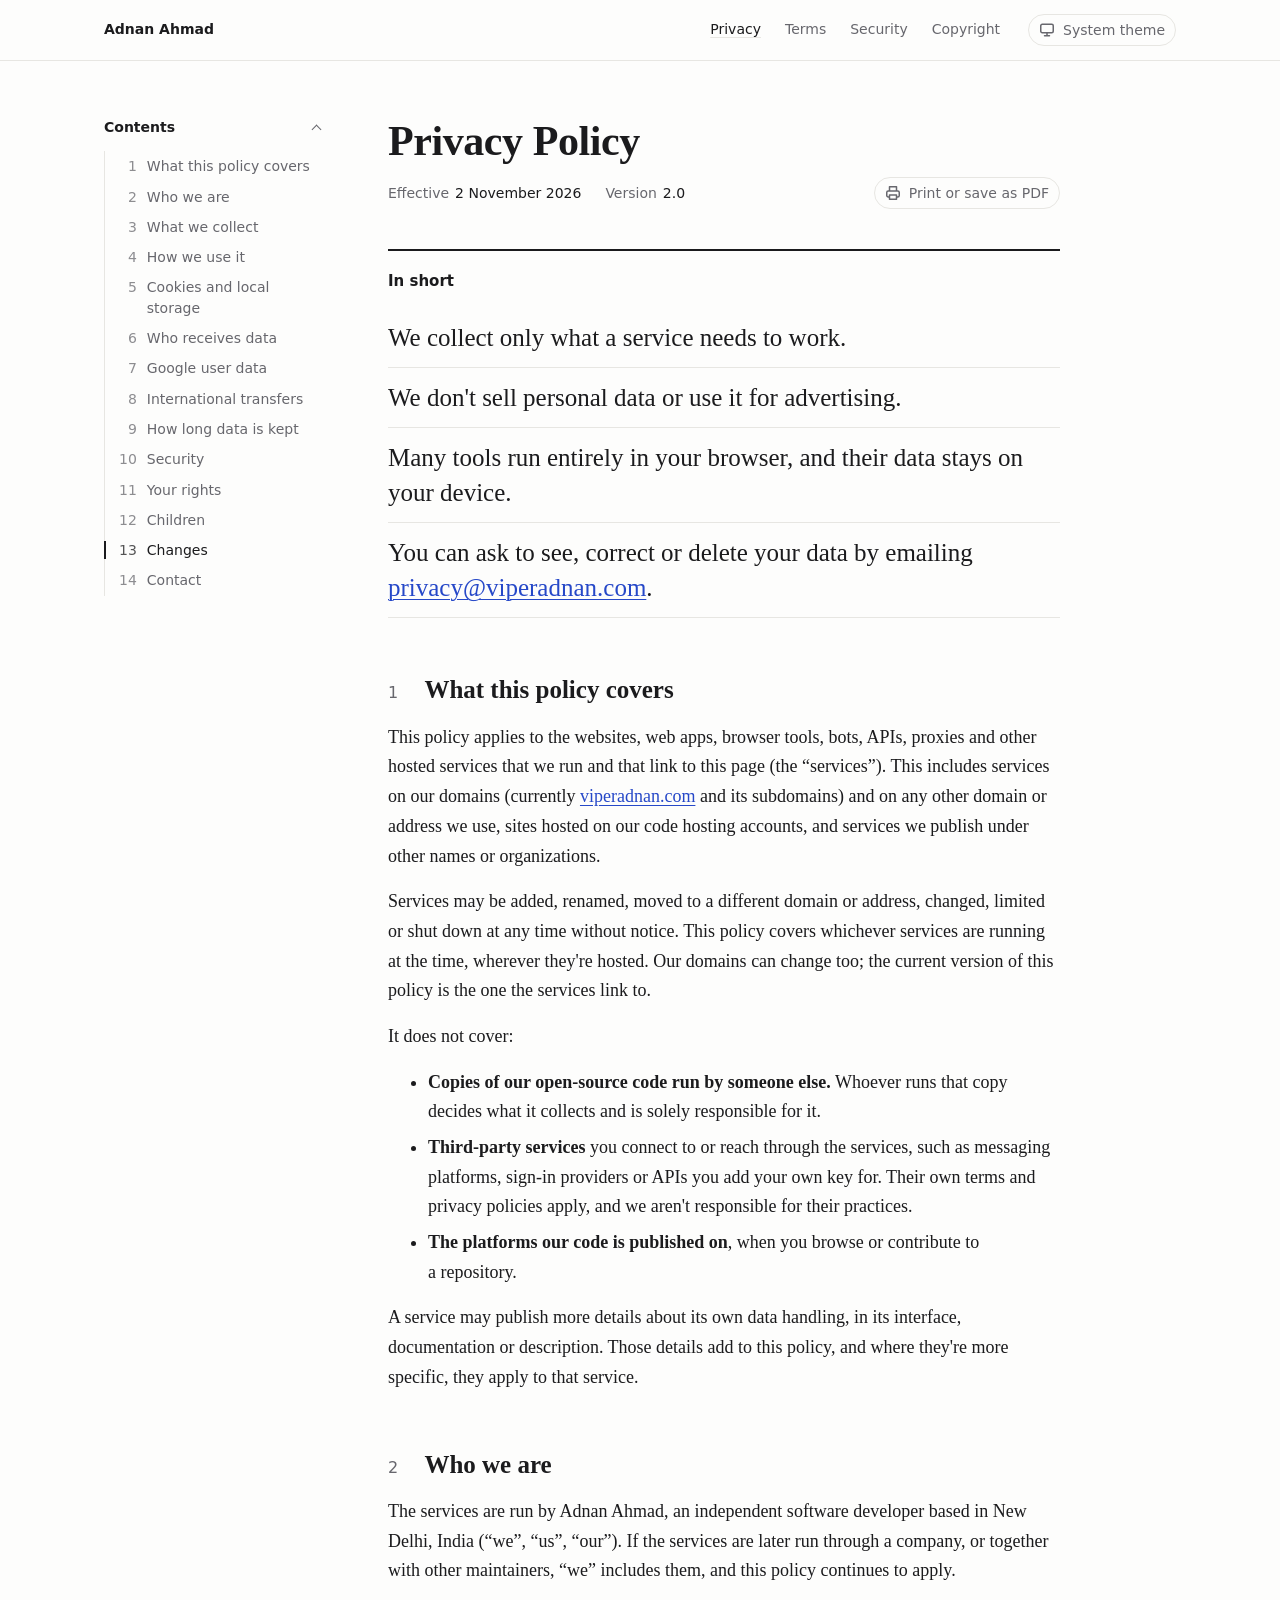
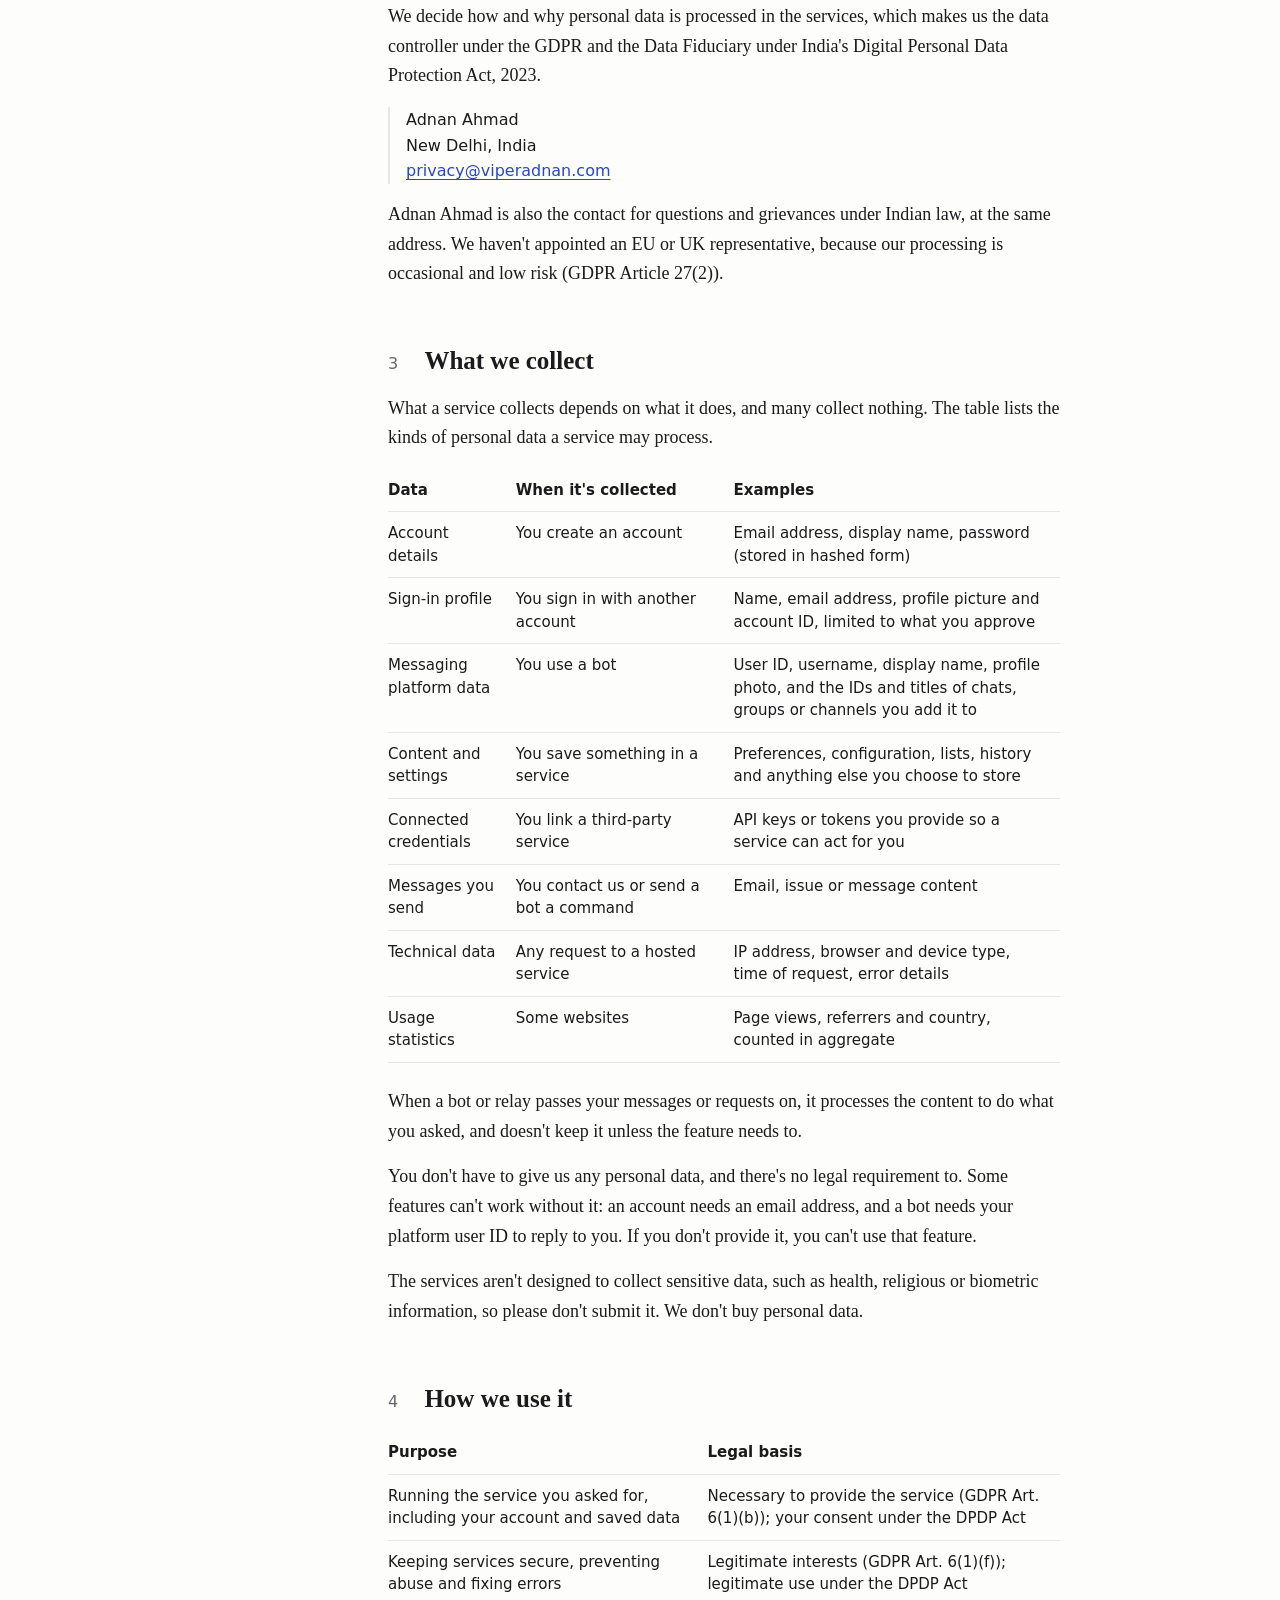
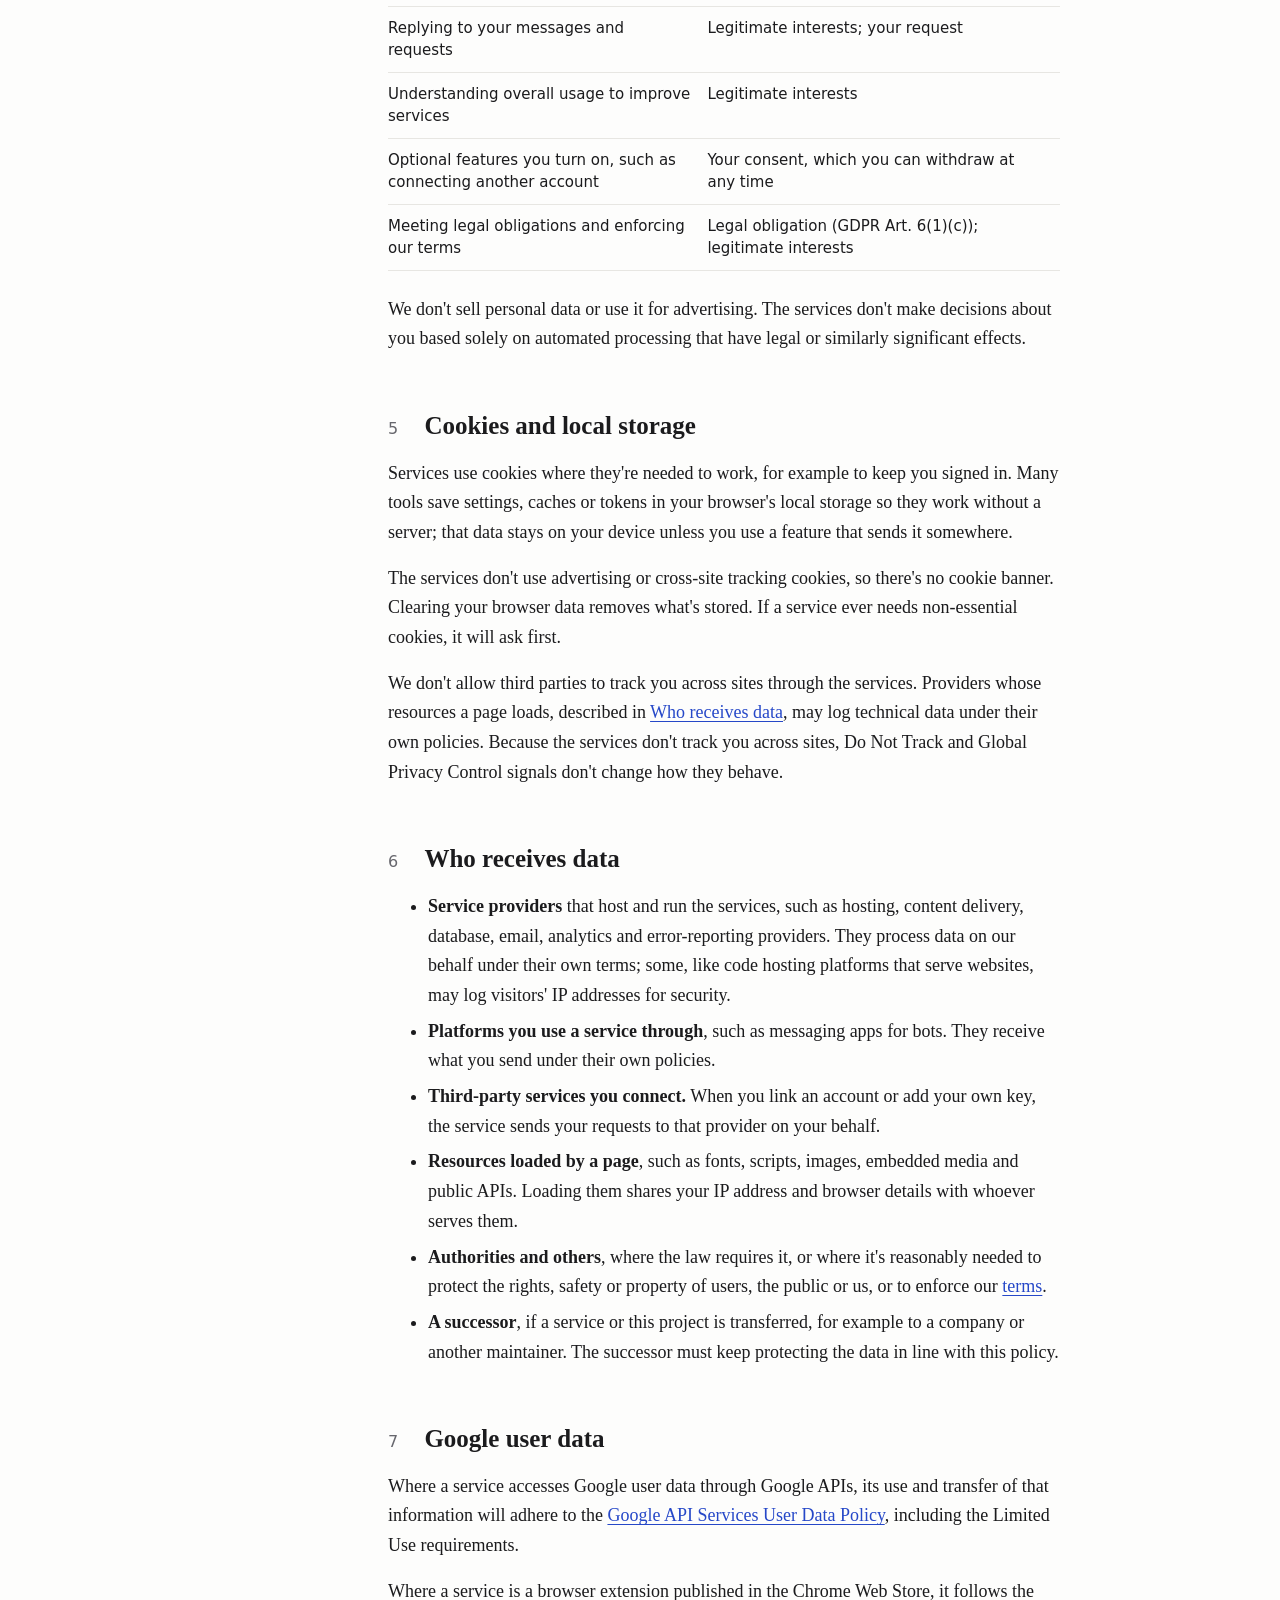
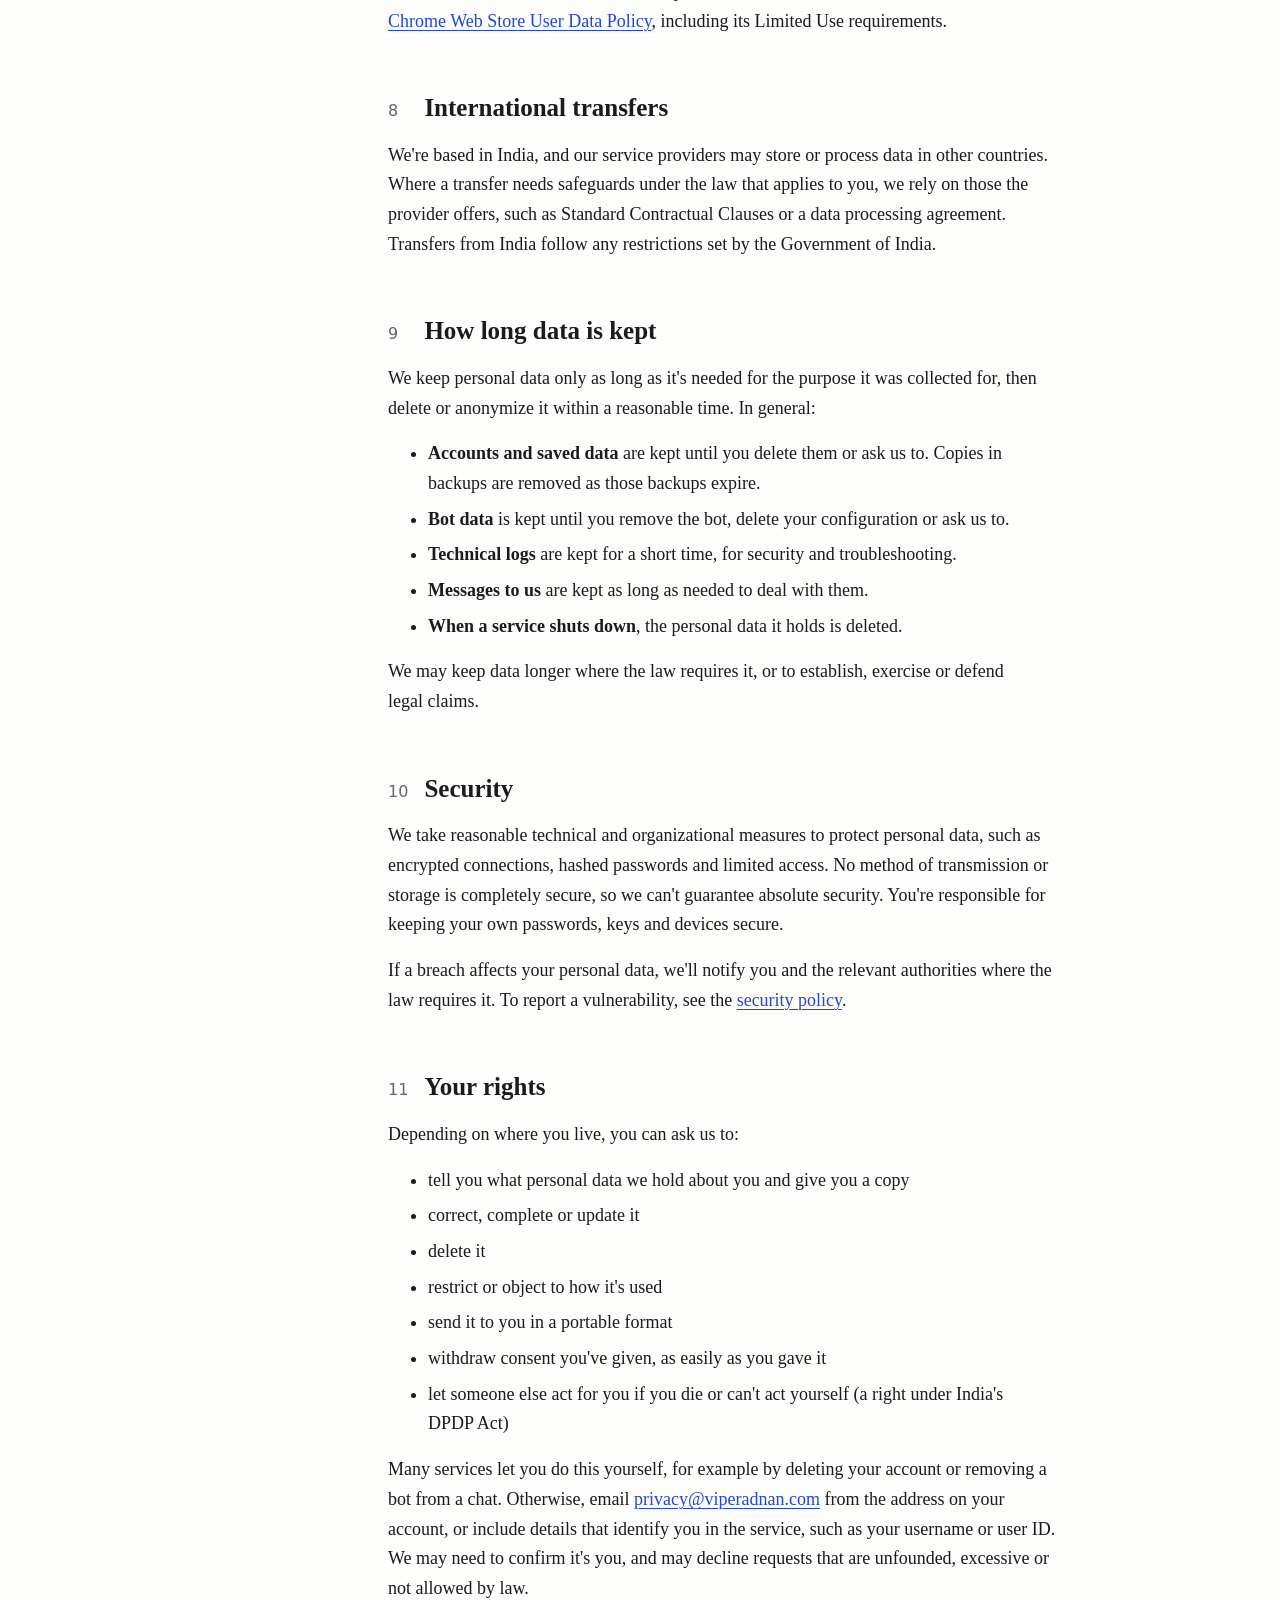
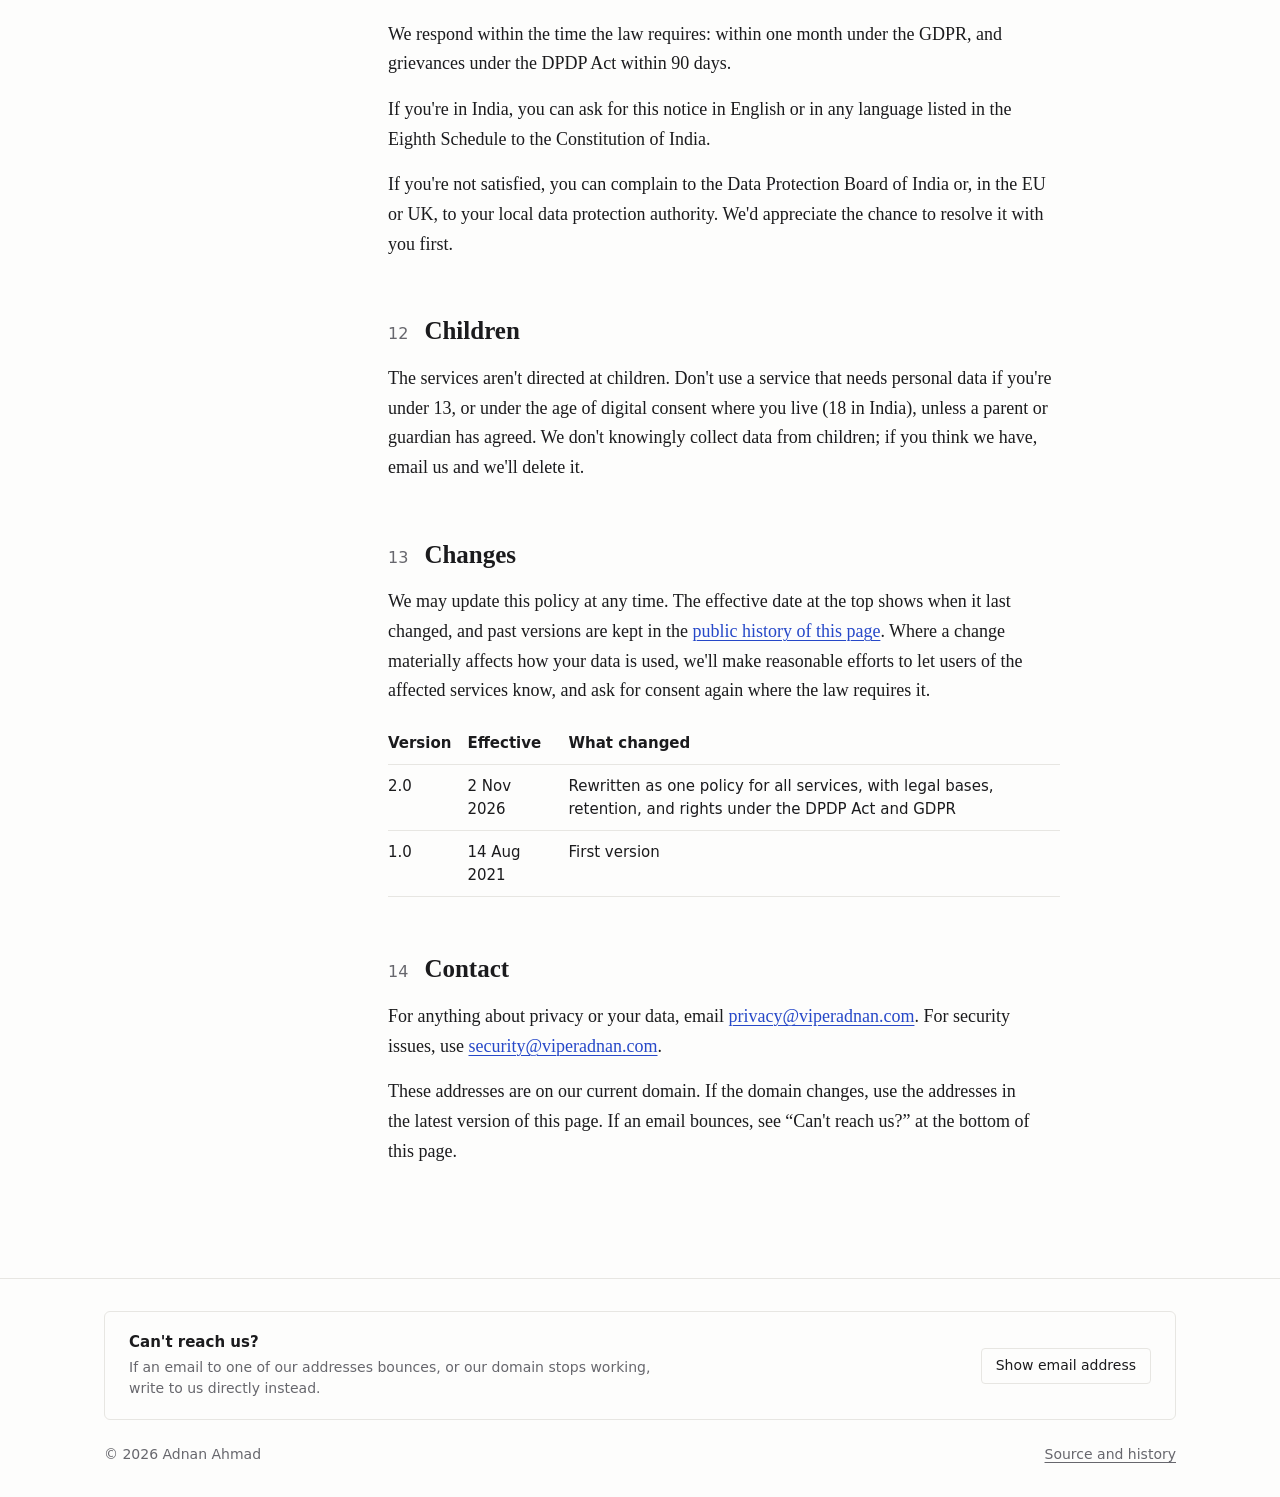
<file: privacy/index.html>
<!DOCTYPE html>
<html lang="en">
<head>
    <meta charset="utf-8">
    <meta name="viewport" content="width=device-width, initial-scale=1">
    <script>try{var t=localStorage.getItem('legal-theme');if(t)document.documentElement.dataset.theme=t}catch(e){}</script>
    <title>Privacy Policy | Adnan Ahmad</title>
    <meta name="description" content="How Adnan Ahmad (viperadnan) collects, uses and protects personal data across his websites, apps, bots and other services, and how to exercise your rights.">
    <meta name="author" content="Adnan Ahmad">
    <meta name="robots" content="index, follow, max-snippet:-1">
    <meta name="color-scheme" content="light dark">
    <meta name="theme-color" media="(prefers-color-scheme: light)" content="#fdfdfc">
    <meta name="theme-color" media="(prefers-color-scheme: dark)" content="#131315">
    <meta name="format-detection" content="telephone=no">
    <link rel="canonical" href="https://viperadnan.com/pages/privacy/">
    <link rel="icon" type="image/svg+xml" href="../assets/mark.svg">
    <link rel="sitemap" type="application/xml" href="../sitemap.xml">

    <meta property="og:type" content="article">
    <meta property="og:site_name" content="Adnan Ahmad">
    <meta property="og:locale" content="en_US">
    <meta property="og:title" content="Privacy Policy">
    <meta property="og:description" content="How Adnan Ahmad (viperadnan) collects, uses and protects personal data across his websites, apps, bots and other services, and how to exercise your rights.">
    <meta property="og:url" content="https://viperadnan.com/pages/privacy/">
    <meta property="og:image" content="https://viperadnan.com/pages/privacy/og.png">
    <meta property="og:image:type" content="image/png">
    <meta property="og:image:width" content="1200">
    <meta property="og:image:height" content="630">
    <meta property="og:image:alt" content="Privacy Policy, by Adnan Ahmad">
    <meta property="article:author" content="Adnan Ahmad">
    <meta property="article:modified_time" content="2026-11-02">
    <meta name="twitter:card" content="summary_large_image">
    <meta name="twitter:site" content="@viperadn">
    <meta name="twitter:title" content="Privacy Policy">
    <meta name="twitter:description" content="How Adnan Ahmad (viperadnan) collects, uses and protects personal data across his websites, apps, bots and other services, and how to exercise your rights.">
    <meta name="twitter:image" content="https://viperadnan.com/pages/privacy/og.png">
    <meta name="twitter:image:alt" content="Privacy Policy, by Adnan Ahmad">

    <script type="application/ld+json">
{
    "@context": "https://schema.org",
    "@type": "WebPage",
    "name": "Privacy Policy",
    "description": "How Adnan Ahmad (viperadnan) collects, uses and protects personal data across his websites, apps, bots and other services, and how to exercise your rights.",
    "url": "https://viperadnan.com/pages/privacy/",
    "inLanguage": "en",
    "datePublished": "2021-08-14",
    "dateModified": "2026-11-02",
    "isPartOf": {
        "@type": "WebSite",
        "name": "Adnan Ahmad",
        "url": "https://viperadnan.com/"
    },
    "author": {
        "@id": "https://viperadnan.com/#person"
    },
    "publisher": {
        "@type": "Person",
        "@id": "https://viperadnan.com/#person",
        "name": "Adnan Ahmad",
        "alternateName": "viperadnan",
        "url": "https://viperadnan.com/",
        "sameAs": [
            "https://github.com/viperadnan-git",
            "https://gitlab.com/viperadnan",
            "https://x.com/viperadn"
        ]
    },
    "primaryImageOfPage": {
        "@type": "ImageObject",
        "url": "https://viperadnan.com/pages/privacy/og.png",
        "width": 1200,
        "height": 630
    }
}
    </script>

    <link rel="stylesheet" href="../assets/legal.css">
    <script src="../assets/legal.js" defer></script>
</head>
<body>
    <a class="skip" href="#main">Skip to content</a>
    <header class="bar">
        <div class="bar-inner">
            <a class="owner" href="https://viperadnan.com/">Adnan Ahmad</a>
            <nav class="docs-nav" aria-label="Legal documents">
                <ul class="docs">
                    <li><a href="../privacy/" aria-current="page">Privacy</a></li>
                    <li><a href="../terms/">Terms</a></li>
                    <li><a href="../security/">Security</a></li>
                    <li><a href="../copyright/">Copyright</a></li>
                </ul>
            </nav>
            <button class="theme" type="button" data-theme-toggle hidden><svg class="i-system" viewBox="0 0 16 16" aria-hidden="true" fill="none" stroke="currentColor" stroke-width="1.5" stroke-linecap="round" stroke-linejoin="round"><rect x="1.75" y="2.25" width="12.5" height="8.5" rx="1.5"/><path d="M5.5 13.75h5M8 10.75v3"/></svg><svg class="i-light" viewBox="0 0 16 16" aria-hidden="true" fill="none" stroke="currentColor" stroke-width="1.5" stroke-linecap="round" stroke-linejoin="round"><circle cx="8" cy="8" r="2.75"/><path d="M8 1.25v1.5M8 13.25v1.5M1.25 8h1.5M13.25 8h1.5M3.23 3.23l1.06 1.06M11.71 11.71l1.06 1.06M3.23 12.77l1.06-1.06M11.71 4.29l1.06-1.06"/></svg><svg class="i-dark" viewBox="0 0 16 16" aria-hidden="true" fill="none" stroke="currentColor" stroke-width="1.5" stroke-linecap="round" stroke-linejoin="round"><path d="M13.75 9.9A5.9 5.9 0 0 1 6.1 2.25a5.9 5.9 0 1 0 7.65 7.65Z"/></svg><span>System theme</span></button>
        </div>
    </header>

    <div class="layout">
        <nav class="toc" aria-label="Contents">
            <details>
                <summary>Contents</summary>
                <ol>
                    <li><a href="#scope">What this policy covers</a></li>
                    <li><a href="#who">Who we are</a></li>
                    <li><a href="#collect">What we collect</a></li>
                    <li><a href="#use">How we use it</a></li>
                    <li><a href="#cookies">Cookies and local storage</a></li>
                    <li><a href="#sharing">Who receives data</a></li>
                    <li><a href="#google">Google user data</a></li>
                    <li><a href="#transfers">International transfers</a></li>
                    <li><a href="#retention">How long data is kept</a></li>
                    <li><a href="#security">Security</a></li>
                    <li><a href="#rights">Your rights</a></li>
                    <li><a href="#children">Children</a></li>
                    <li><a href="#changes">Changes</a></li>
                    <li><a href="#contact">Contact</a></li>
                </ol>
            </details>
        </nav>

        <main class="doc" id="main">
            <h1>Privacy Policy</h1>
            <div class="doc-head">
                <dl class="meta">
                    <div><dt>Effective</dt><dd><time datetime="2026-11-02">2 November 2026</time></dd></div>
                    <div><dt>Version</dt><dd>2.0</dd></div>
                </dl>
                <button class="print" type="button" data-print hidden><svg viewBox="0 0 16 16" aria-hidden="true" fill="none" stroke="currentColor" stroke-width="1.5" stroke-linejoin="round"><path d="M4.5 6V1.75h7V6"/><rect x="1.75" y="6" width="12.5" height="6" rx="1.5"/><path d="M4.5 10h7v4.25h-7z" fill="var(--bg)"/></svg><span>Print or save as PDF</span></button>
            </div>

            <div class="summary">
                <h2>In short</h2>
                <ul>
                    <li>We collect only what a service needs to work.</li>
                    <li>We don't sell personal data or use it for advertising.</li>
                    <li>Many tools run entirely in your browser, and their data stays on your device.</li>
                    <li>You can ask to see, correct or delete your data by emailing <a href="mailto:privacy@viperadnan.com">privacy@viperadnan.com</a>.</li>
                </ul>
            </div>

            <section id="scope">
                <h2>What this policy covers <a class="anchor" href="#scope" aria-label="Link to this section">#</a></h2>
                <p>This policy applies to the websites, web apps, browser tools, bots, APIs, proxies and other hosted services that we run and that link to this page (the “services”). This includes services on our domains (currently <a href="https://viperadnan.com/">viperadnan.com</a> and its subdomains) and on any other domain or address we use, sites hosted on our code hosting accounts, and services we publish under other names or organizations.</p>
                <p>Services may be added, renamed, moved to a different domain or address, changed, limited or shut down at any time without notice. This policy covers whichever services are running at the time, wherever they're hosted. Our domains can change too; the current version of this policy is the one the services link to.</p>
                <p>It does not cover:</p>
                <ul>
                    <li><strong>Copies of our open-source code run by someone else.</strong> Whoever runs that copy decides what it collects and is solely responsible for it.</li>
                    <li><strong>Third-party services</strong> you connect to or reach through the services, such as messaging platforms, sign-in providers or APIs you add your own key for. Their own terms and privacy policies apply, and we aren't responsible for their practices.</li>
                    <li><strong>The platforms our code is published on</strong>, when you browse or contribute to a repository.</li>
                </ul>
                <p>A service may publish more details about its own data handling, in its interface, documentation or description. Those details add to this policy, and where they're more specific, they apply to that service.</p>
            </section>

            <section id="who">
                <h2>Who we are <a class="anchor" href="#who" aria-label="Link to this section">#</a></h2>
                <p>The services are run by Adnan Ahmad, an independent software developer based in New Delhi, India (“we”, “us”, “our”). If the services are later run through a company, or together with other maintainers, “we” includes them, and this policy continues to apply.</p>
                <p>We decide how and why personal data is processed in the services, which makes us the data controller under the GDPR and the Data Fiduciary under India's Digital Personal Data Protection Act, 2023.</p>
                <p class="contact">Adnan Ahmad<br>New Delhi, India<br><a href="mailto:privacy@viperadnan.com">privacy@viperadnan.com</a></p>
                <p>Adnan Ahmad is also the contact for questions and grievances under Indian law, at the same address. We haven't appointed an EU or UK representative, because our processing is occasional and low risk (GDPR Article 27(2)).</p>
            </section>

            <section id="collect">
                <h2>What we collect <a class="anchor" href="#collect" aria-label="Link to this section">#</a></h2>
                <p>What a service collects depends on what it does, and many collect nothing. The table lists the kinds of personal data a service may process.</p>
                <div class="table">
                    <table>
                        <thead>
                            <tr><th scope="col">Data</th><th scope="col">When it's collected</th><th scope="col">Examples</th></tr>
                        </thead>
                        <tbody>
                            <tr><td>Account details</td><td>You create an account</td><td>Email address, display name, password (stored in hashed form)</td></tr>
                            <tr><td>Sign-in profile</td><td>You sign in with another account</td><td>Name, email address, profile picture and account ID, limited to what you approve</td></tr>
                            <tr><td>Messaging platform data</td><td>You use a bot</td><td>User ID, username, display name, profile photo, and the IDs and titles of chats, groups or channels you add it to</td></tr>
                            <tr><td>Content and settings</td><td>You save something in a service</td><td>Preferences, configuration, lists, history and anything else you choose to store</td></tr>
                            <tr><td>Connected credentials</td><td>You link a third-party service</td><td>API keys or tokens you provide so a service can act for you</td></tr>
                            <tr><td>Messages you send</td><td>You contact us or send a bot a command</td><td>Email, issue or message content</td></tr>
                            <tr><td>Technical data</td><td>Any request to a hosted service</td><td>IP address, browser and device type, time of request, error details</td></tr>
                            <tr><td>Usage statistics</td><td>Some websites</td><td>Page views, referrers and country, counted in aggregate</td></tr>
                        </tbody>
                    </table>
                </div>
                <p>When a bot or relay passes your messages or requests on, it processes the content to do what you asked, and doesn't keep it unless the feature needs to.</p>
                <p>You don't have to give us any personal data, and there's no legal requirement to. Some features can't work without it: an account needs an email address, and a bot needs your platform user ID to reply to you. If you don't provide it, you can't use that feature.</p>
                <p>The services aren't designed to collect sensitive data, such as health, religious or biometric information, so please don't submit it. We don't buy personal data.</p>
            </section>

            <section id="use">
                <h2>How we use it <a class="anchor" href="#use" aria-label="Link to this section">#</a></h2>
                <div class="table">
                    <table>
                        <thead>
                            <tr><th scope="col">Purpose</th><th scope="col">Legal basis</th></tr>
                        </thead>
                        <tbody>
                            <tr><td>Running the service you asked for, including your account and saved data</td><td>Necessary to provide the service (GDPR Art. 6(1)(b)); your consent under the DPDP Act</td></tr>
                            <tr><td>Keeping services secure, preventing abuse and fixing errors</td><td>Legitimate interests (GDPR Art. 6(1)(f)); legitimate use under the DPDP Act</td></tr>
                            <tr><td>Replying to your messages and requests</td><td>Legitimate interests; your request</td></tr>
                            <tr><td>Understanding overall usage to improve services</td><td>Legitimate interests</td></tr>
                            <tr><td>Optional features you turn on, such as connecting another account</td><td>Your consent, which you can withdraw at any time</td></tr>
                            <tr><td>Meeting legal obligations and enforcing our terms</td><td>Legal obligation (GDPR Art. 6(1)(c)); legitimate interests</td></tr>
                        </tbody>
                    </table>
                </div>
                <p>We don't sell personal data or use it for advertising. The services don't make decisions about you based solely on automated processing that have legal or similarly significant effects.</p>
            </section>

            <section id="cookies">
                <h2>Cookies and local storage <a class="anchor" href="#cookies" aria-label="Link to this section">#</a></h2>
                <p>Services use cookies where they're needed to work, for example to keep you signed in. Many tools save settings, caches or tokens in your browser's local storage so they work without a server; that data stays on your device unless you use a feature that sends it somewhere.</p>
                <p>The services don't use advertising or cross-site tracking cookies, so there's no cookie banner. Clearing your browser data removes what's stored. If a service ever needs non-essential cookies, it will ask first.</p>
                <p>We don't allow third parties to track you across sites through the services. Providers whose resources a page loads, described in <a href="#sharing">Who receives data</a>, may log technical data under their own policies. Because the services don't track you across sites, Do Not Track and Global Privacy Control signals don't change how they behave.</p>
            </section>

            <section id="sharing">
                <h2>Who receives data <a class="anchor" href="#sharing" aria-label="Link to this section">#</a></h2>
                <ul>
                    <li><strong>Service providers</strong> that host and run the services, such as hosting, content delivery, database, email, analytics and error-reporting providers. They process data on our behalf under their own terms; some, like code hosting platforms that serve websites, may log visitors' IP addresses for security.</li>
                    <li><strong>Platforms you use a service through</strong>, such as messaging apps for bots. They receive what you send under their own policies.</li>
                    <li><strong>Third-party services you connect.</strong> When you link an account or add your own key, the service sends your requests to that provider on your behalf.</li>
                    <li><strong>Resources loaded by a page</strong>, such as fonts, scripts, images, embedded media and public APIs. Loading them shares your IP address and browser details with whoever serves them.</li>
                    <li><strong>Authorities and others</strong>, where the law requires it, or where it's reasonably needed to protect the rights, safety or property of users, the public or us, or to enforce our <a href="../terms/">terms</a>.</li>
                    <li><strong>A successor</strong>, if a service or this project is transferred, for example to a company or another maintainer. The successor must keep protecting the data in line with this policy.</li>
                </ul>
            </section>

            <section id="google">
                <h2>Google user data <a class="anchor" href="#google" aria-label="Link to this section">#</a></h2>
                <p>Where a service accesses Google user data through Google APIs, its use and transfer of that information will adhere to the <a href="https://developers.google.com/terms/api-services-user-data-policy">Google API Services User Data Policy</a>, including the Limited Use requirements.</p>
                <p>Where a service is a browser extension published in the Chrome Web Store, it follows the <a href="https://developer.chrome.com/docs/webstore/program-policies/limited-use">Chrome Web Store User Data Policy</a>, including its Limited Use requirements.</p>
            </section>

            <section id="transfers">
                <h2>International transfers <a class="anchor" href="#transfers" aria-label="Link to this section">#</a></h2>
                <p>We're based in India, and our service providers may store or process data in other countries. Where a transfer needs safeguards under the law that applies to you, we rely on those the provider offers, such as Standard Contractual Clauses or a data processing agreement. Transfers from India follow any restrictions set by the Government of India.</p>
            </section>

            <section id="retention">
                <h2>How long data is kept <a class="anchor" href="#retention" aria-label="Link to this section">#</a></h2>
                <p>We keep personal data only as long as it's needed for the purpose it was collected for, then delete or anonymize it within a reasonable time. In general:</p>
                <ul>
                    <li><strong>Accounts and saved data</strong> are kept until you delete them or ask us to. Copies in backups are removed as those backups expire.</li>
                    <li><strong>Bot data</strong> is kept until you remove the bot, delete your configuration or ask us to.</li>
                    <li><strong>Technical logs</strong> are kept for a short time, for security and troubleshooting.</li>
                    <li><strong>Messages to us</strong> are kept as long as needed to deal with them.</li>
                    <li><strong>When a service shuts down</strong>, the personal data it holds is deleted.</li>
                </ul>
                <p>We may keep data longer where the law requires it, or to establish, exercise or defend legal claims.</p>
            </section>

            <section id="security">
                <h2>Security <a class="anchor" href="#security" aria-label="Link to this section">#</a></h2>
                <p>We take reasonable technical and organizational measures to protect personal data, such as encrypted connections, hashed passwords and limited access. No method of transmission or storage is completely secure, so we can't guarantee absolute security. You're responsible for keeping your own passwords, keys and devices secure.</p>
                <p>If a breach affects your personal data, we'll notify you and the relevant authorities where the law requires it. To report a vulnerability, see the <a href="../security/">security policy</a>.</p>
            </section>

            <section id="rights">
                <h2>Your rights <a class="anchor" href="#rights" aria-label="Link to this section">#</a></h2>
                <p>Depending on where you live, you can ask us to:</p>
                <ul>
                    <li>tell you what personal data we hold about you and give you a copy</li>
                    <li>correct, complete or update it</li>
                    <li>delete it</li>
                    <li>restrict or object to how it's used</li>
                    <li>send it to you in a portable format</li>
                    <li>withdraw consent you've given, as easily as you gave it</li>
                    <li>let someone else act for you if you die or can't act yourself (a right under India's DPDP Act)</li>
                </ul>
                <p>Many services let you do this yourself, for example by deleting your account or removing a bot from a chat. Otherwise, email <a href="mailto:privacy@viperadnan.com">privacy@viperadnan.com</a> from the address on your account, or include details that identify you in the service, such as your username or user ID. We may need to confirm it's you, and may decline requests that are unfounded, excessive or not allowed by law.</p>
                <p>We respond within the time the law requires: within one month under the GDPR, and grievances under the DPDP Act within 90 days.</p>
                <p>If you're in India, you can ask for this notice in English or in any language listed in the Eighth Schedule to the Constitution of India.</p>
                <p>If you're not satisfied, you can complain to the Data Protection Board of India or, in the EU or UK, to your local data protection authority. We'd appreciate the chance to resolve it with you first.</p>
            </section>

            <section id="children">
                <h2>Children <a class="anchor" href="#children" aria-label="Link to this section">#</a></h2>
                <p>The services aren't directed at children. Don't use a service that needs personal data if you're under 13, or under the age of digital consent where you live (18 in India), unless a parent or guardian has agreed. We don't knowingly collect data from children; if you think we have, email us and we'll delete it.</p>
            </section>

            <section id="changes">
                <h2>Changes <a class="anchor" href="#changes" aria-label="Link to this section">#</a></h2>
                <p>We may update this policy at any time. The effective date at the top shows when it last changed, and past versions are kept in the <a href="https://github.com/viperadnan-git/pages/commits/main/privacy">public history of this page</a>. Where a change materially affects how your data is used, we'll make reasonable efforts to let users of the affected services know, and ask for consent again where the law requires it.</p>
                <div class="table">
                    <table>
                        <thead>
                            <tr><th scope="col">Version</th><th scope="col">Effective</th><th scope="col">What changed</th></tr>
                        </thead>
                        <tbody>
                            <tr><td>2.0</td><td>2 Nov 2026</td><td>Rewritten as one policy for all services, with legal bases, retention, and rights under the DPDP Act and GDPR</td></tr>
                            <tr><td>1.0</td><td>14 Aug 2021</td><td>First version</td></tr>
                        </tbody>
                    </table>
                </div>
            </section>

            <section id="contact">
                <h2>Contact <a class="anchor" href="#contact" aria-label="Link to this section">#</a></h2>
                <p>For anything about privacy or your data, email <a href="mailto:privacy@viperadnan.com">privacy@viperadnan.com</a>. For security issues, use <a href="mailto:security@viperadnan.com">security@viperadnan.com</a>.</p>
                <p>These addresses are on our current domain. If the domain changes, use the addresses in the latest version of this page. If an email bounces, see “Can't reach us?” at the bottom of this page.</p>
            </section>
        </main>
    </div>

    <footer class="foot">
        <div class="foot-inner">
            <section class="reach" aria-labelledby="reach-title">
                <div>
                    <h2 id="reach-title">Can't reach us?</h2>
                    <p>If an email to one of our addresses bounces, or our domain stops working, write to us directly instead.</p>
                </div>
                <div class="reach-action" data-reveal>
                    <button class="btn" type="button" data-reveal-email="bW9jLmxpYW1nQG5hbmRhcmVwaXY=" hidden>Show email address</button>
                    <noscript>Turn on JavaScript to see the address, or open an issue at <a href="https://github.com/viperadnan-git/pages/issues">github.com/viperadnan-git/pages</a>.</noscript>
                </div>
            </section>
            <div class="foot-meta">
                <span>© 2026 Adnan Ahmad</span>
                <a href="https://github.com/viperadnan-git/pages/tree/main/privacy">Source and history</a>
            </div>
        </div>
    </footer>
</body>
</html>
</file>
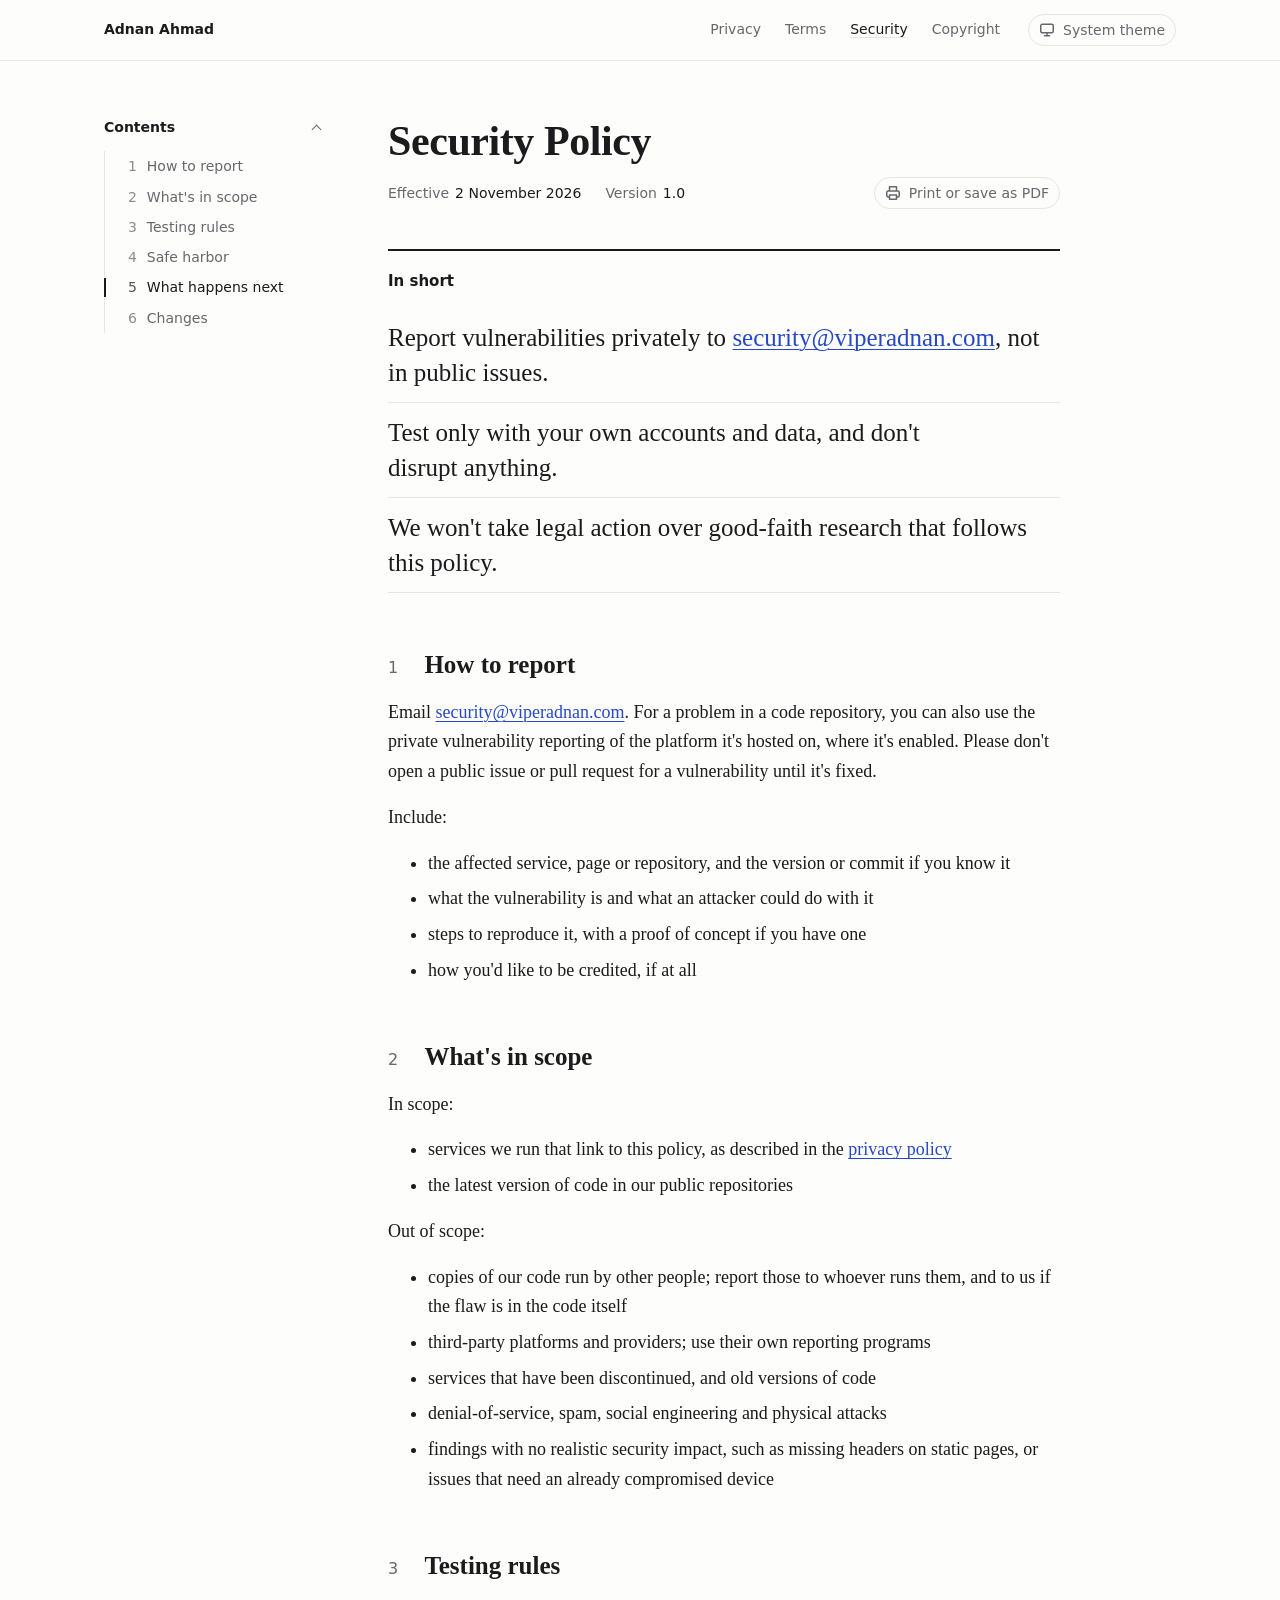
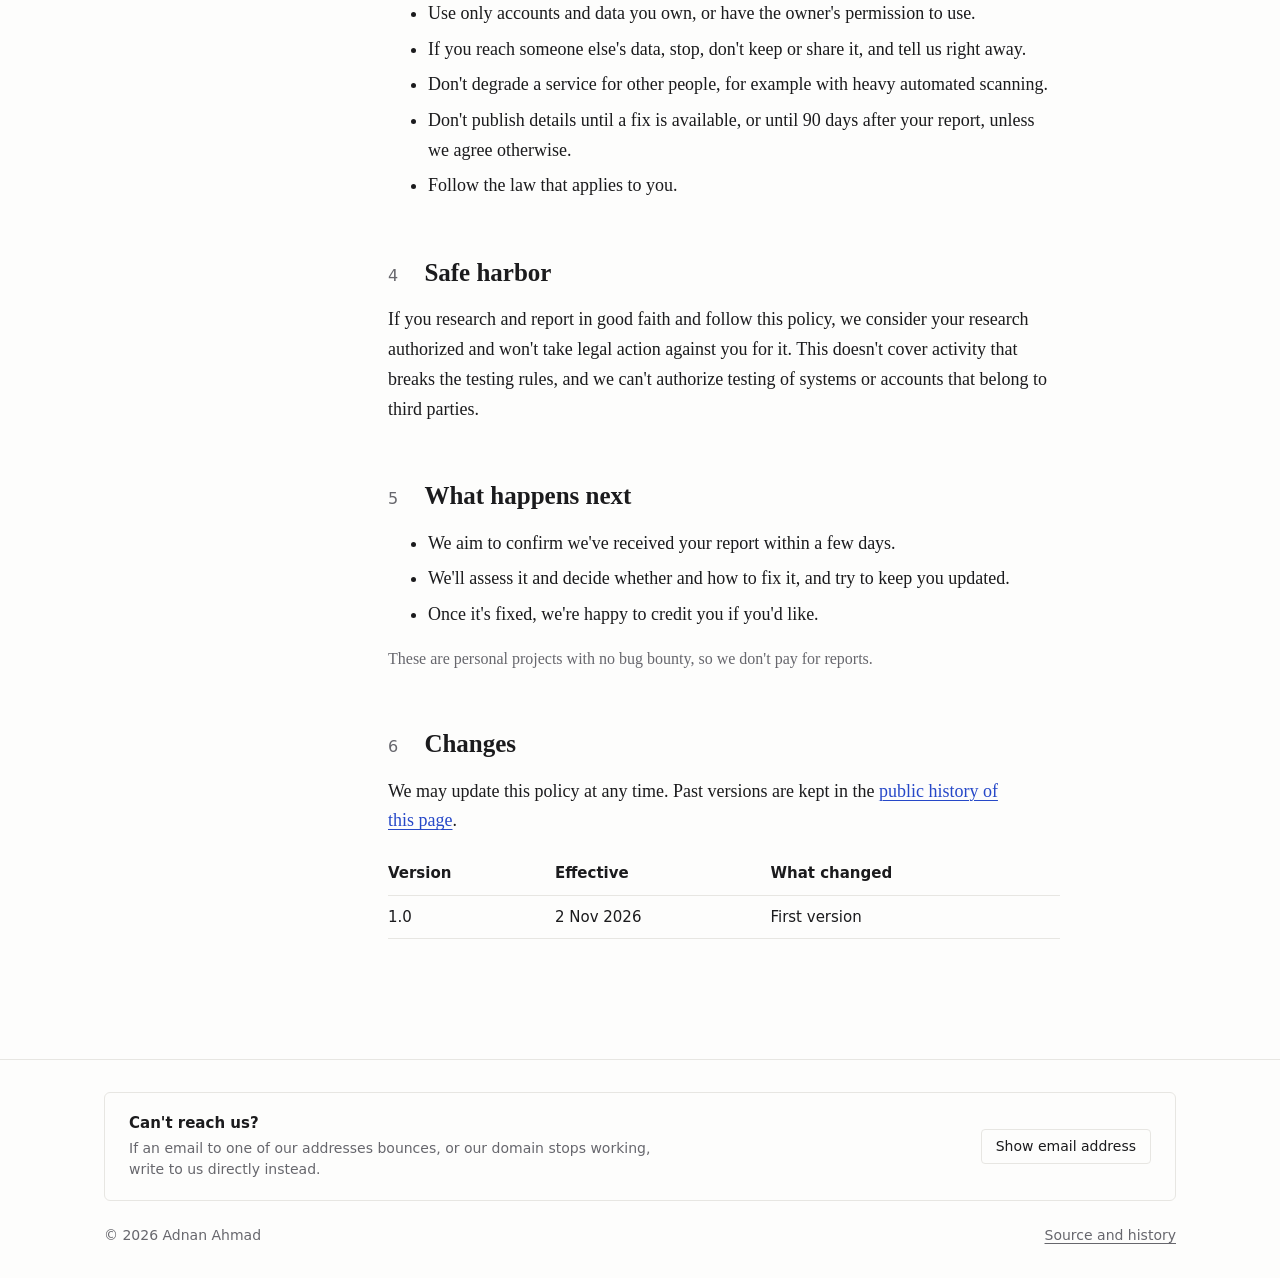
<file: security/index.html>
<!DOCTYPE html>
<html lang="en">
<head>
    <meta charset="utf-8">
    <meta name="viewport" content="width=device-width, initial-scale=1">
    <script>try{var t=localStorage.getItem('legal-theme');if(t)document.documentElement.dataset.theme=t}catch(e){}</script>
    <title>Security Policy | Adnan Ahmad</title>
    <meta name="description" content="How to report a security vulnerability in the services or open-source projects of Adnan Ahmad (viperadnan), with safe harbor for good-faith research.">
    <meta name="author" content="Adnan Ahmad">
    <meta name="robots" content="index, follow, max-snippet:-1">
    <meta name="color-scheme" content="light dark">
    <meta name="theme-color" media="(prefers-color-scheme: light)" content="#fdfdfc">
    <meta name="theme-color" media="(prefers-color-scheme: dark)" content="#131315">
    <meta name="format-detection" content="telephone=no">
    <link rel="canonical" href="https://viperadnan.com/pages/security/">
    <link rel="icon" type="image/svg+xml" href="../assets/mark.svg">
    <link rel="sitemap" type="application/xml" href="../sitemap.xml">

    <meta property="og:type" content="article">
    <meta property="og:site_name" content="Adnan Ahmad">
    <meta property="og:locale" content="en_US">
    <meta property="og:title" content="Security Policy">
    <meta property="og:description" content="How to report a security vulnerability in the services or open-source projects of Adnan Ahmad (viperadnan), with safe harbor for good-faith research.">
    <meta property="og:url" content="https://viperadnan.com/pages/security/">
    <meta property="og:image" content="https://viperadnan.com/pages/security/og.png">
    <meta property="og:image:type" content="image/png">
    <meta property="og:image:width" content="1200">
    <meta property="og:image:height" content="630">
    <meta property="og:image:alt" content="Security Policy, by Adnan Ahmad">
    <meta property="article:author" content="Adnan Ahmad">
    <meta property="article:modified_time" content="2026-11-02">
    <meta name="twitter:card" content="summary_large_image">
    <meta name="twitter:site" content="@viperadn">
    <meta name="twitter:title" content="Security Policy">
    <meta name="twitter:description" content="How to report a security vulnerability in the services or open-source projects of Adnan Ahmad (viperadnan), with safe harbor for good-faith research.">
    <meta name="twitter:image" content="https://viperadnan.com/pages/security/og.png">
    <meta name="twitter:image:alt" content="Security Policy, by Adnan Ahmad">

    <script type="application/ld+json">
{
    "@context": "https://schema.org",
    "@type": "WebPage",
    "name": "Security Policy",
    "description": "How to report a security vulnerability in the services or open-source projects of Adnan Ahmad (viperadnan), with safe harbor for good-faith research.",
    "url": "https://viperadnan.com/pages/security/",
    "inLanguage": "en",
    "datePublished": "2026-11-02",
    "dateModified": "2026-11-02",
    "isPartOf": {
        "@type": "WebSite",
        "name": "Adnan Ahmad",
        "url": "https://viperadnan.com/"
    },
    "author": {
        "@id": "https://viperadnan.com/#person"
    },
    "publisher": {
        "@type": "Person",
        "@id": "https://viperadnan.com/#person",
        "name": "Adnan Ahmad",
        "alternateName": "viperadnan",
        "url": "https://viperadnan.com/",
        "sameAs": [
            "https://github.com/viperadnan-git",
            "https://gitlab.com/viperadnan",
            "https://x.com/viperadn"
        ]
    },
    "primaryImageOfPage": {
        "@type": "ImageObject",
        "url": "https://viperadnan.com/pages/security/og.png",
        "width": 1200,
        "height": 630
    }
}
    </script>

    <link rel="stylesheet" href="../assets/legal.css">
    <script src="../assets/legal.js" defer></script>
</head>
<body>
    <a class="skip" href="#main">Skip to content</a>
    <header class="bar">
        <div class="bar-inner">
            <a class="owner" href="https://viperadnan.com/">Adnan Ahmad</a>
            <nav class="docs-nav" aria-label="Legal documents">
                <ul class="docs">
                    <li><a href="../privacy/">Privacy</a></li>
                    <li><a href="../terms/">Terms</a></li>
                    <li><a href="../security/" aria-current="page">Security</a></li>
                    <li><a href="../copyright/">Copyright</a></li>
                </ul>
            </nav>
            <button class="theme" type="button" data-theme-toggle hidden><svg class="i-system" viewBox="0 0 16 16" aria-hidden="true" fill="none" stroke="currentColor" stroke-width="1.5" stroke-linecap="round" stroke-linejoin="round"><rect x="1.75" y="2.25" width="12.5" height="8.5" rx="1.5"/><path d="M5.5 13.75h5M8 10.75v3"/></svg><svg class="i-light" viewBox="0 0 16 16" aria-hidden="true" fill="none" stroke="currentColor" stroke-width="1.5" stroke-linecap="round" stroke-linejoin="round"><circle cx="8" cy="8" r="2.75"/><path d="M8 1.25v1.5M8 13.25v1.5M1.25 8h1.5M13.25 8h1.5M3.23 3.23l1.06 1.06M11.71 11.71l1.06 1.06M3.23 12.77l1.06-1.06M11.71 4.29l1.06-1.06"/></svg><svg class="i-dark" viewBox="0 0 16 16" aria-hidden="true" fill="none" stroke="currentColor" stroke-width="1.5" stroke-linecap="round" stroke-linejoin="round"><path d="M13.75 9.9A5.9 5.9 0 0 1 6.1 2.25a5.9 5.9 0 1 0 7.65 7.65Z"/></svg><span>System theme</span></button>
        </div>
    </header>

    <div class="layout">
        <nav class="toc" aria-label="Contents">
            <details>
                <summary>Contents</summary>
                <ol>
                    <li><a href="#report">How to report</a></li>
                    <li><a href="#scope">What's in scope</a></li>
                    <li><a href="#rules">Testing rules</a></li>
                    <li><a href="#safe-harbor">Safe harbor</a></li>
                    <li><a href="#response">What happens next</a></li>
                    <li><a href="#changes">Changes</a></li>
                </ol>
            </details>
        </nav>

        <main class="doc" id="main">
            <h1>Security Policy</h1>
            <div class="doc-head">
                <dl class="meta">
                    <div><dt>Effective</dt><dd><time datetime="2026-11-02">2 November 2026</time></dd></div>
                    <div><dt>Version</dt><dd>1.0</dd></div>
                </dl>
                <button class="print" type="button" data-print hidden><svg viewBox="0 0 16 16" aria-hidden="true" fill="none" stroke="currentColor" stroke-width="1.5" stroke-linejoin="round"><path d="M4.5 6V1.75h7V6"/><rect x="1.75" y="6" width="12.5" height="6" rx="1.5"/><path d="M4.5 10h7v4.25h-7z" fill="var(--bg)"/></svg><span>Print or save as PDF</span></button>
            </div>

            <div class="summary">
                <h2>In short</h2>
                <ul>
                    <li>Report vulnerabilities privately to <a href="mailto:security@viperadnan.com">security@viperadnan.com</a>, not in public issues.</li>
                    <li>Test only with your own accounts and data, and don't disrupt anything.</li>
                    <li>We won't take legal action over good-faith research that follows this policy.</li>
                </ul>
            </div>

            <section id="report">
                <h2>How to report <a class="anchor" href="#report" aria-label="Link to this section">#</a></h2>
                <p>Email <a href="mailto:security@viperadnan.com">security@viperadnan.com</a>. For a problem in a code repository, you can also use the private vulnerability reporting of the platform it's hosted on, where it's enabled. Please don't open a public issue or pull request for a vulnerability until it's fixed.</p>
                <p>Include:</p>
                <ul>
                    <li>the affected service, page or repository, and the version or commit if you know it</li>
                    <li>what the vulnerability is and what an attacker could do with it</li>
                    <li>steps to reproduce it, with a proof of concept if you have one</li>
                    <li>how you'd like to be credited, if at all</li>
                </ul>
            </section>

            <section id="scope">
                <h2>What's in scope <a class="anchor" href="#scope" aria-label="Link to this section">#</a></h2>
                <p>In scope:</p>
                <ul>
                    <li>services we run that link to this policy, as described in the <a href="../privacy/#scope">privacy policy</a></li>
                    <li>the latest version of code in our public repositories</li>
                </ul>
                <p>Out of scope:</p>
                <ul>
                    <li>copies of our code run by other people; report those to whoever runs them, and to us if the flaw is in the code itself</li>
                    <li>third-party platforms and providers; use their own reporting programs</li>
                    <li>services that have been discontinued, and old versions of code</li>
                    <li>denial-of-service, spam, social engineering and physical attacks</li>
                    <li>findings with no realistic security impact, such as missing headers on static pages, or issues that need an already compromised device</li>
                </ul>
            </section>

            <section id="rules">
                <h2>Testing rules <a class="anchor" href="#rules" aria-label="Link to this section">#</a></h2>
                <ul>
                    <li>Use only accounts and data you own, or have the owner's permission to use.</li>
                    <li>If you reach someone else's data, stop, don't keep or share it, and tell us right away.</li>
                    <li>Don't degrade a service for other people, for example with heavy automated scanning.</li>
                    <li>Don't publish details until a fix is available, or until 90 days after your report, unless we agree otherwise.</li>
                    <li>Follow the law that applies to you.</li>
                </ul>
            </section>

            <section id="safe-harbor">
                <h2>Safe harbor <a class="anchor" href="#safe-harbor" aria-label="Link to this section">#</a></h2>
                <p>If you research and report in good faith and follow this policy, we consider your research authorized and won't take legal action against you for it. This doesn't cover activity that breaks the testing rules, and we can't authorize testing of systems or accounts that belong to third parties.</p>
            </section>

            <section id="response">
                <h2>What happens next <a class="anchor" href="#response" aria-label="Link to this section">#</a></h2>
                <ul>
                    <li>We aim to confirm we've received your report within a few days.</li>
                    <li>We'll assess it and decide whether and how to fix it, and try to keep you updated.</li>
                    <li>Once it's fixed, we're happy to credit you if you'd like.</li>
                </ul>
                <p class="note">These are personal projects with no bug bounty, so we don't pay for reports.</p>
            </section>

            <section id="changes">
                <h2>Changes <a class="anchor" href="#changes" aria-label="Link to this section">#</a></h2>
                <p>We may update this policy at any time. Past versions are kept in the <a href="https://github.com/viperadnan-git/pages/commits/main/security">public history of this page</a>.</p>
                <div class="table">
                    <table>
                        <thead>
                            <tr><th scope="col">Version</th><th scope="col">Effective</th><th scope="col">What changed</th></tr>
                        </thead>
                        <tbody>
                            <tr><td>1.0</td><td>2 Nov 2026</td><td>First version</td></tr>
                        </tbody>
                    </table>
                </div>
            </section>
        </main>
    </div>

    <footer class="foot">
        <div class="foot-inner">
            <section class="reach" aria-labelledby="reach-title">
                <div>
                    <h2 id="reach-title">Can't reach us?</h2>
                    <p>If an email to one of our addresses bounces, or our domain stops working, write to us directly instead.</p>
                </div>
                <div class="reach-action" data-reveal>
                    <button class="btn" type="button" data-reveal-email="bW9jLmxpYW1nQG5hbmRhcmVwaXY=" hidden>Show email address</button>
                    <noscript>Turn on JavaScript to see the address, or open an issue at <a href="https://github.com/viperadnan-git/pages/issues">github.com/viperadnan-git/pages</a>.</noscript>
                </div>
            </section>
            <div class="foot-meta">
                <span>© 2026 Adnan Ahmad</span>
                <a href="https://github.com/viperadnan-git/pages/tree/main/security">Source and history</a>
            </div>
        </div>
    </footer>
</body>
</html>
</file>
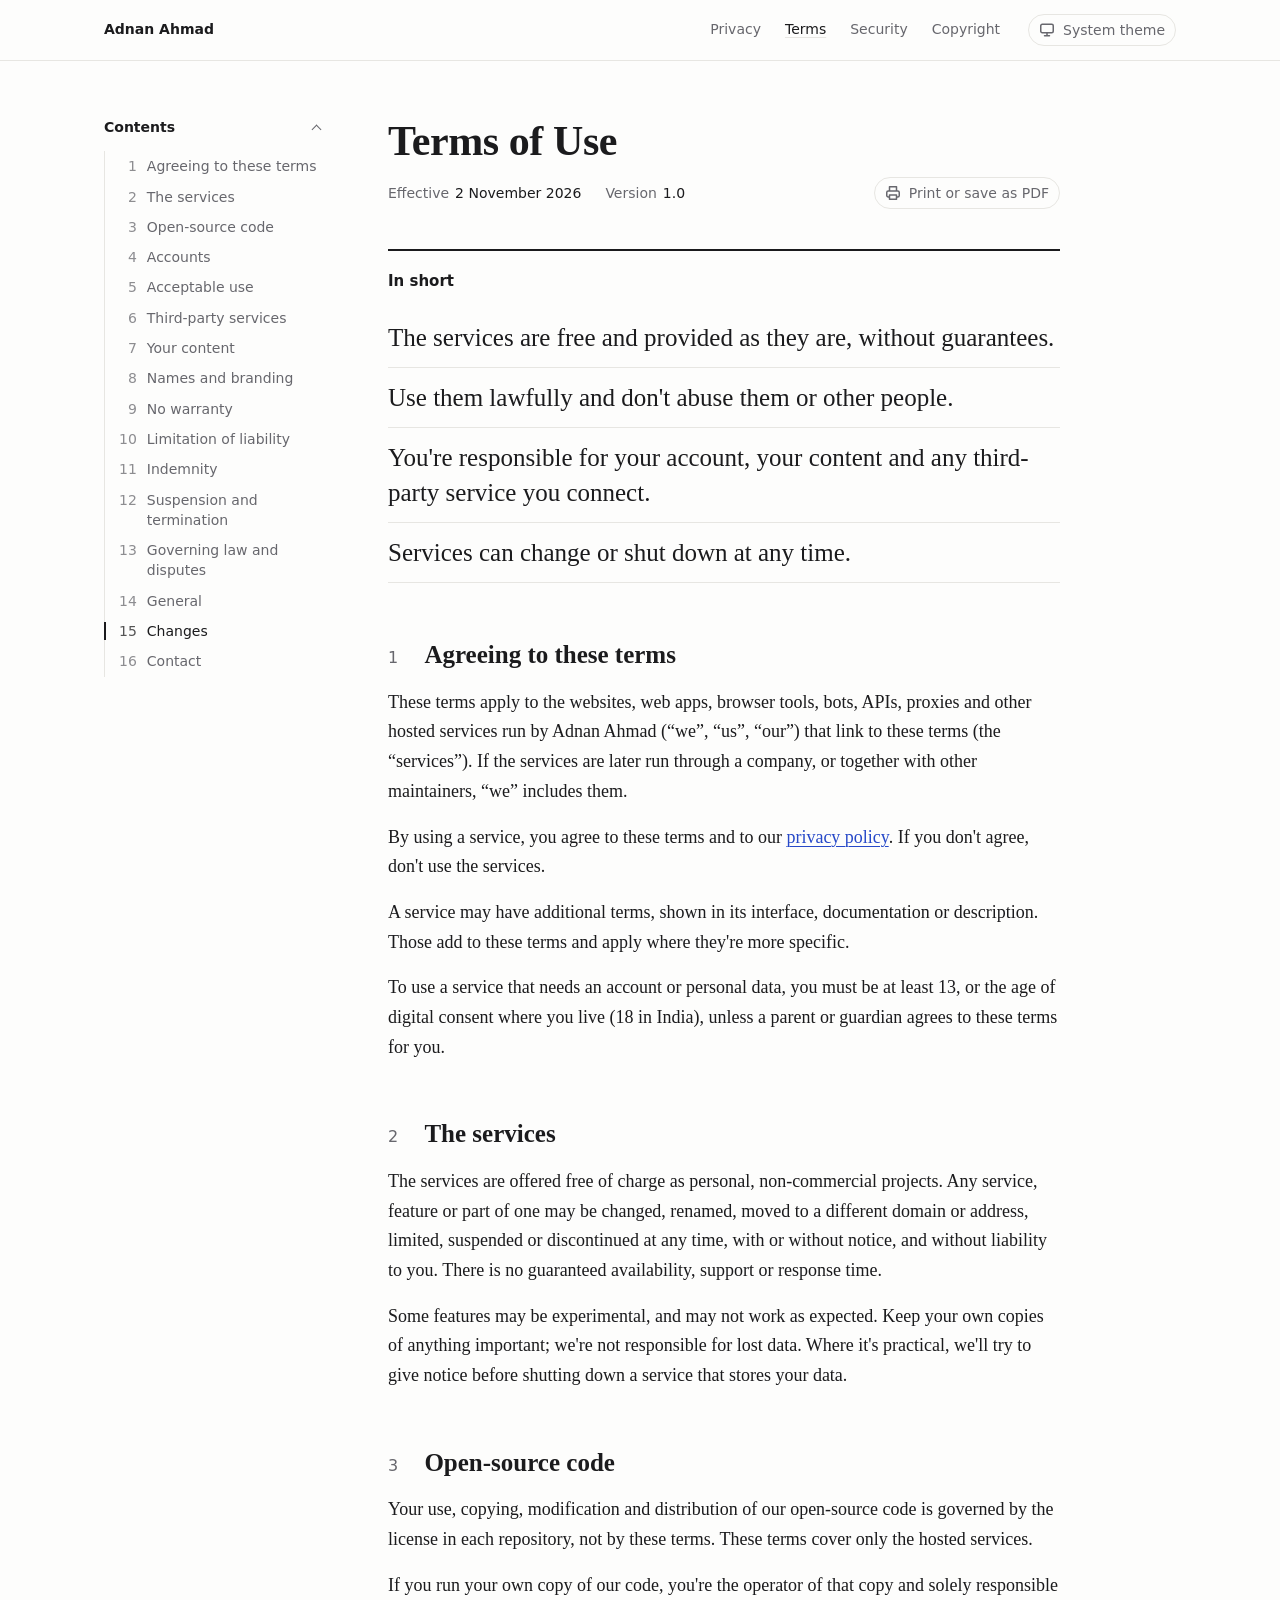
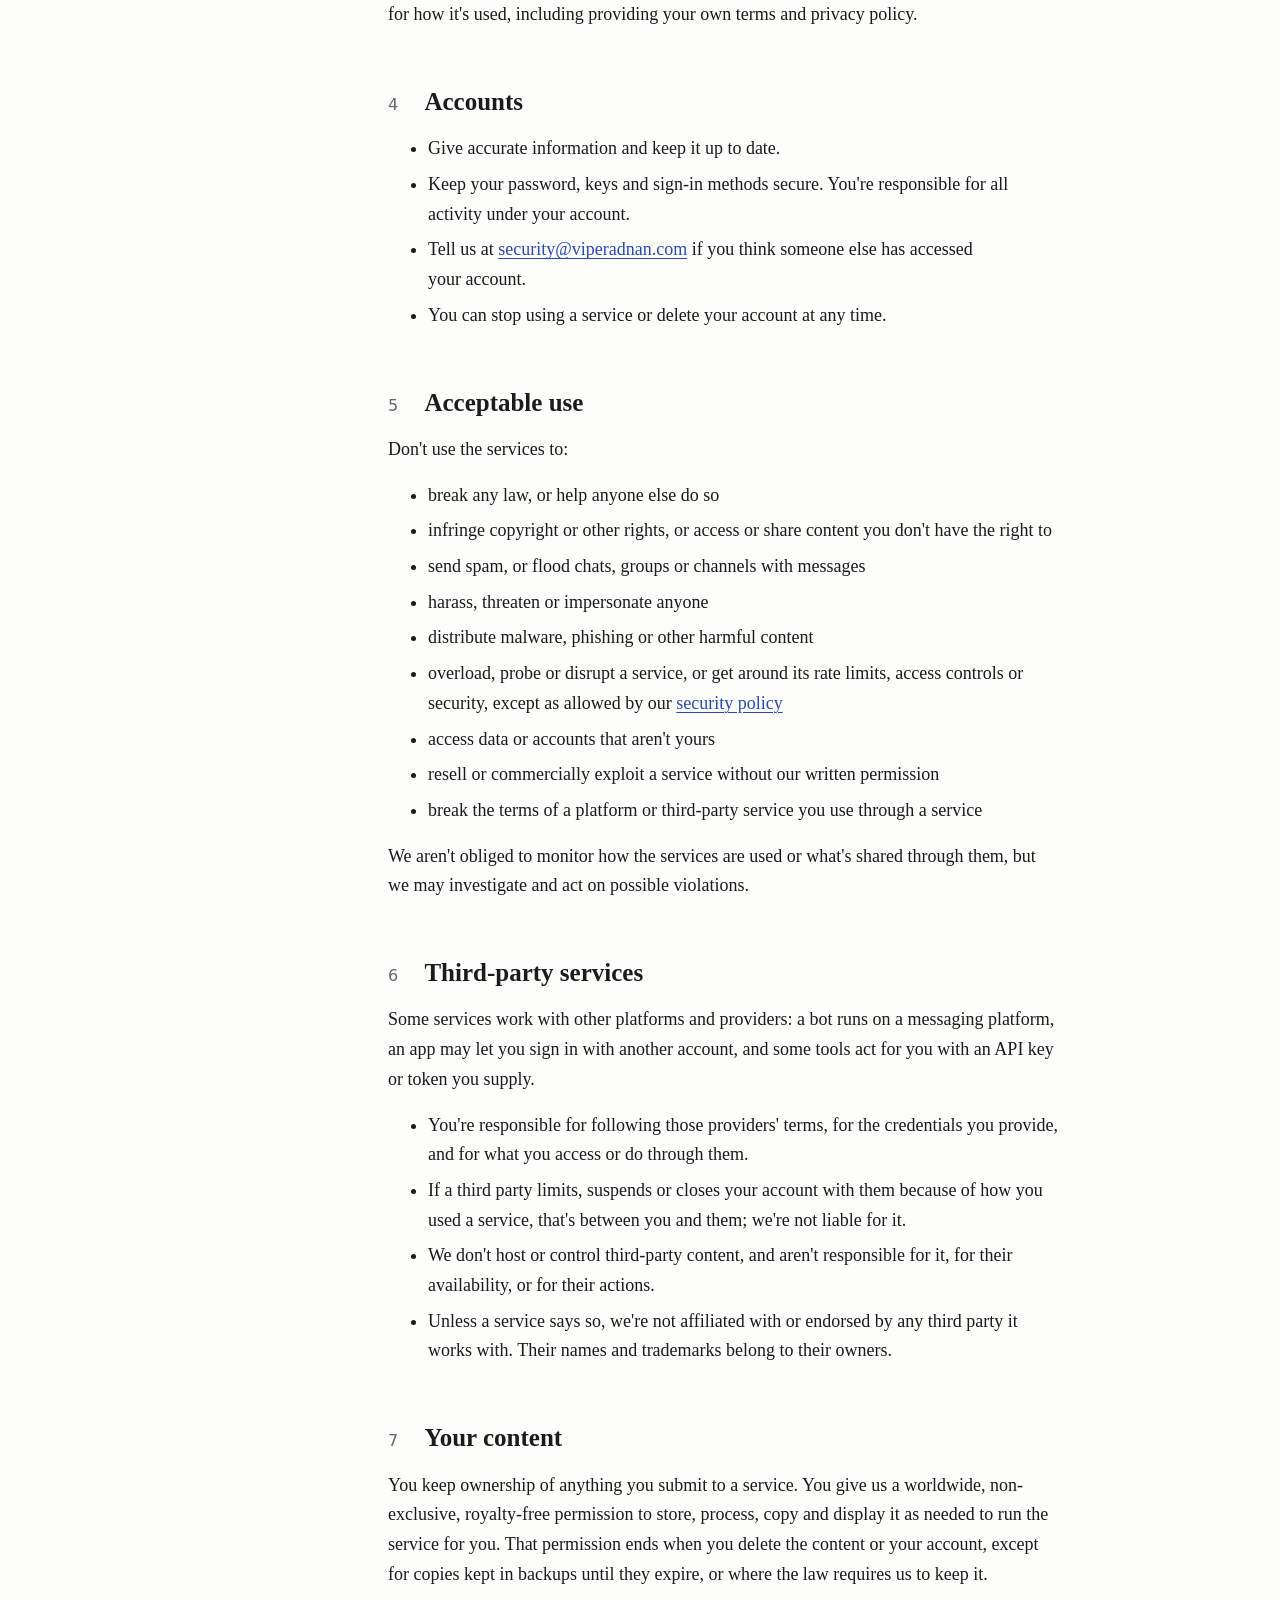
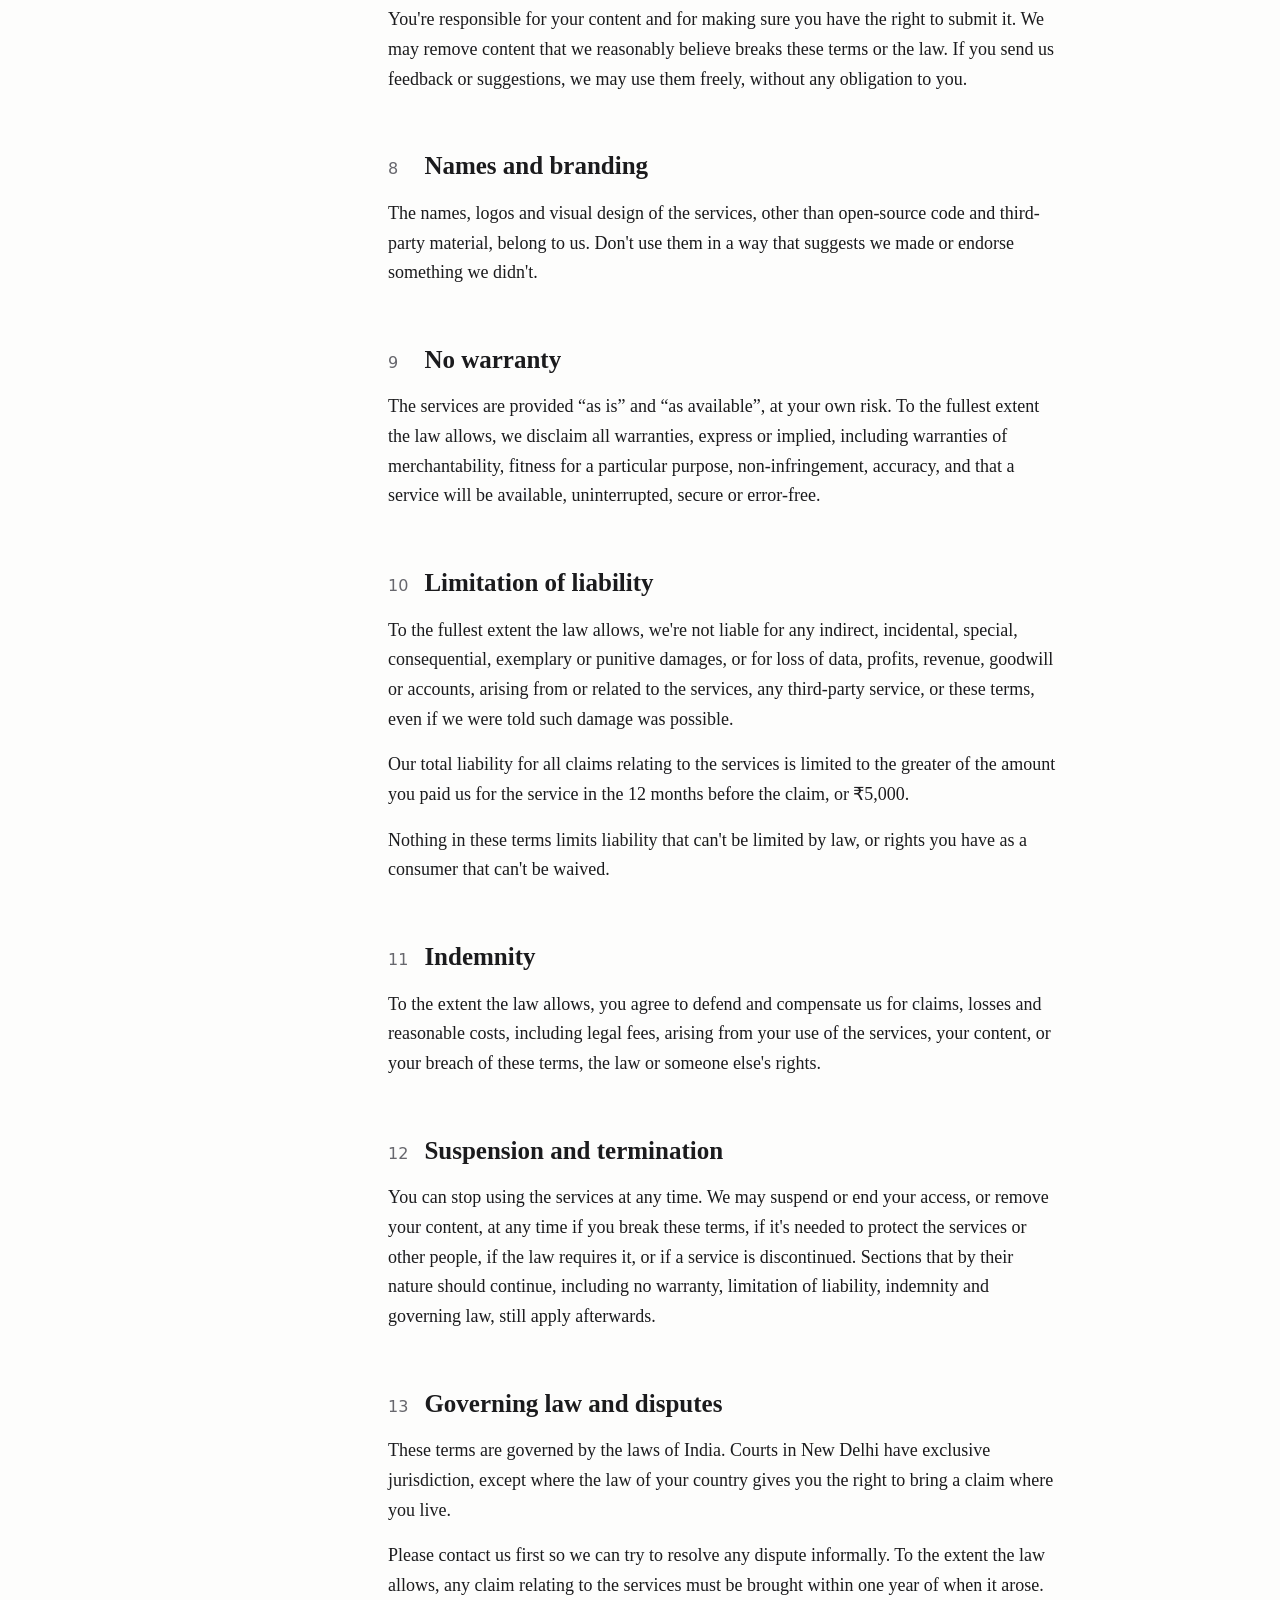
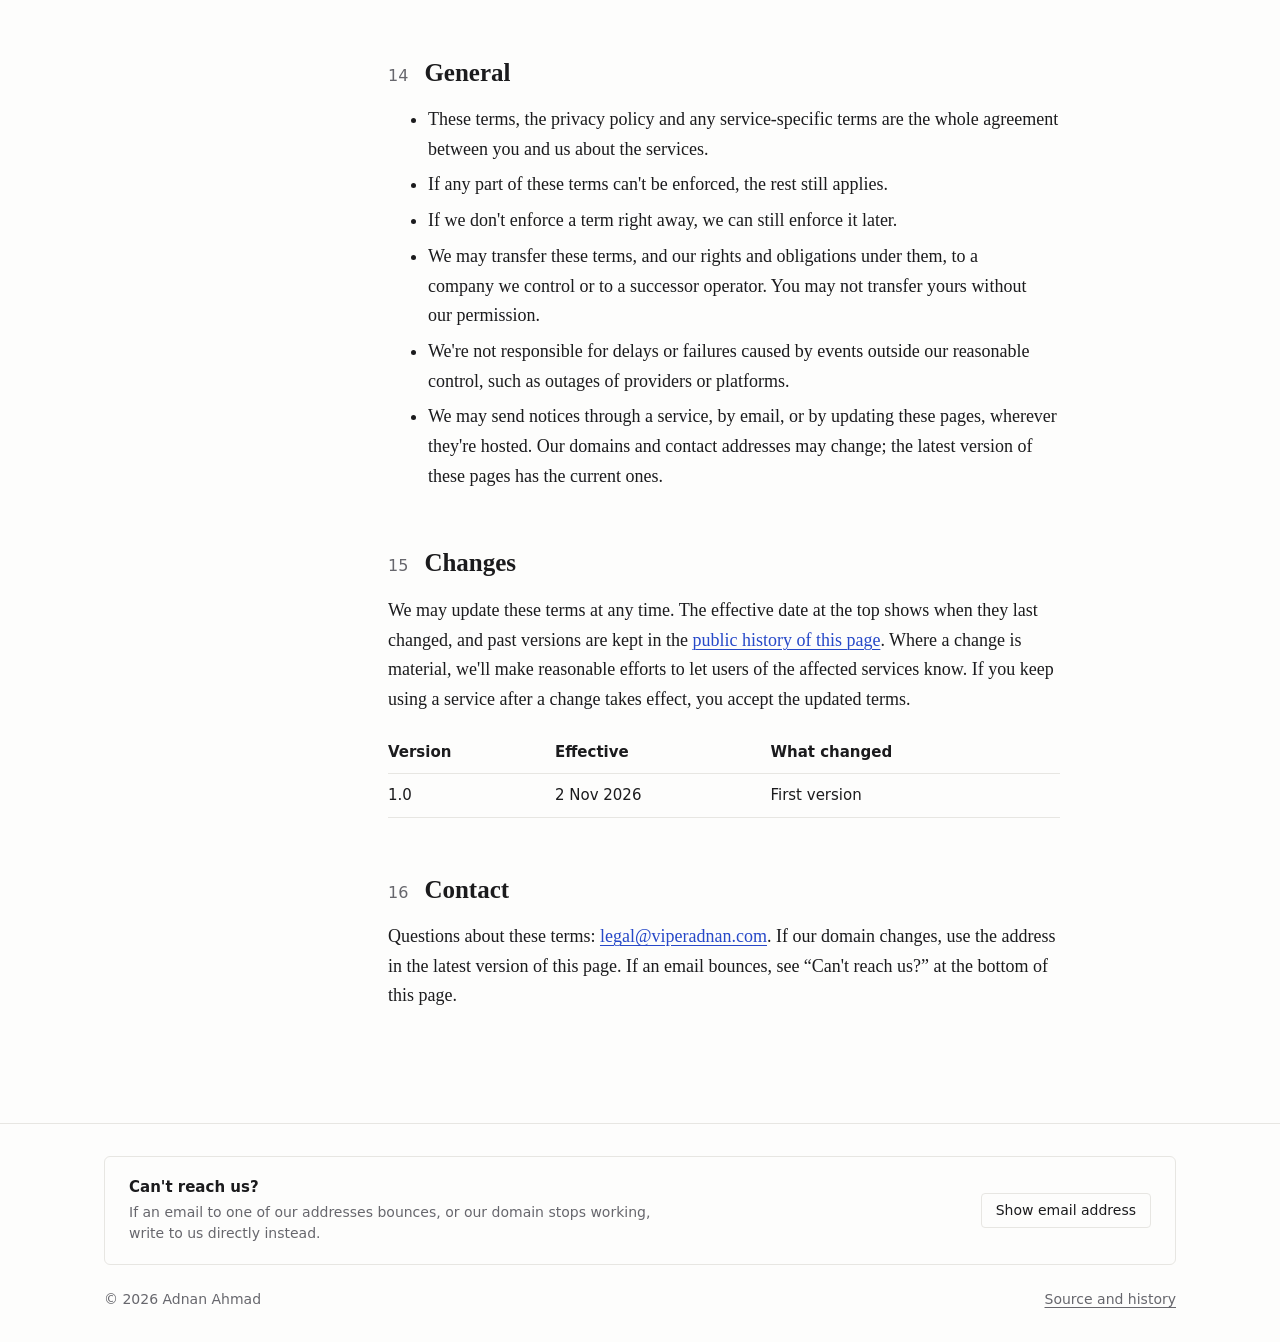
<file: terms/index.html>
<!DOCTYPE html>
<html lang="en">
<head>
    <meta charset="utf-8">
    <meta name="viewport" content="width=device-width, initial-scale=1">
    <script>try{var t=localStorage.getItem('legal-theme');if(t)document.documentElement.dataset.theme=t}catch(e){}</script>
    <title>Terms of Use | Adnan Ahmad</title>
    <meta name="description" content="The terms for using the websites, web apps, bots and other services run by Adnan Ahmad (viperadnan).">
    <meta name="author" content="Adnan Ahmad">
    <meta name="robots" content="index, follow, max-snippet:-1">
    <meta name="color-scheme" content="light dark">
    <meta name="theme-color" media="(prefers-color-scheme: light)" content="#fdfdfc">
    <meta name="theme-color" media="(prefers-color-scheme: dark)" content="#131315">
    <meta name="format-detection" content="telephone=no">
    <link rel="canonical" href="https://viperadnan.com/pages/terms/">
    <link rel="icon" type="image/svg+xml" href="../assets/mark.svg">
    <link rel="sitemap" type="application/xml" href="../sitemap.xml">

    <meta property="og:type" content="article">
    <meta property="og:site_name" content="Adnan Ahmad">
    <meta property="og:locale" content="en_US">
    <meta property="og:title" content="Terms of Use">
    <meta property="og:description" content="The terms for using the websites, web apps, bots and other services run by Adnan Ahmad (viperadnan).">
    <meta property="og:url" content="https://viperadnan.com/pages/terms/">
    <meta property="og:image" content="https://viperadnan.com/pages/terms/og.png">
    <meta property="og:image:type" content="image/png">
    <meta property="og:image:width" content="1200">
    <meta property="og:image:height" content="630">
    <meta property="og:image:alt" content="Terms of Use, by Adnan Ahmad">
    <meta property="article:author" content="Adnan Ahmad">
    <meta property="article:modified_time" content="2026-11-02">
    <meta name="twitter:card" content="summary_large_image">
    <meta name="twitter:site" content="@viperadn">
    <meta name="twitter:title" content="Terms of Use">
    <meta name="twitter:description" content="The terms for using the websites, web apps, bots and other services run by Adnan Ahmad (viperadnan).">
    <meta name="twitter:image" content="https://viperadnan.com/pages/terms/og.png">
    <meta name="twitter:image:alt" content="Terms of Use, by Adnan Ahmad">

    <script type="application/ld+json">
{
    "@context": "https://schema.org",
    "@type": "WebPage",
    "name": "Terms of Use",
    "description": "The terms for using the websites, web apps, bots and other services run by Adnan Ahmad (viperadnan).",
    "url": "https://viperadnan.com/pages/terms/",
    "inLanguage": "en",
    "datePublished": "2026-11-02",
    "dateModified": "2026-11-02",
    "isPartOf": {
        "@type": "WebSite",
        "name": "Adnan Ahmad",
        "url": "https://viperadnan.com/"
    },
    "author": {
        "@id": "https://viperadnan.com/#person"
    },
    "publisher": {
        "@type": "Person",
        "@id": "https://viperadnan.com/#person",
        "name": "Adnan Ahmad",
        "alternateName": "viperadnan",
        "url": "https://viperadnan.com/",
        "sameAs": [
            "https://github.com/viperadnan-git",
            "https://gitlab.com/viperadnan",
            "https://x.com/viperadn"
        ]
    },
    "primaryImageOfPage": {
        "@type": "ImageObject",
        "url": "https://viperadnan.com/pages/terms/og.png",
        "width": 1200,
        "height": 630
    }
}
    </script>

    <link rel="stylesheet" href="../assets/legal.css">
    <script src="../assets/legal.js" defer></script>
</head>
<body>
    <a class="skip" href="#main">Skip to content</a>
    <header class="bar">
        <div class="bar-inner">
            <a class="owner" href="https://viperadnan.com/">Adnan Ahmad</a>
            <nav class="docs-nav" aria-label="Legal documents">
                <ul class="docs">
                    <li><a href="../privacy/">Privacy</a></li>
                    <li><a href="../terms/" aria-current="page">Terms</a></li>
                    <li><a href="../security/">Security</a></li>
                    <li><a href="../copyright/">Copyright</a></li>
                </ul>
            </nav>
            <button class="theme" type="button" data-theme-toggle hidden><svg class="i-system" viewBox="0 0 16 16" aria-hidden="true" fill="none" stroke="currentColor" stroke-width="1.5" stroke-linecap="round" stroke-linejoin="round"><rect x="1.75" y="2.25" width="12.5" height="8.5" rx="1.5"/><path d="M5.5 13.75h5M8 10.75v3"/></svg><svg class="i-light" viewBox="0 0 16 16" aria-hidden="true" fill="none" stroke="currentColor" stroke-width="1.5" stroke-linecap="round" stroke-linejoin="round"><circle cx="8" cy="8" r="2.75"/><path d="M8 1.25v1.5M8 13.25v1.5M1.25 8h1.5M13.25 8h1.5M3.23 3.23l1.06 1.06M11.71 11.71l1.06 1.06M3.23 12.77l1.06-1.06M11.71 4.29l1.06-1.06"/></svg><svg class="i-dark" viewBox="0 0 16 16" aria-hidden="true" fill="none" stroke="currentColor" stroke-width="1.5" stroke-linecap="round" stroke-linejoin="round"><path d="M13.75 9.9A5.9 5.9 0 0 1 6.1 2.25a5.9 5.9 0 1 0 7.65 7.65Z"/></svg><span>System theme</span></button>
        </div>
    </header>

    <div class="layout">
        <nav class="toc" aria-label="Contents">
            <details>
                <summary>Contents</summary>
                <ol>
                    <li><a href="#agreement">Agreeing to these terms</a></li>
                    <li><a href="#services">The services</a></li>
                    <li><a href="#code">Open-source code</a></li>
                    <li><a href="#accounts">Accounts</a></li>
                    <li><a href="#acceptable-use">Acceptable use</a></li>
                    <li><a href="#third-parties">Third-party services</a></li>
                    <li><a href="#content">Your content</a></li>
                    <li><a href="#ownership">Names and branding</a></li>
                    <li><a href="#disclaimer">No warranty</a></li>
                    <li><a href="#liability">Limitation of liability</a></li>
                    <li><a href="#indemnity">Indemnity</a></li>
                    <li><a href="#ending">Suspension and termination</a></li>
                    <li><a href="#law">Governing law and disputes</a></li>
                    <li><a href="#general">General</a></li>
                    <li><a href="#changes">Changes</a></li>
                    <li><a href="#contact">Contact</a></li>
                </ol>
            </details>
        </nav>

        <main class="doc" id="main">
            <h1>Terms of Use</h1>
            <div class="doc-head">
                <dl class="meta">
                    <div><dt>Effective</dt><dd><time datetime="2026-11-02">2 November 2026</time></dd></div>
                    <div><dt>Version</dt><dd>1.0</dd></div>
                </dl>
                <button class="print" type="button" data-print hidden><svg viewBox="0 0 16 16" aria-hidden="true" fill="none" stroke="currentColor" stroke-width="1.5" stroke-linejoin="round"><path d="M4.5 6V1.75h7V6"/><rect x="1.75" y="6" width="12.5" height="6" rx="1.5"/><path d="M4.5 10h7v4.25h-7z" fill="var(--bg)"/></svg><span>Print or save as PDF</span></button>
            </div>

            <div class="summary">
                <h2>In short</h2>
                <ul>
                    <li>The services are free and provided as they are, without guarantees.</li>
                    <li>Use them lawfully and don't abuse them or other people.</li>
                    <li>You're responsible for your account, your content and any third-party service you connect.</li>
                    <li>Services can change or shut down at any time.</li>
                </ul>
            </div>

            <section id="agreement">
                <h2>Agreeing to these terms <a class="anchor" href="#agreement" aria-label="Link to this section">#</a></h2>
                <p>These terms apply to the websites, web apps, browser tools, bots, APIs, proxies and other hosted services run by Adnan Ahmad (“we”, “us”, “our”) that link to these terms (the “services”). If the services are later run through a company, or together with other maintainers, “we” includes them.</p>
                <p>By using a service, you agree to these terms and to our <a href="../privacy/">privacy policy</a>. If you don't agree, don't use the services.</p>
                <p>A service may have additional terms, shown in its interface, documentation or description. Those add to these terms and apply where they're more specific.</p>
                <p>To use a service that needs an account or personal data, you must be at least 13, or the age of digital consent where you live (18 in India), unless a parent or guardian agrees to these terms for you.</p>
            </section>

            <section id="services">
                <h2>The services <a class="anchor" href="#services" aria-label="Link to this section">#</a></h2>
                <p>The services are offered free of charge as personal, non-commercial projects. Any service, feature or part of one may be changed, renamed, moved to a different domain or address, limited, suspended or discontinued at any time, with or without notice, and without liability to you. There is no guaranteed availability, support or response time.</p>
                <p>Some features may be experimental, and may not work as expected. Keep your own copies of anything important; we're not responsible for lost data. Where it's practical, we'll try to give notice before shutting down a service that stores your data.</p>
            </section>

            <section id="code">
                <h2>Open-source code <a class="anchor" href="#code" aria-label="Link to this section">#</a></h2>
                <p>Your use, copying, modification and distribution of our open-source code is governed by the license in each repository, not by these terms. These terms cover only the hosted services.</p>
                <p>If you run your own copy of our code, you're the operator of that copy and solely responsible for how it's used, including providing your own terms and privacy policy.</p>
            </section>

            <section id="accounts">
                <h2>Accounts <a class="anchor" href="#accounts" aria-label="Link to this section">#</a></h2>
                <ul>
                    <li>Give accurate information and keep it up to date.</li>
                    <li>Keep your password, keys and sign-in methods secure. You're responsible for all activity under your account.</li>
                    <li>Tell us at <a href="mailto:security@viperadnan.com">security@viperadnan.com</a> if you think someone else has accessed your account.</li>
                    <li>You can stop using a service or delete your account at any time.</li>
                </ul>
            </section>

            <section id="acceptable-use">
                <h2>Acceptable use <a class="anchor" href="#acceptable-use" aria-label="Link to this section">#</a></h2>
                <p>Don't use the services to:</p>
                <ul>
                    <li>break any law, or help anyone else do so</li>
                    <li>infringe copyright or other rights, or access or share content you don't have the right to</li>
                    <li>send spam, or flood chats, groups or channels with messages</li>
                    <li>harass, threaten or impersonate anyone</li>
                    <li>distribute malware, phishing or other harmful content</li>
                    <li>overload, probe or disrupt a service, or get around its rate limits, access controls or security, except as allowed by our <a href="../security/">security policy</a></li>
                    <li>access data or accounts that aren't yours</li>
                    <li>resell or commercially exploit a service without our written permission</li>
                    <li>break the terms of a platform or third-party service you use through a service</li>
                </ul>
                <p>We aren't obliged to monitor how the services are used or what's shared through them, but we may investigate and act on possible violations.</p>
            </section>

            <section id="third-parties">
                <h2>Third-party services <a class="anchor" href="#third-parties" aria-label="Link to this section">#</a></h2>
                <p>Some services work with other platforms and providers: a bot runs on a messaging platform, an app may let you sign in with another account, and some tools act for you with an API key or token you supply.</p>
                <ul>
                    <li>You're responsible for following those providers' terms, for the credentials you provide, and for what you access or do through them.</li>
                    <li>If a third party limits, suspends or closes your account with them because of how you used a service, that's between you and them; we're not liable for it.</li>
                    <li>We don't host or control third-party content, and aren't responsible for it, for their availability, or for their actions.</li>
                    <li>Unless a service says so, we're not affiliated with or endorsed by any third party it works with. Their names and trademarks belong to their owners.</li>
                </ul>
            </section>

            <section id="content">
                <h2>Your content <a class="anchor" href="#content" aria-label="Link to this section">#</a></h2>
                <p>You keep ownership of anything you submit to a service. You give us a worldwide, non-exclusive, royalty-free permission to store, process, copy and display it as needed to run the service for you. That permission ends when you delete the content or your account, except for copies kept in backups until they expire, or where the law requires us to keep it.</p>
                <p>You're responsible for your content and for making sure you have the right to submit it. We may remove content that we reasonably believe breaks these terms or the law. If you send us feedback or suggestions, we may use them freely, without any obligation to you.</p>
            </section>

            <section id="ownership">
                <h2>Names and branding <a class="anchor" href="#ownership" aria-label="Link to this section">#</a></h2>
                <p>The names, logos and visual design of the services, other than open-source code and third-party material, belong to us. Don't use them in a way that suggests we made or endorse something we didn't.</p>
            </section>

            <section id="disclaimer">
                <h2>No warranty <a class="anchor" href="#disclaimer" aria-label="Link to this section">#</a></h2>
                <p>The services are provided “as is” and “as available”, at your own risk. To the fullest extent the law allows, we disclaim all warranties, express or implied, including warranties of merchantability, fitness for a particular purpose, non-infringement, accuracy, and that a service will be available, uninterrupted, secure or error-free.</p>
            </section>

            <section id="liability">
                <h2>Limitation of liability <a class="anchor" href="#liability" aria-label="Link to this section">#</a></h2>
                <p>To the fullest extent the law allows, we're not liable for any indirect, incidental, special, consequential, exemplary or punitive damages, or for loss of data, profits, revenue, goodwill or accounts, arising from or related to the services, any third-party service, or these terms, even if we were told such damage was possible.</p>
                <p>Our total liability for all claims relating to the services is limited to the greater of the amount you paid us for the service in the 12 months before the claim, or ₹5,000.</p>
                <p>Nothing in these terms limits liability that can't be limited by law, or rights you have as a consumer that can't be waived.</p>
            </section>

            <section id="indemnity">
                <h2>Indemnity <a class="anchor" href="#indemnity" aria-label="Link to this section">#</a></h2>
                <p>To the extent the law allows, you agree to defend and compensate us for claims, losses and reasonable costs, including legal fees, arising from your use of the services, your content, or your breach of these terms, the law or someone else's rights.</p>
            </section>

            <section id="ending">
                <h2>Suspension and termination <a class="anchor" href="#ending" aria-label="Link to this section">#</a></h2>
                <p>You can stop using the services at any time. We may suspend or end your access, or remove your content, at any time if you break these terms, if it's needed to protect the services or other people, if the law requires it, or if a service is discontinued. Sections that by their nature should continue, including no warranty, limitation of liability, indemnity and governing law, still apply afterwards.</p>
            </section>

            <section id="law">
                <h2>Governing law and disputes <a class="anchor" href="#law" aria-label="Link to this section">#</a></h2>
                <p>These terms are governed by the laws of India. Courts in New Delhi have exclusive jurisdiction, except where the law of your country gives you the right to bring a claim where you live.</p>
                <p>Please contact us first so we can try to resolve any dispute informally. To the extent the law allows, any claim relating to the services must be brought within one year of when it arose.</p>
            </section>

            <section id="general">
                <h2>General <a class="anchor" href="#general" aria-label="Link to this section">#</a></h2>
                <ul>
                    <li>These terms, the privacy policy and any service-specific terms are the whole agreement between you and us about the services.</li>
                    <li>If any part of these terms can't be enforced, the rest still applies.</li>
                    <li>If we don't enforce a term right away, we can still enforce it later.</li>
                    <li>We may transfer these terms, and our rights and obligations under them, to a company we control or to a successor operator. You may not transfer yours without our permission.</li>
                    <li>We're not responsible for delays or failures caused by events outside our reasonable control, such as outages of providers or platforms.</li>
                    <li>We may send notices through a service, by email, or by updating these pages, wherever they're hosted. Our domains and contact addresses may change; the latest version of these pages has the current ones.</li>
                </ul>
            </section>

            <section id="changes">
                <h2>Changes <a class="anchor" href="#changes" aria-label="Link to this section">#</a></h2>
                <p>We may update these terms at any time. The effective date at the top shows when they last changed, and past versions are kept in the <a href="https://github.com/viperadnan-git/pages/commits/main/terms">public history of this page</a>. Where a change is material, we'll make reasonable efforts to let users of the affected services know. If you keep using a service after a change takes effect, you accept the updated terms.</p>
                <div class="table">
                    <table>
                        <thead>
                            <tr><th scope="col">Version</th><th scope="col">Effective</th><th scope="col">What changed</th></tr>
                        </thead>
                        <tbody>
                            <tr><td>1.0</td><td>2 Nov 2026</td><td>First version</td></tr>
                        </tbody>
                    </table>
                </div>
            </section>

            <section id="contact">
                <h2>Contact <a class="anchor" href="#contact" aria-label="Link to this section">#</a></h2>
                <p>Questions about these terms: <a href="mailto:legal@viperadnan.com">legal@viperadnan.com</a>. If our domain changes, use the address in the latest version of this page. If an email bounces, see “Can't reach us?” at the bottom of this page.</p>
            </section>
        </main>
    </div>

    <footer class="foot">
        <div class="foot-inner">
            <section class="reach" aria-labelledby="reach-title">
                <div>
                    <h2 id="reach-title">Can't reach us?</h2>
                    <p>If an email to one of our addresses bounces, or our domain stops working, write to us directly instead.</p>
                </div>
                <div class="reach-action" data-reveal>
                    <button class="btn" type="button" data-reveal-email="bW9jLmxpYW1nQG5hbmRhcmVwaXY=" hidden>Show email address</button>
                    <noscript>Turn on JavaScript to see the address, or open an issue at <a href="https://github.com/viperadnan-git/pages/issues">github.com/viperadnan-git/pages</a>.</noscript>
                </div>
            </section>
            <div class="foot-meta">
                <span>© 2026 Adnan Ahmad</span>
                <a href="https://github.com/viperadnan-git/pages/tree/main/terms">Source and history</a>
            </div>
        </div>
    </footer>
</body>
</html>
</file>
<file: assets/legal.css>
/* Legal documents: privacy, terms, security, copyright.
   System fonts only, so these pages make no third-party requests. */

:root {
    --bg: #fdfdfc;
    --text: #1b1b1d;
    --muted: #67676d;
    --rule: #e7e6e2;
    --link: #2648c8;
    --serif: Charter, 'Bitstream Charter', 'Sitka Text', 'Iowan Old Style', Cambria, Georgia, serif;
    --sans: system-ui, -apple-system, 'Segoe UI', Roboto, 'Helvetica Neue', sans-serif;
    color-scheme: light dark;
}

/* Dark: follows the system unless the reader picks a theme (data-theme on <html>) */
@media (prefers-color-scheme: dark) {
    :root:not([data-theme="light"]) {
        --bg: #131315;
        --text: #e9e9ec;
        --muted: #a0a0a8;
        --rule: #2a2a2e;
        --link: #9db0ff;
        color-scheme: dark;
    }
}

:root[data-theme="dark"] {
    --bg: #131315;
    --text: #e9e9ec;
    --muted: #a0a0a8;
    --rule: #2a2a2e;
    --link: #9db0ff;
    color-scheme: dark;
}

:root[data-theme="light"] {
    color-scheme: light;
}

*,
*::before,
*::after {
    box-sizing: border-box;
}

html {
    -webkit-text-size-adjust: 100%;
    scroll-padding-top: 24px;
}

body {
    margin: 0;
    background: var(--bg);
    color: var(--text);
    font: 18px/1.65 var(--serif);
    -webkit-font-smoothing: antialiased;
}

a {
    color: var(--link);
    text-underline-offset: 3px;
    text-decoration-thickness: 1px;
}

a:focus-visible,
summary:focus-visible {
    outline: 2px solid var(--link);
    outline-offset: 2px;
    border-radius: 2px;
}

/* Skip link */
.skip {
    position: absolute;
    left: 16px;
    top: -48px;
    z-index: 10;
    padding: 8px 14px;
    background: var(--text);
    color: var(--bg);
    font: 600 14px var(--sans);
    border-radius: 4px;
    text-decoration: none;
}

.skip:focus {
    top: 12px;
}

/* Site bar: one row when wide; name + theme, then the documents, when narrow */
.bar {
    border-bottom: 1px solid var(--rule);
    font: 14px/1.4 var(--sans);
}

.bar-inner {
    max-width: 1120px;
    margin: 0 auto;
    padding: 14px 24px;
    display: grid;
    grid-template-columns: auto 1fr auto;
    grid-template-areas: "owner nav theme";
    align-items: center;
    gap: 8px 28px;
}

.owner {
    grid-area: owner;
    color: var(--text);
    font-weight: 600;
    text-decoration: none;
}

.docs-nav {
    grid-area: nav;
    justify-self: end;
}

.docs {
    display: flex;
    gap: 4px 24px;
    margin: 0;
    padding: 0;
    list-style: none;
}

.docs a {
    display: block;
    padding: 6px 0;
    color: var(--muted);
    text-decoration: none;
}

.docs a:hover {
    color: var(--text);
}

.theme {
    grid-area: theme;
}

.theme,
.print {
    display: inline-flex;
    align-items: center;
    gap: 8px;
    min-height: 32px;
    padding: 0 10px;
    font: 14px/1 var(--sans);
    color: var(--muted);
    background: none;
    border: 1px solid var(--rule);
    border-radius: 999px;
    cursor: pointer;
    flex: none;
}

/* show the icon for the current mode */
.theme svg {
    display: none;
}

.theme[data-mode="system"] .i-system,
.theme[data-mode="light"] .i-light,
.theme[data-mode="dark"] .i-dark {
    display: block;
}

.theme:hover,
.print:hover {
    color: var(--text);
    border-color: var(--muted);
}

.theme:focus-visible,
.print:focus-visible {
    outline: 2px solid var(--link);
    outline-offset: 2px;
}

.theme svg,
.print svg {
    width: 16px;
    height: 16px;
    flex: none;
}

@media (max-width: 720px) {
    .bar-inner {
        grid-template-columns: 1fr auto;
        grid-template-areas: "owner theme" "nav nav";
        padding-bottom: 0;
    }

    .docs-nav {
        justify-self: stretch;
        border-top: 1px solid var(--rule);
    }

    .docs {
        justify-content: space-between;
    }

    .docs a {
        padding: 12px 0;
    }

    /* icon only; the label stays for screen readers */
    .theme {
        width: 36px;
        height: 36px;
        padding: 0;
        justify-content: center;
    }

    .theme span {
        position: absolute;
        width: 1px;
        height: 1px;
        overflow: hidden;
        clip: rect(0 0 0 0);
        white-space: nowrap;
    }
}

.btn {
    font: 14px/1.4 var(--sans);
    color: var(--muted);
    background: none;
    border: 1px solid var(--rule);
    border-radius: 4px;
    padding: 4px 10px;
    cursor: pointer;
}

.btn:hover {
    color: var(--text);
    border-color: var(--muted);
}

.btn:focus-visible {
    outline: 2px solid var(--link);
    outline-offset: 2px;
}

.docs a[aria-current="page"] {
    color: var(--text);
    text-decoration: underline;
    text-decoration-color: var(--rule);
}

/* Layout */
.layout {
    max-width: 1120px;
    margin: 0 auto;
    padding: 56px 24px 96px;
    display: grid;
    grid-template-columns: 220px minmax(0, 42rem);
    gap: 64px;
}

/* Contents: a rail of sections; the one being read is marked on the rail */
.toc {
    font: 14px/1.45 var(--sans);
}

.toc details {
    position: sticky;
    top: 24px;
    max-height: calc(100vh - 48px);
    overflow-y: auto;
    overscroll-behavior: contain;
}

.toc summary {
    display: flex;
    align-items: center;
    justify-content: space-between;
    gap: 12px;
    margin-bottom: 14px;
    font-weight: 600;
    color: var(--text);
    cursor: pointer;
    list-style: none;
    user-select: none;
    -webkit-user-select: none;
}

.toc summary::-webkit-details-marker {
    display: none;
}

/* chevron: points down when closed, up when open */
.toc summary::after {
    content: "";
    width: 7px;
    height: 7px;
    margin-right: 4px;
    border-right: 1.5px solid var(--muted);
    border-bottom: 1.5px solid var(--muted);
    transform: translateY(-2px) rotate(45deg);
    transition: transform .15s ease;
}

.toc details[open] summary::after {
    transform: translateY(2px) rotate(-135deg);
}

.toc ol {
    margin: 0;
    padding: 0;
    list-style: none;
    counter-reset: toc;
    border-left: 1px solid var(--rule);
}

.toc li {
    counter-increment: toc;
}

.toc a {
    position: relative;
    display: flex;
    gap: 10px;
    padding: 5px 0 5px 14px;
    color: var(--muted);
    text-decoration: none;
}

.toc a::before {
    content: counter(toc);
    flex: none;
    width: 2ch;
    text-align: right;
    font-variant-numeric: tabular-nums;
    opacity: .75;
}

.toc a:hover {
    color: var(--text);
}

.toc a.is-current {
    color: var(--text);
    font-weight: 500;
}

/* the marker sits on the rail */
.toc a.is-current::after {
    content: "";
    position: absolute;
    left: -1px;
    top: 6px;
    bottom: 6px;
    width: 2px;
    background: var(--text);
}

/* Document */
.doc h1 {
    font-size: clamp(32px, 5vw, 42px);
    line-height: 1.15;
    font-weight: 600;
    letter-spacing: -.01em;
    margin: 0 0 12px;
}

/* Dates and print: one row at every width */
.doc-head {
    display: flex;
    align-items: center;
    justify-content: space-between;
    gap: 12px 24px;
    margin: 0 0 40px;
}

.meta {
    display: flex;
    flex-wrap: wrap;
    gap: 4px 24px;
    margin: 0;
    font: 14px/1.5 var(--sans);
    color: var(--muted);
}

.meta div {
    display: flex;
    gap: 6px;
}

.meta dd {
    margin: 0;
    color: var(--text);
}

/* The one bold element: plain-language commitments set large */
.summary {
    border-top: 2px solid var(--text);
    padding-top: 20px;
    margin-bottom: 24px;
}

.summary h2 {
    font: 600 15px/1.4 var(--sans);
    margin: 0 0 16px;
}

.summary ul {
    list-style: none;
    margin: 0;
    padding: 0;
}

.summary li {
    font-size: clamp(21px, 2.6vw, 25px);
    line-height: 1.4;
    padding: 12px 0;
    border-bottom: 1px solid var(--rule);
}

.doc .summary li + li {
    margin-top: 0;
}

.doc section {
    counter-increment: section;
}

.doc {
    counter-reset: section;
}

.doc section > h2 {
    font-size: 25px;
    line-height: 1.3;
    font-weight: 600;
    margin: 56px 0 16px;
    display: flex;
    gap: 14px;
    align-items: baseline;
}

.doc section > h2::before {
    content: counter(section);
    font: 500 16px/1 var(--sans);
    color: var(--muted);
    min-width: 1.4em;
    font-variant-numeric: tabular-nums;
}

.anchor {
    margin-left: auto;
    font: 15px var(--sans);
    color: var(--muted);
    text-decoration: none;
    opacity: 0;
    transition: opacity .15s;
}

h2:hover .anchor,
.anchor:focus-visible {
    opacity: 1;
}

.doc h3 {
    font: 600 17px/1.4 var(--sans);
    margin: 32px 0 8px;
}

.doc p,
.doc ul,
.doc ol {
    margin: 0 0 16px;
}

/* avoid a lone word on the last line; ignored where unsupported */
.doc p,
.doc li,
.reach p {
    text-wrap: pretty;
}

.doc li + li {
    margin-top: 6px;
}

.doc ul ul {
    margin: 6px 0 0;
}

.note {
    color: var(--muted);
    font-size: 16px;
}

.contact {
    font: 16px/1.6 var(--sans);
    border-left: 2px solid var(--rule);
    padding-left: 16px;
    margin: 0 0 16px;
}

/* Tables */
.table {
    overflow-x: auto;
    margin: 8px 0 24px;
}

table {
    width: 100%;
    border-collapse: collapse;
    font: 15px/1.5 var(--sans);
}

th,
td {
    text-align: left;
    vertical-align: top;
    padding: 10px 16px 10px 0;
    border-bottom: 1px solid var(--rule);
}

th {
    font-weight: 600;
    white-space: nowrap;
}

td:first-child {
    font-weight: 500;
}

/* Footer */
.foot {
    border-top: 1px solid var(--rule);
    font: 14px/1.5 var(--sans);
    color: var(--muted);
}

.foot-inner {
    max-width: 1120px;
    margin: 0 auto;
    padding: 32px 24px;
}

.reach {
    display: grid;
    grid-template-columns: minmax(0, 1fr) auto;
    align-items: center;
    gap: 16px 32px;
    padding: 20px 24px;
    border: 1px solid var(--rule);
    border-radius: 6px;
}

.reach h2 {
    margin: 0 0 4px;
    font: 600 15px/1.4 var(--sans);
    color: var(--text);
}

.reach p {
    margin: 0;
    max-width: 60ch;
}

.reach-action {
    display: flex;
    flex-wrap: wrap;
    align-items: center;
    gap: 8px 12px;
}

.reach-action .btn {
    padding: 7px 14px;
    color: var(--text);
}

.reach-action .address {
    font: 15px/1.4 var(--sans);
    color: var(--link);
    overflow-wrap: anywhere;
}

.foot-meta {
    display: flex;
    flex-wrap: wrap;
    justify-content: space-between;
    gap: 8px 24px;
    margin-top: 24px;
}

.foot a {
    color: var(--muted);
}

@media (max-width: 720px) {
    .reach {
        grid-template-columns: minmax(0, 1fr);
        padding: 18px;
    }
}

@media (max-width: 960px) {
    .layout {
        grid-template-columns: minmax(0, 1fr);
        gap: 24px;
        padding-top: 32px;
    }

    .toc {
        border: 1px solid var(--rule);
        border-radius: 6px;
    }

    .toc details {
        position: static;
        max-height: none;
    }

    .toc summary {
        margin: 0;
        padding: 14px 16px;
    }

    .toc ol {
        margin: 0 16px 14px;
    }
}

@media (prefers-reduced-motion: reduce) {
    .anchor {
        transition: none;
    }
}

@media (max-width: 560px) {
    .print {
        width: 36px;
        height: 36px;
        padding: 0;
        justify-content: center;
    }

    .print span {
        position: absolute;
        width: 1px;
        height: 1px;
        overflow: hidden;
        clip: rect(0 0 0 0);
        white-space: nowrap;
    }

    body {
        font-size: 17px;
    }

    .doc section > h2 {
        font-size: 22px;
    }

    .anchor {
        display: none;
    }
}

@media print {
    /* paper is always light: outranks the dark theme selectors above */
    :root,
    :root[data-theme] {
        --bg: #fff;
        --text: #000;
        --muted: #444;
        --rule: #ddd;
        --link: #000;
        color-scheme: light;
    }

    .bar,
    .toc,
    .anchor,
    .btn,
    .theme,
    .print,
    .skip,
    .reach {
        display: none;
    }

    .layout {
        display: block;
        padding: 0;
    }

    body {
        font-size: 11pt;
    }
}
</file>
